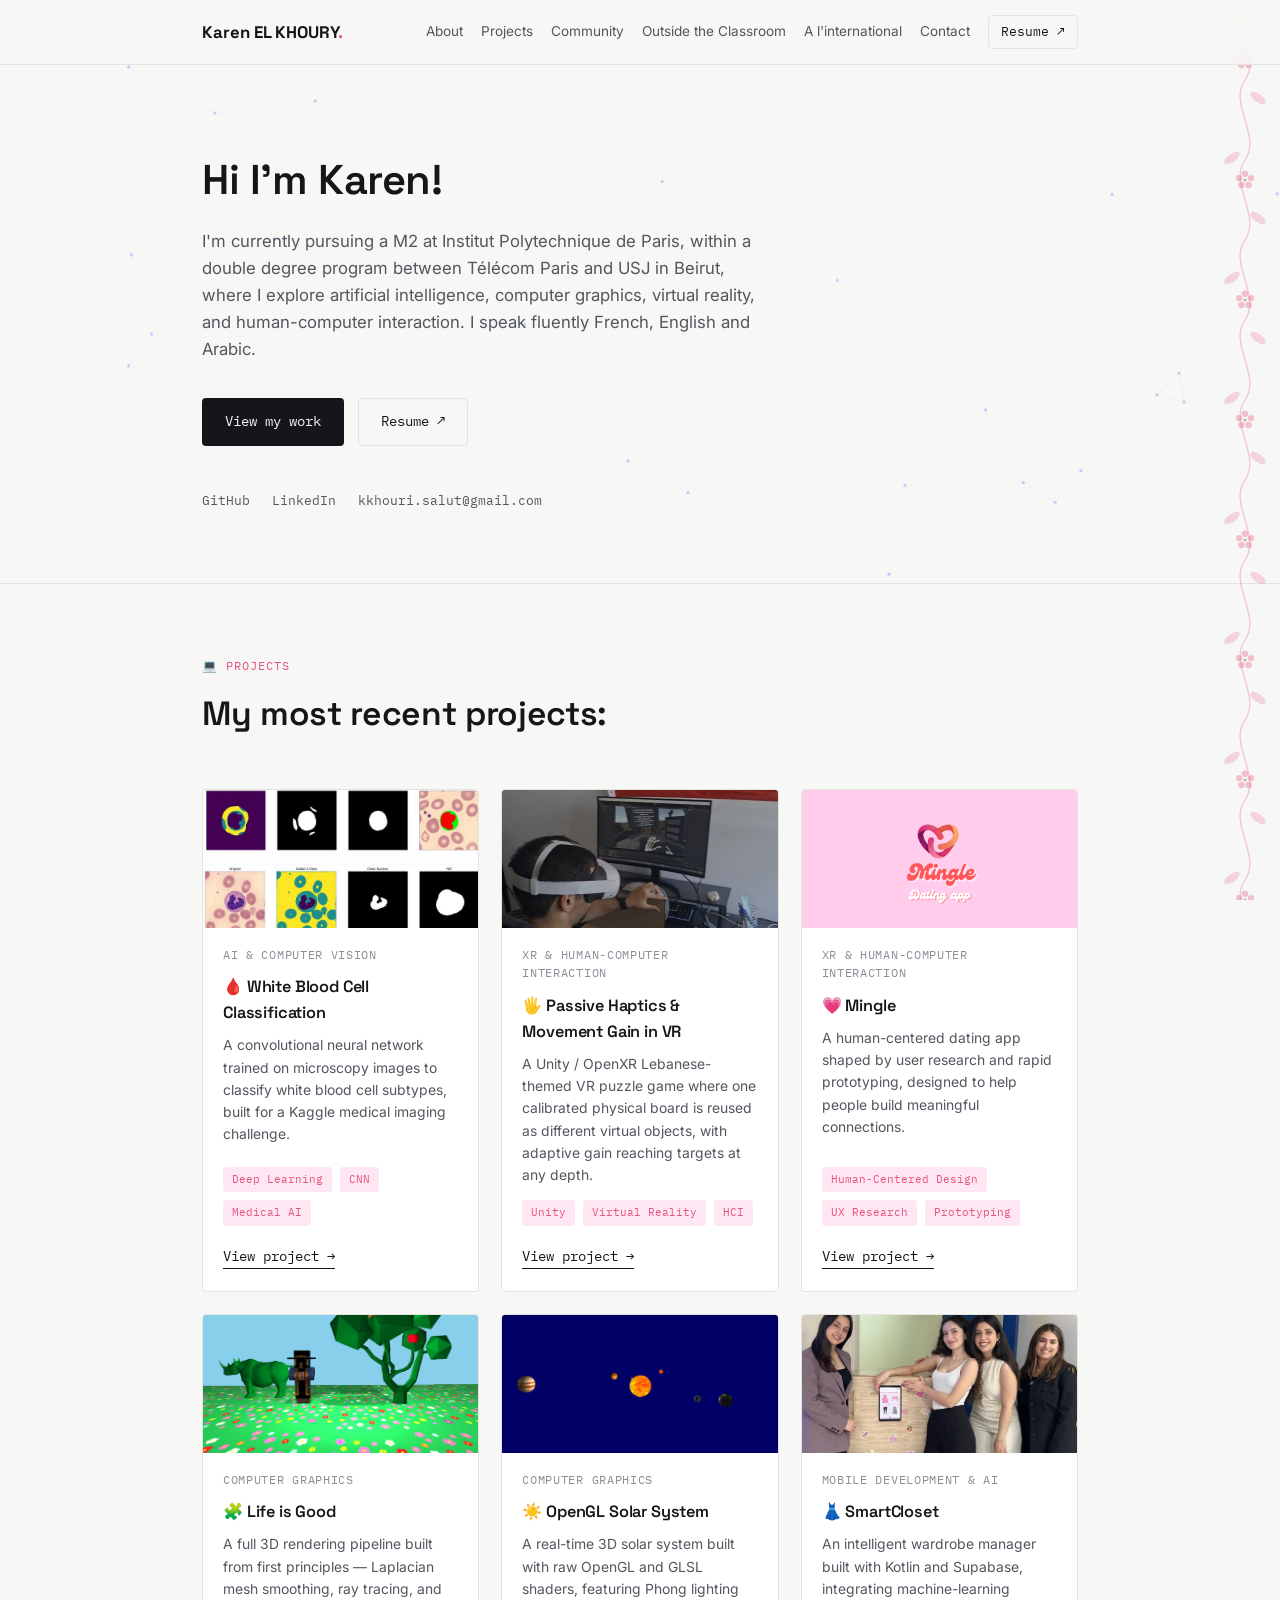
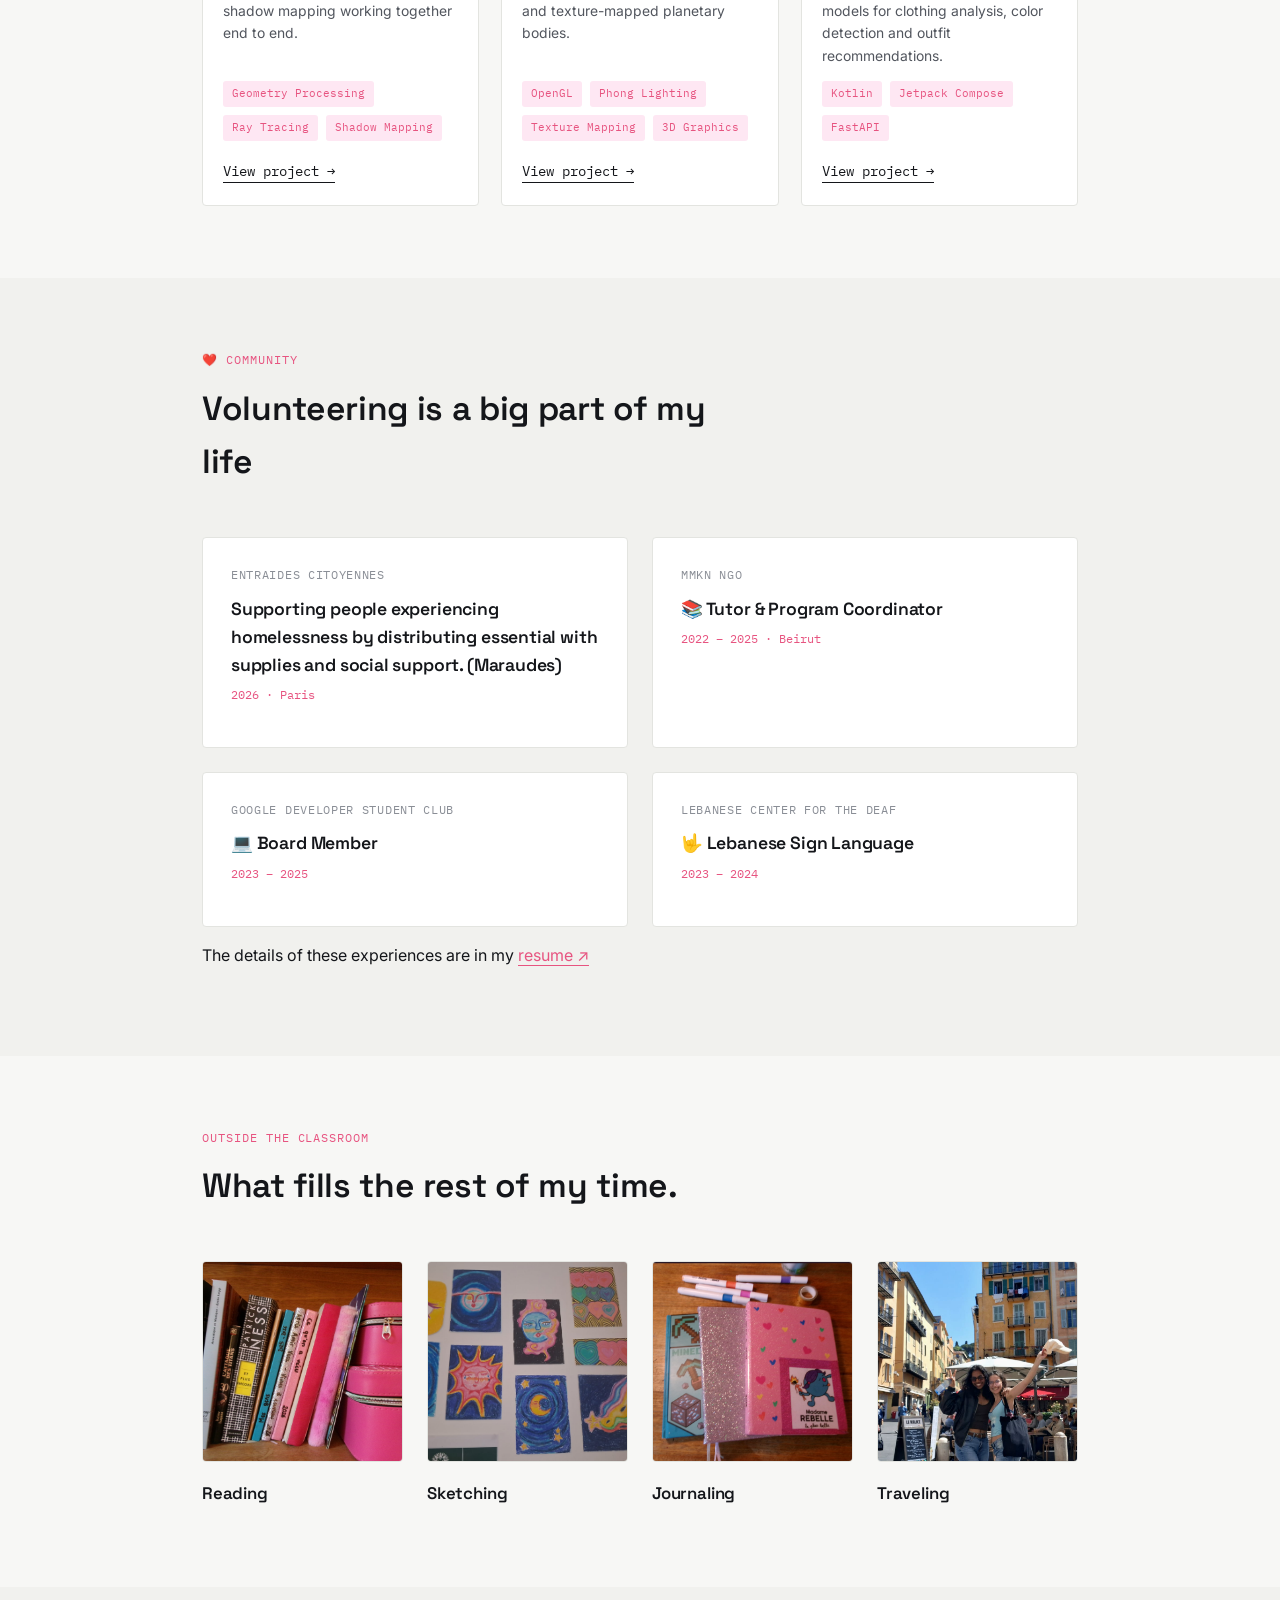
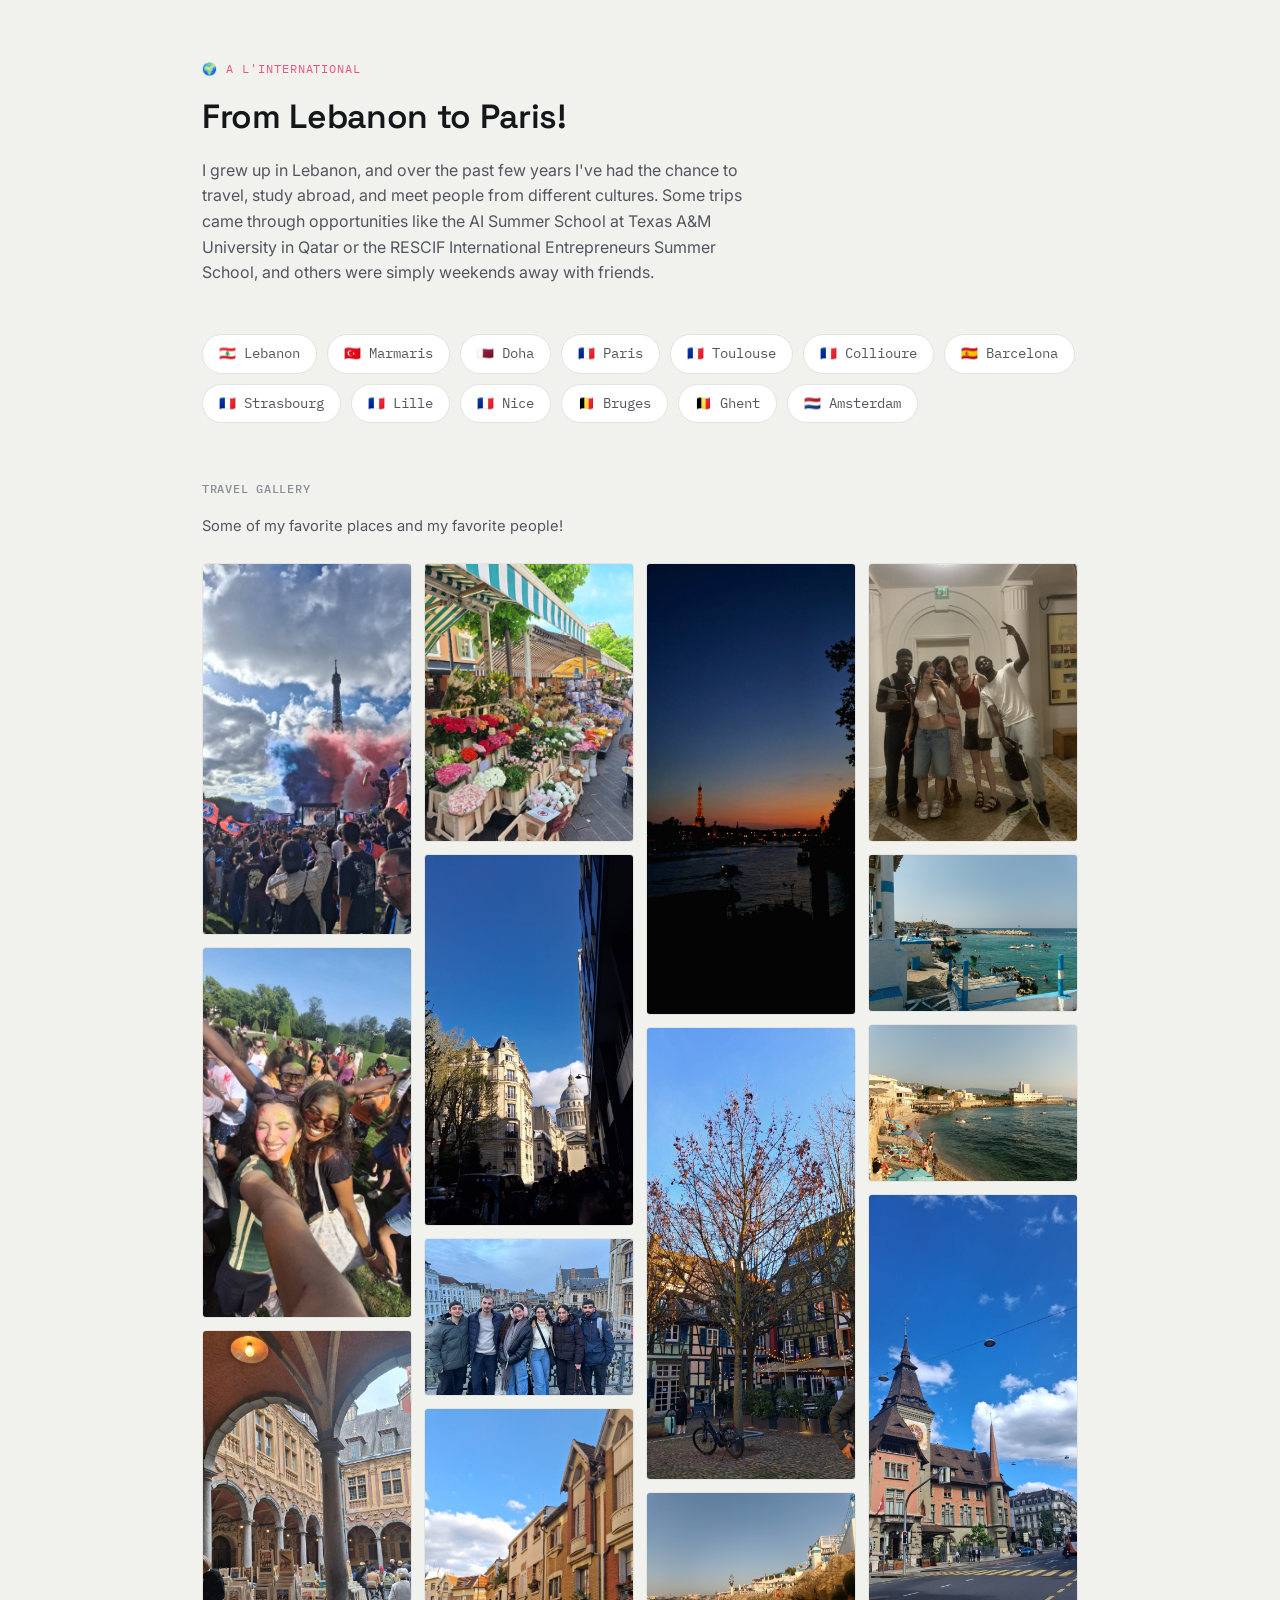
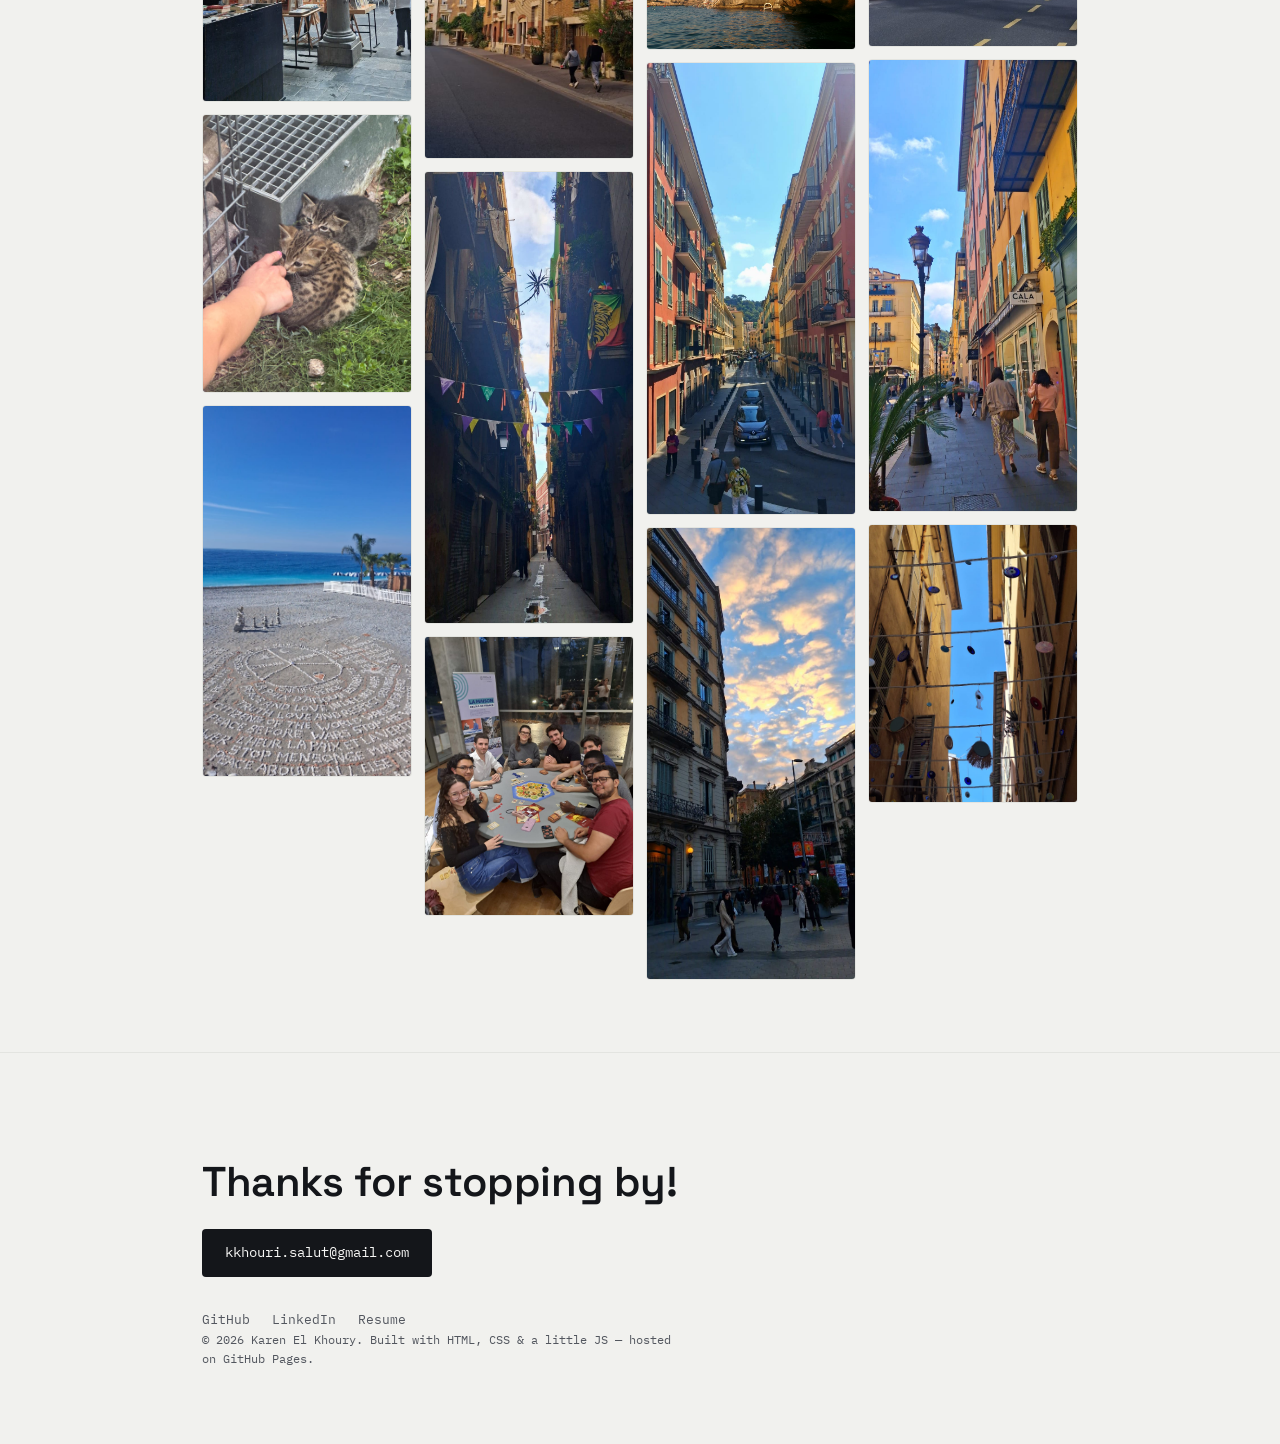
<file: index.html>
<!DOCTYPE html>
<html lang="en">

<head>
  <meta charset="UTF-8">
  <meta name="viewport" content="width=device-width, initial-scale=1.0">
  <title>Karen El Khoury, Portfolio</title>
  <meta name="description"
    content="Portfolio of Karen El Khoury — computer science engineer working across AI, extended reality, and computer graphics, with a life outside the keyboard too.">

  <link rel="preconnect" href="https://fonts.googleapis.com">
  <link rel="preconnect" href="https://fonts.gstatic.com" crossorigin>
  <link
    href="https://fonts.googleapis.com/css2?family=Space+Grotesk:wght@500;600;700&family=Inter:wght@400;500;600&family=IBM+Plex+Mono:wght@400;500&family=Fraunces:ital,opsz,wght@0,9..144,400;0,9..144,500;1,9..144,400&display=swap"
    rel="stylesheet">

  <link rel="stylesheet" href="css/style.css">
</head>

<body>

  <div class="floral-border" aria-hidden="true"></div>

  <!-- ================= NAV ================= -->
  <header class="site-nav">
    <div class="nav-inner">
      <a href="#top" class="nav-mark">Karen EL KHOURY<span class="dot">.</span></a>
      <nav class="nav-links" id="navLinks">
        <a href="#about">About</a>
        <a href="#build">Projects</a>
        <a href="#care">Community</a>
        <a href="#outside">Outside the Classroom</a>
        <a href="#been">A l'international</a>
        <a href="#contact">Contact</a>
        <a href="assets/resume.pdf" class="nav-resume" target="_blank" rel="noopener">Resume ↗</a>
      </nav>
      <button class="nav-toggle" id="navToggle" aria-label="Toggle menu" aria-expanded="false">
        <span></span><span></span><span></span>
      </button>
    </div>
  </header>

  <!-- ================= HERO ================= -->
  <section class="hero" id="top">
    <canvas id="meshCanvas" class="mesh-canvas" aria-hidden="true"></canvas>
    <div class="hero-inner">
      <div class="hero-grid">
        <div class="hero-text">
          <h1 class="hero-title">Hi I'm Karen! </h1>
          <p class="hero-sub">
            I'm currently pursuing a M2 at Institut Polytechnique de Paris, within a double degree program between
            Télécom Paris and USJ in Beirut, where I explore
            artificial intelligence, computer graphics, virtual reality, and human-computer interaction.
            I speak fluently French, English and Arabic.
          </p>


          <div class="hero-actions">
            <a href="#build" class="btn btn-primary">View my work</a>
            <a href="assets/resume.pdf" class="btn btn-ghost" target="_blank" rel="noopener">Resume ↗</a>
          </div>
          <div class="hero-links">
            <a href="https://github.com/KarenKhou" target="_blank" rel="noopener">GitHub</a>
            <a href="https://www.linkedin.com/in/karen-kh2003" target="_blank" rel="noopener">LinkedIn</a>
            <a href="mailto:kkhouri.salut@gmail.com">kkhouri.salut@gmail.com</a>
          </div>
        </div>
      </div>
    </div>
  </section>

  <!-- ================= WHAT I BUILD ================= -->
  <section class="section" id="build">
    <div class="section-inner">
      <div class="section-head">
        <p class="eyebrow">💻 Projects</p>
        <h2>My most recent projects:</h2>
      </div>

      <div class="project-grid">

        <!-- 1 -->
        <article class="card">
          <div class="card-media">
            <img src="assets/img/projects/wbc/fig3-multiotsu-pipeline.jpg"
              alt="White blood cell segmentation pipeline showing original image, thresholding, and final overlay">
          </div>
          <div class="card-body">
            <p class="card-cat">AI &amp; Computer Vision</p>
            <h3 class="card-title">🩸 White Blood Cell Classification</h3>
            <p class="card-desc">A convolutional neural network trained on microscopy images to classify white
              blood cell subtypes, built for a Kaggle medical imaging challenge.</p>
            <ul class="tags">
              <li>Deep Learning</li>
              <li>CNN</li>
              <li>Medical AI</li>
            </ul>
            <a href="projects/white-blood-cell-classification.html" class="card-link">View project →</a>
          </div>
        </article>

        <!-- 2 -->
        <!-- <article class="card">
          <div class="card-media">
            <img src="assets/img/projects/artvsfig/absfig.png"
              alt="Bar chart comparing balanced accuracy across four approaches: hand-crafted 0.814, CNN 0.949, CLIP 0.970, DINOv2 0.963">
          </div>
          <div class="card-body">
            <p class="card-cat">AI &amp; Computer Vision</p>
            <h3 class="card-title">🎨 Abstract vs. Figurative Art Classification</h3>
            <p class="card-desc">Four approaches compared side by side — hand-crafted features, CNN transfer
              learning, CLIP, and DINOv2 — reaching 97% balanced accuracy on 8,100 paintings.</p>
            <ul class="tags">
              <li>Machine Learning</li>
              <li>CNN</li>
              <li>SVM</li>
              <li>OpenCLIP</li>
              <li>DINOv2</li>
            </ul>
            <a href="projects/abstract-vs-figurative.html" class="card-link">View project →</a>
          </div>
        </article> -->

        <!-- 3 -->
        <article class="card">
          <div class="card-media">
            <img src="assets/img/projects/vr/fig2-calibration-scene.jpg"
              alt="Person wearing a VR headset with a monitor showing the calibration scene and hand-tracking overlay">
          </div>
          <div class="card-body">
            <p class="card-cat">XR &amp; Human-Computer Interaction</p>
            <h3 class="card-title">🖐️ Passive Haptics &amp; Movement Gain in VR</h3>
            <p class="card-desc">A Unity / OpenXR Lebanese-themed VR puzzle game where one calibrated physical
              board is reused as different virtual objects, with adaptive gain reaching targets at any depth.</p>
            <ul class="tags">
              <li>Unity</li>
              <li>Virtual Reality</li>
              <li>HCI</li>
            </ul>
            <a href="projects/passive-haptics-vr.html" class="card-link">View project →</a>
          </div>
        </article>

        <!-- 4: Mingle -->
        <article class="card">
          <div class="card-media">
            <img src="assets/img/projects/mingle/mingle-main.png" alt="Mingle app screenshot">
          </div>
          <div class="card-body">
            <p class="card-cat">XR &amp; Human-Computer Interaction</p>
            <h3 class="card-title">💗 Mingle</h3>
            <p class="card-desc">A human-centered dating app shaped by user research and rapid prototyping,
              designed to help people build meaningful connections.</p>
            <ul class="tags">
              <li>Human-Centered Design</li>
              <li>UX Research</li>
              <li>Prototyping</li>
            </ul>
            <a href="projects/mingle.html" class="card-link">View project →</a>
          </div>
        </article>

        <!-- 5: Life is Good -->
        <article class="card">
          <div class="card-media">
            <img src="assets/img/projects/lifeisgood/ss.png" alt="Life is Good rendering pipeline screenshot">
          </div>
          <div class="card-body">
            <p class="card-cat">Computer Graphics</p>
            <h3 class="card-title">🧩 Life is Good</h3>
            <p class="card-desc">A full 3D rendering pipeline built from first principles — Laplacian mesh
              smoothing, ray tracing, and shadow mapping working together end to end.</p>
            <ul class="tags">
              <li>Geometry Processing</li>
              <li>Ray Tracing</li>
              <li>Shadow Mapping</li>
            </ul>
            <a href="projects/lifeisgood.html" class="card-link">View project →</a>
          </div>
        </article>

        <!-- 6: OpenGL Solar System -->
        <article class="card">
          <div class="card-media">
            <img src="assets/img/projects/solarsystem/solar.png" alt="OpenGL solar system render">
          </div>
          <div class="card-body">
            <p class="card-cat">Computer Graphics</p>
            <h3 class="card-title">☀️ OpenGL Solar System</h3>
            <p class="card-desc">A real-time 3D solar system built with raw OpenGL and GLSL shaders, featuring
              Phong lighting and texture-mapped planetary bodies.</p>
            <ul class="tags">
              <li>OpenGL</li>
              <li>Phong Lighting</li>
              <li>Texture Mapping</li>
              <li>3D Graphics</li>
            </ul>
            <a href="projects/solarsystem.html" class="card-link">View project →</a>
          </div>
        </article>

        <!-- 7: SmartCloset -->
        <article class="card">
          <div class="card-media">
            <img src="assets/img/projects/smartcloset/smartclosetcrop.png" alt="Smart Closet ">
          </div>
          <div class="card-body">
            <p class="card-cat">Mobile Development &amp; AI</p>
            <h3 class="card-title">👗 SmartCloset</h3>
            <p class="card-desc">An intelligent wardrobe manager built with Kotlin and Supabase,
              integrating machine-learning models for clothing analysis, color detection and outfit
              recommendations.</p>
            <ul class="tags">
              <li>Kotlin</li>
              <li>Jetpack Compose</li>
              <li>FastAPI</li>
            </ul>
            <a href="projects/smartcloset.html" class="card-link">View project →</a>
          </div>
        </article>

      </div>
    </div>
  </section>

  <!-- ================= WHAT I CARE ABOUT ================= -->
  <!-- ================= COMMUNITY ================= -->
  <section class="section section-alt" id="care">
    <div class="section-inner">

      <div class="section-head">
        <p class="eyebrow">❤️ Community</p>
        <h2>Volunteering is a big part of my life</h2>
      </div>

      <div class="care-grid">

        <article class="care-card">
          <p class="care-org">Entraides Citoyennes </p>
          <h3> Supporting people experiencing homelessness by distributing essential with supplies and social support. (Maraudes)</h3>
          <p class="care-when">2026 · Paris</p>
        </article>

        <article class="care-card">
          <p class="care-org">Mmkn NGO</p>
          <h3>📚 Tutor & Program Coordinator</h3>
          <p class="care-when">2022 – 2025 · Beirut</p>
        </article>

        

        <article class="care-card">
          <p class="care-org">Google Developer Student Club</p>
          <h3>💻 Board Member</h3>
          <p class="care-when">2023 – 2025</p>
        </article>

        <article class="care-card">
          <p class="care-org">Lebanese Center for the Deaf</p>
          <h3>🤟 Lebanese Sign Language</h3>
          <p class="care-when">2023 – 2024</p>
        </article>

      </div>

      <p class="community-note">
        The details of these experiences are in my
        <a href="assets/resume.pdf" target="_blank" rel="noopener" class="inline-link">
          resume ↗
        </a>
      </p>

    </div>
  </section>

  <!-- ================= OUTSIDE THE CLASSROOM ================= -->
  <section class="section" id="outside">
    <div class="section-inner">
      <div class="section-head">
        <p class="eyebrow">Outside the classroom</p>
        <h2>What fills the rest of my time.</h2>
      </div>

      <div class="outside-grid">

        <article class="outside-card">
          <div class="photo-frame outside-photo">
            <img src="assets/img/b.png" alt="sketches">
          </div>
          <h3>Reading</h3>
        </article>

        <article class="outside-card">
          <div class="photo-frame outside-photo">
            <img src="assets/img/a.jpeg" alt="sketches">
          </div>
          <h3>Sketching</h3>

        </article>

        <article class="outside-card">
           <div class="photo-frame outside-photo">
            <img src="assets/img/c.png" alt="sketches">
          </div>
          <h3>Journaling</h3>
        </article>

        <article class="outside-card">
          <div class="photo-frame outside-photo">
            <img src="assets/img/61.jpeg" alt="sketches">
          </div>
          <h3>Traveling</h3>

        </article>

      </div>
    </div>
  </section>

  <!-- ================= WHERE I'VE BEEN ================= -->
  <section class="section section-alt" id="been">
    <div class="section-inner">

      <div class="section-head">
        <p class="eyebrow">🌍 A l'international</p>

        <h2>From Lebanon to Paris!</h2>

        <p class="section-lede">
          I grew up in Lebanon, and over the past few years I've had the chance
          to travel, study abroad, and meet people from different cultures.
          Some trips came through opportunities like the AI Summer School at
          Texas A&amp;M University in Qatar or the RESCIF International
          Entrepreneurs Summer School, and others were simply weekends away
          with friends.
        </p>
      </div>

      <div class="travel-block">
        <ul class="travel-chips">
          <li>🇱🇧 Lebanon</li>
          <li>🇹🇷 Marmaris</li>
          <li>🇶🇦 Doha</li>
          <li>🇫🇷 Paris</li>
          <li>🇫🇷 Toulouse</li>
          <li>🇫🇷 Collioure</li>
          <li>🇪🇸 Barcelona</li>
          <li>🇫🇷 Strasbourg</li>
          <li>🇫🇷 Lille</li>
          <li>🇫🇷 Nice</li>
          <li>🇧🇪 Bruges</li>
          <li>🇧🇪 Ghent</li>
          <li>🇳🇱 Amsterdam</li>
        </ul>
      </div>
      <div class="gallery-block">
        <h3 class="travel-title">Travel Gallery</h3>
        <p class="gallery-lede">Some of my favorite places and my favorite people!</p>
        <div class="gallery-grid">
          <figure class="gallery-item tile-tall">
            <div class="photo-frame"><img src="assets/img/1.jpeg" alt="Travel memory"></div>
          </figure>
          <figure class="gallery-item tile-square">
            <div class="photo-frame"><img src="assets/img/2.jpeg" alt="Travel memory"></div>
          </figure>
          <figure class="gallery-item tile-wide">
            <div class="photo-frame"><img src="assets/img/4.jpeg" alt="Travel memory"></div>
          </figure>
          <figure class="gallery-item tile-square">
            <div class="photo-frame"><img src="assets/img/3.jpeg" alt="Travel memory"></div>
          </figure>
          <figure class="gallery-item tile-square">
            <div class="photo-frame"><img src="assets/img/5.jpeg" alt="Travel memory"></div>
          </figure>
          <figure class="gallery-item tile-square">
            <div class="photo-frame"><img src="assets/img/6.jpeg" alt="Travel memory"></div>
          </figure>
          <figure class="gallery-item tile-wide">
            <div class="photo-frame"><img src="assets/img/7.jpeg" alt="Travel memory"></div>
          </figure>
          <figure class="gallery-item tile-tall">
            <div class="photo-frame"><img src="assets/img/8.jpeg" alt="Travel memory"></div>
          </figure>
          <figure class="gallery-item tile-square">
            <div class="photo-frame"><img src="assets/img/9.jpeg" alt="Travel memory"></div>
          </figure>
          <figure class="gallery-item tile-tall">
            <div class="photo-frame"><img src="assets/img/10.jpeg" alt="Travel memory"></div>
          </figure>
          <figure class="gallery-item tile-square">
            <div class="photo-frame"><img src="assets/img/11.jpeg" alt="Travel memory"></div>
          </figure>
          <figure class="gallery-item tile-wide">
            <div class="photo-frame"><img src="assets/img/12.jpeg" alt="Travel memory"></div>
          </figure>
          <figure class="gallery-item tile-square">
            <div class="photo-frame"><img src="assets/img/13.jpeg" alt="Travel memory"></div>
          </figure>
          <figure class="gallery-item tile-tall">
            <div class="photo-frame"><img src="assets/img/15.jpeg" alt="Travel memory"></div>
          </figure>
          <figure class="gallery-item tile-square">
            <div class="photo-frame"><img src="assets/img/14.jpeg" alt="Travel memory"></div>
          </figure>
          <figure class="gallery-item tile-tall">
            <div class="photo-frame"><img src="assets/img/16.jpeg" alt="Travel memory"></div>
          </figure>

          <figure class="gallery-item tile-square">
            <div class="photo-frame"><img src="assets/img/17.jpeg" alt="Travel memory"></div>
          </figure>

          <figure class="gallery-item tile-square">
            <div class="photo-frame"><img src="assets/img/18.jpeg" alt="Travel memory"></div>
          </figure>



          <figure class="gallery-item tile-square">
            <div class="photo-frame"><img src="assets/img/20.jpeg" alt="Travel memory"></div>
          </figure>




          <figure class="gallery-item tile-tall">
            <div class="photo-frame"><img src="assets/img/23.jpeg" alt="Travel memory"></div>
          </figure>

          <figure class="gallery-item tile-wide">
            <div class="photo-frame"><img src="assets/img/24.jpeg" alt="Travel memory"></div>
          </figure>

          <figure class="gallery-item tile-square">
            <div class="photo-frame"><img src="assets/img/25.jpeg" alt="Travel memory"></div>
          </figure>


        </div>
      </div>
    </div>
  </section>



  <!-- ================= CONTACT / FOOTER ================= -->
  <footer class="footer" id="contact">
    <div class="footer-inner">
      <h2>Thanks for stopping by! </h2>
      <a href="mailto:kkhouri.salut@gmail.com" class="btn btn-primary">kkhouri.salut@gmail.com</a>
      <div class="footer-links">
        <a href="https://github.com/KarenKhou" target="_blank" rel="noopener">GitHub</a>
        <a href="https://www.linkedin.com/in/karen-kh2003" target="_blank" rel="noopener">LinkedIn</a>
        <a href="assets/resume.pdf" target="_blank" rel="noopener">Resume</a>
      </div>
      <p class="footer-copy">© <span id="year"></span> Karen El Khoury. Built with HTML, CSS &amp; a little JS —
        hosted on GitHub Pages.</p>
    </div>
  </footer>

  <script src="js/main.js"></script>
</body>

</html>
</file>
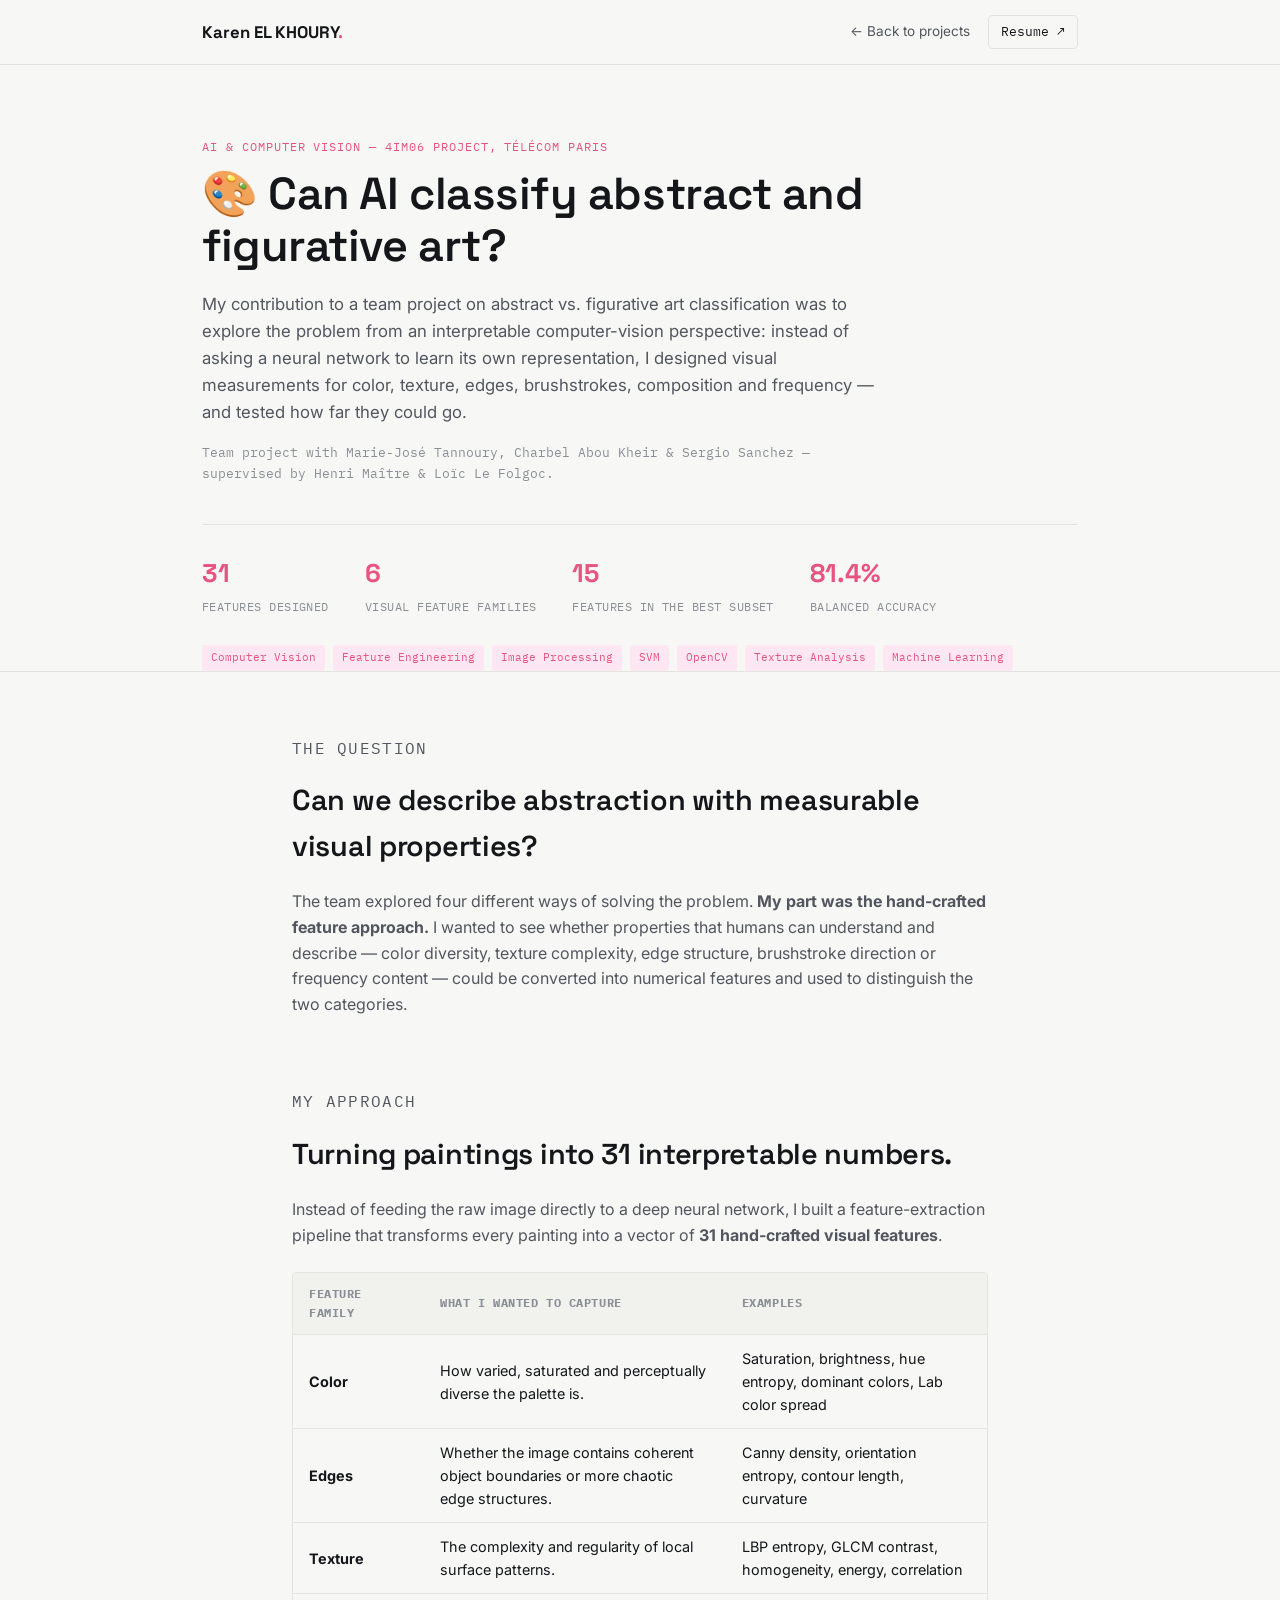
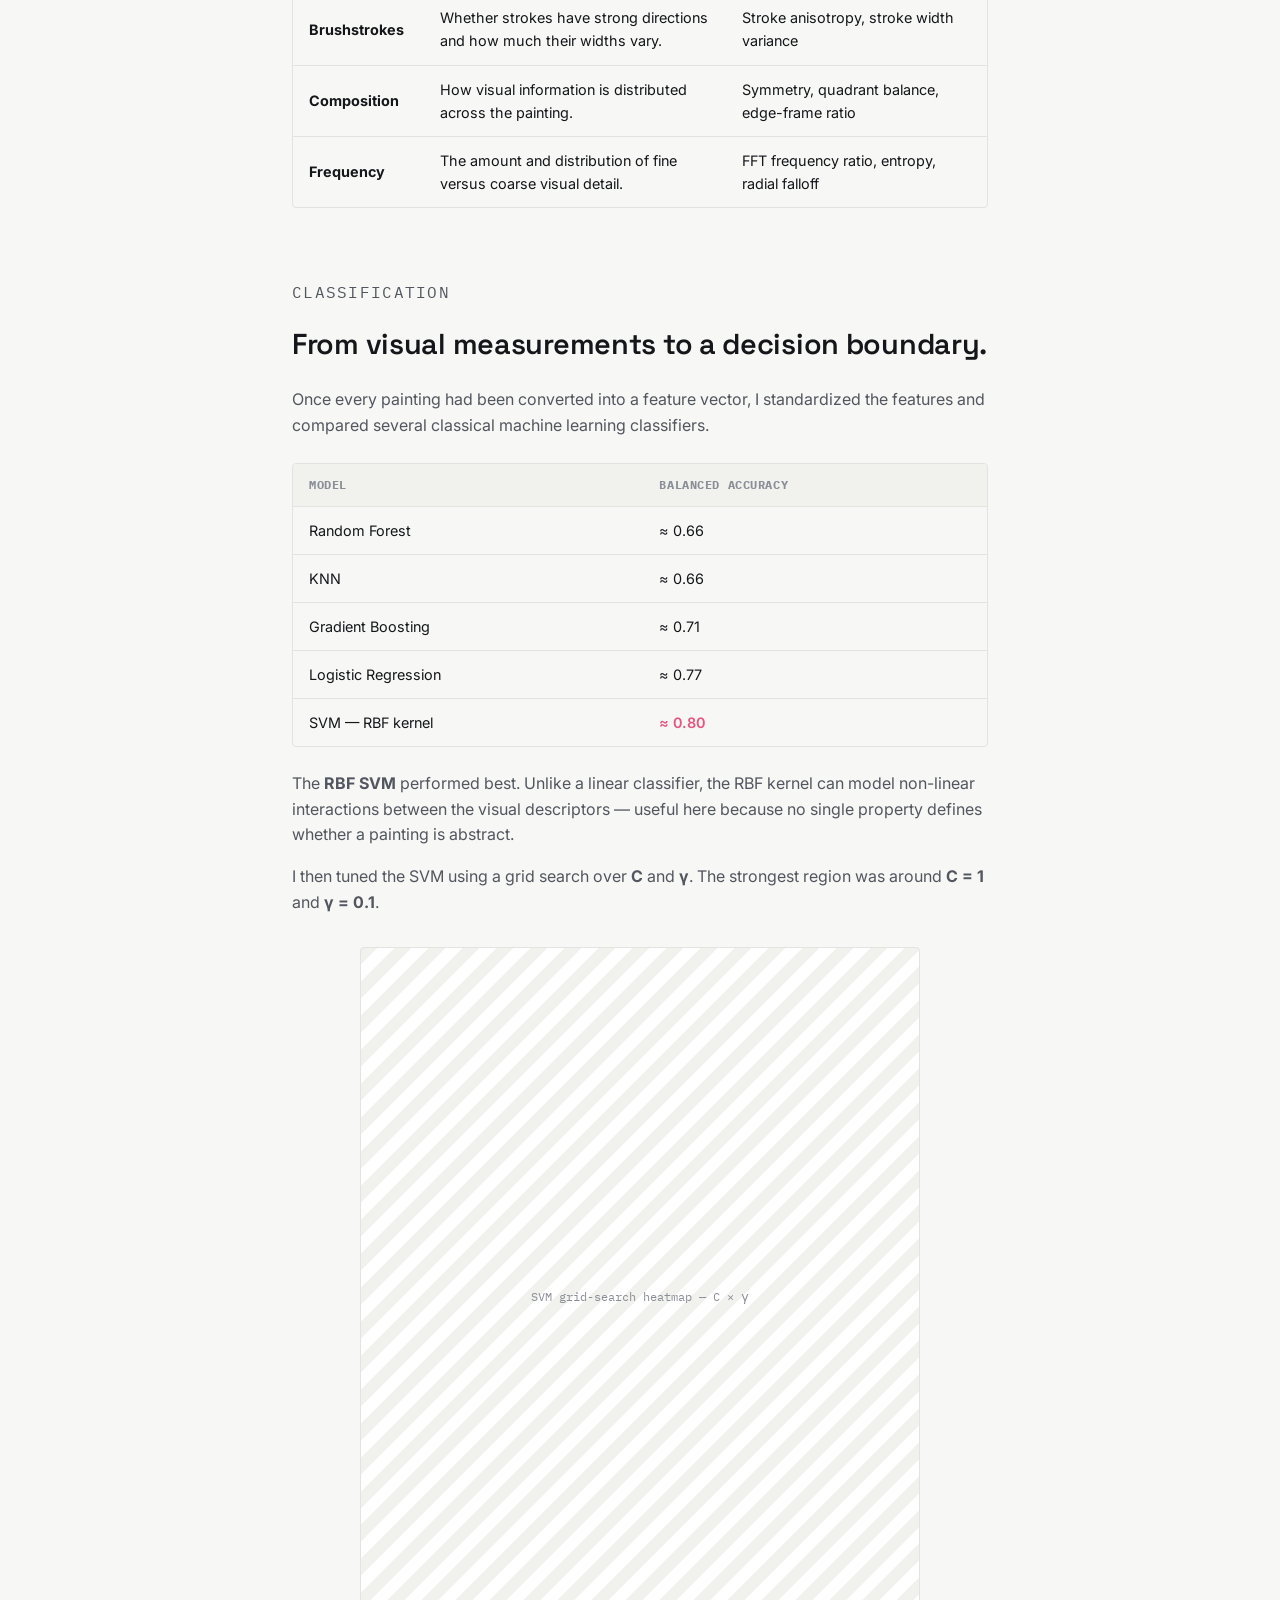
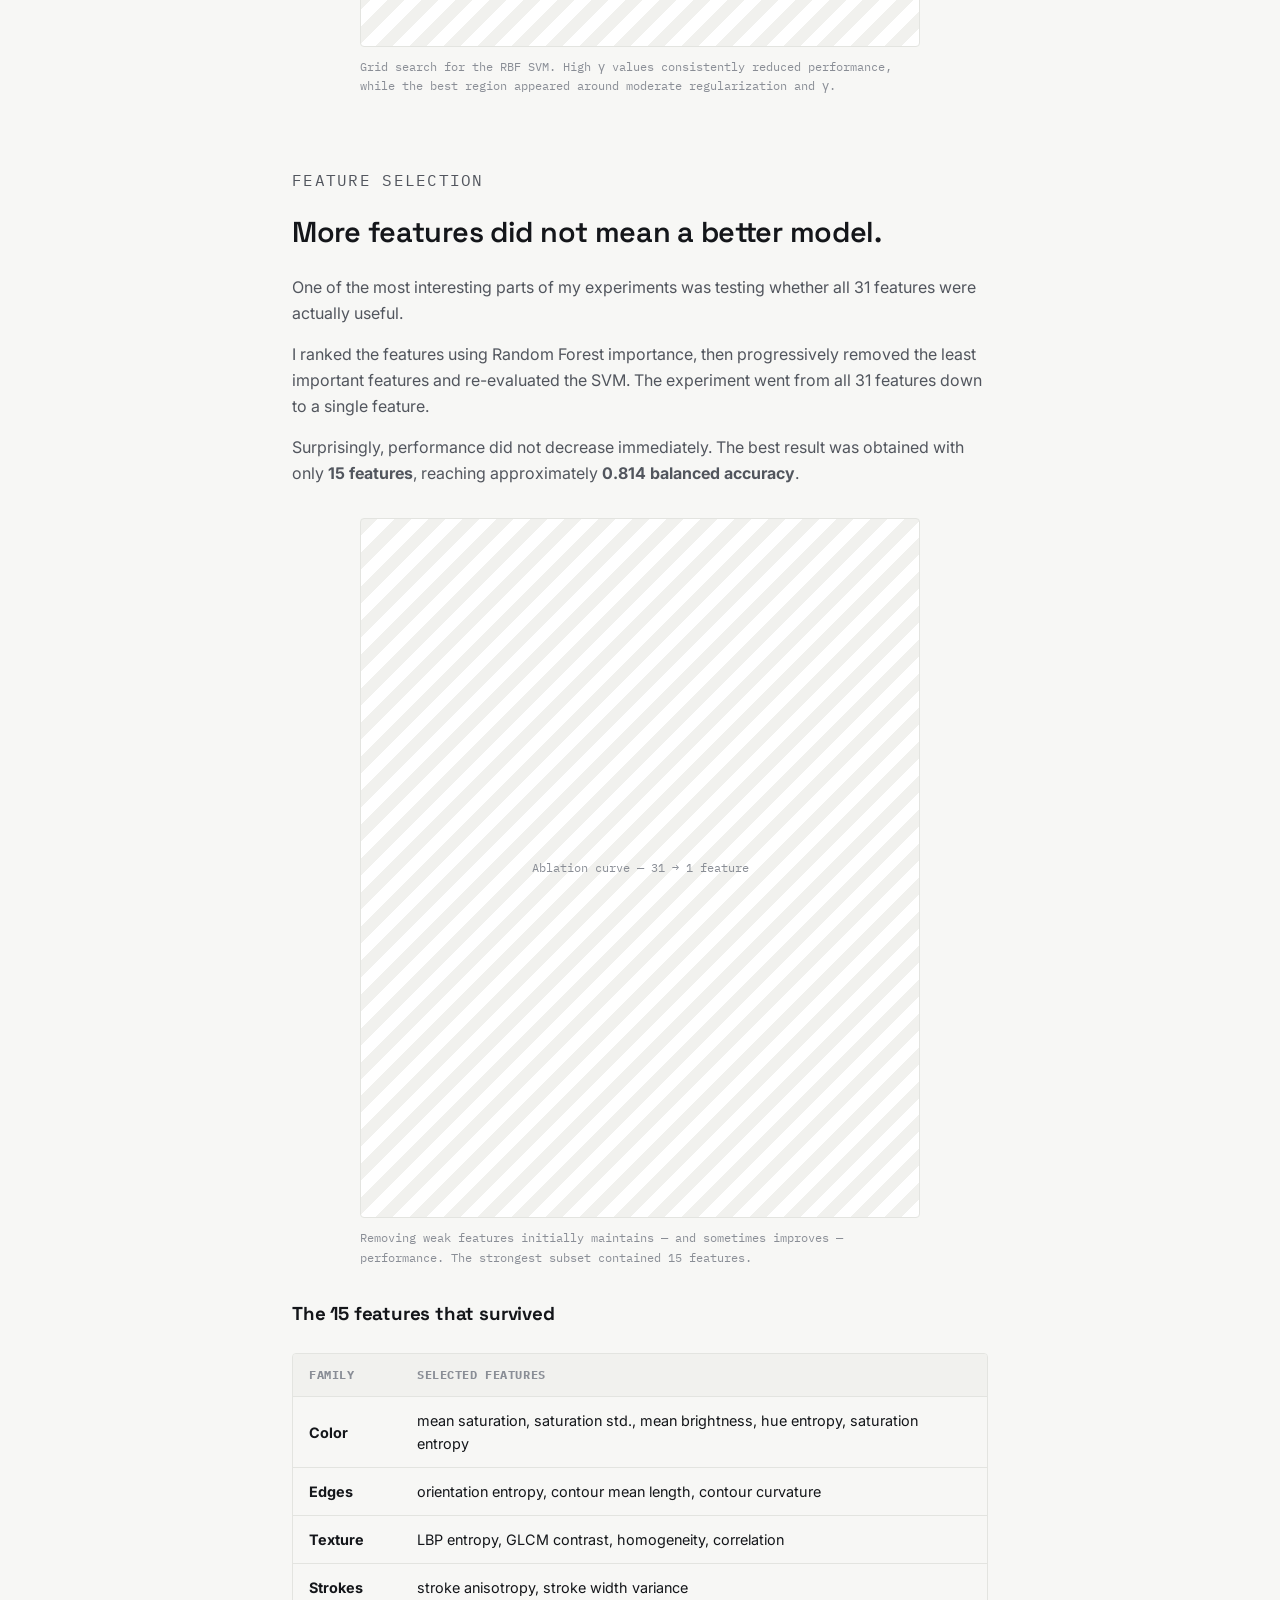
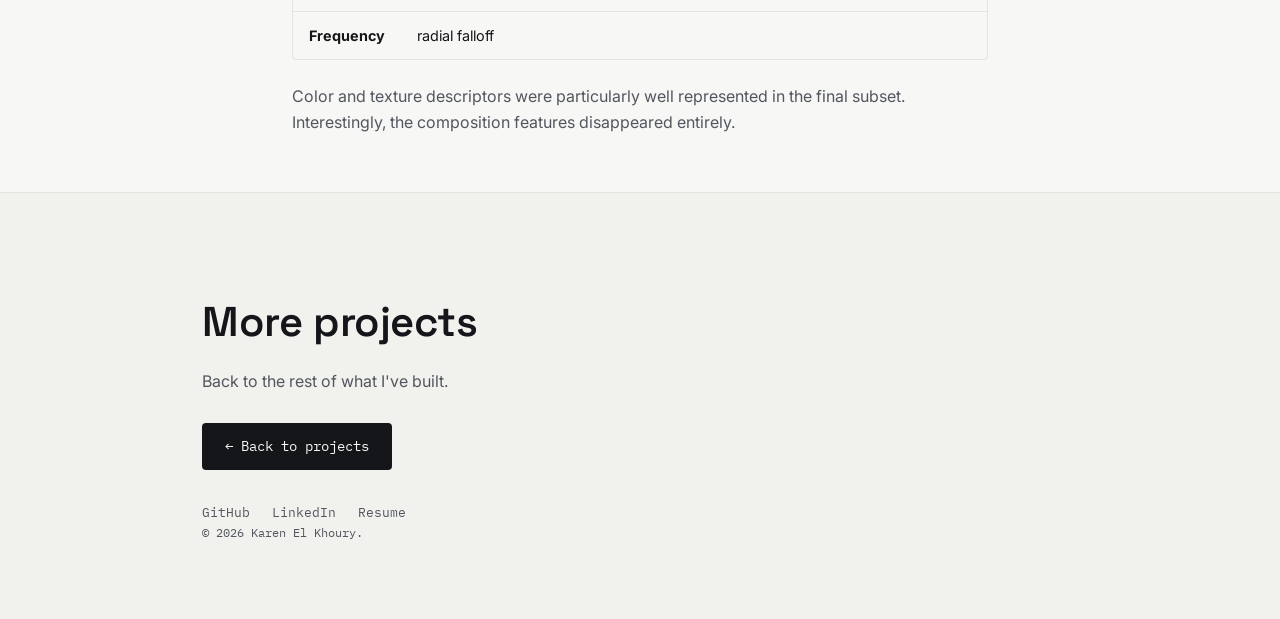
<file: projects/abstract-vs-figurative.html>
<!DOCTYPE html>
<html lang="en">
<head>
  <meta charset="UTF-8">
  <meta name="viewport" content="width=device-width, initial-scale=1.0">

  <title>Hand-Crafted Visual Features for Art Classification — Karen El Khoury</title>
  <meta
    name="description"
    content="My contribution to a computer vision project on abstract vs. figurative art: designing 31 interpretable visual features and evaluating them with machine learning."
  >

  <link rel="preconnect" href="https://fonts.googleapis.com">
  <link rel="preconnect" href="https://fonts.gstatic.com" crossorigin>
  <link
    href="https://fonts.googleapis.com/css2?family=Space+Grotesk:wght@500;600;700&family=Inter:wght@400;500;600&family=IBM+Plex+Mono:wght@400;500&family=Fraunces:ital,opsz,wght@0,9..144,400;0,9..144,500;1,9..144,400&display=swap"
    rel="stylesheet"
  >

  <link rel="stylesheet" href="../css/style.css">
</head>

<body>

<!-- ================= NAV ================= -->
<header class="site-nav">
  <div class="nav-inner">

    <a href="../index.html#top" class="nav-mark">
      Karen EL KHOURY<span class="dot">.</span>
    </a>

    <nav class="nav-links" id="navLinks">
      <a href="../index.html#build">← Back to projects</a>
      <a
        href="../assets/resume.pdf"
        class="nav-resume"
        target="_blank"
        rel="noopener"
      >
        Resume ↗
      </a>
    </nav>

    <button
      class="nav-toggle"
      id="navToggle"
      aria-label="Toggle menu"
      aria-expanded="false"
    >
      <span></span>
      <span></span>
      <span></span>
    </button>

  </div>
</header>


<!-- ================= PROJECT HERO ================= -->
<section class="proj-hero">

  <div class="section-inner">

    <p class="eyebrow">
      AI &amp; Computer Vision — 4IM06 Project, Télécom Paris
    </p>

    <h1 class="proj-title">
      🎨 Can AI classify abstract and figurative art?
    </h1>

    <p class="proj-lede">
      My contribution to a team project on abstract vs. figurative art
      classification was to explore the problem from an interpretable
      computer-vision perspective: instead of asking a neural network to
      learn its own representation, I designed visual measurements for
      color, texture, edges, brushstrokes, composition and frequency —
      and tested how far they could go.
    </p>

    <p class="proj-team">
      Team project with Marie-José Tannoury, Charbel Abou Kheir &amp;
      Sergio Sanchez — supervised by Henri Maître &amp; Loïc Le Folgoc.
    </p>


    <div class="proj-stats">

      <div class="proj-stat">
        <span class="proj-stat-num">31</span>
        <span class="proj-stat-label">features designed</span>
      </div>

      <div class="proj-stat">
        <span class="proj-stat-num">6</span>
        <span class="proj-stat-label">visual feature families</span>
      </div>

      <div class="proj-stat">
        <span class="proj-stat-num">15</span>
        <span class="proj-stat-label">features in the best subset</span>
      </div>

      <div class="proj-stat">
        <span class="proj-stat-num">81.4%</span>
        <span class="proj-stat-label">balanced accuracy</span>
      </div>

    </div>


    <ul class="tags proj-tags">
      <li>Computer Vision</li>
      <li>Feature Engineering</li>
      <li>Image Processing</li>
      <li>SVM</li>
      <li>OpenCV</li>
      <li>Texture Analysis</li>
      <li>Machine Learning</li>
    </ul>

  </div>

</section>


<!-- ================= CONTENT ================= -->
<article class="proj-content">

  <div class="section-inner proj-content-inner">


    <!-- ================= THE QUESTION ================= -->
    <section class="proj-section">

      <p class="proj-kicker">The question</p>

      <h2>
        Can we describe abstraction with measurable visual properties?
      </h2>

      <p>
        The team explored four different ways of solving the problem.
        <strong>My part was the hand-crafted feature approach.</strong>
        I wanted to see whether properties that humans can understand and
        describe — color diversity, texture complexity, edge structure,
        brushstroke direction or frequency content — could be converted
        into numerical features and used to distinguish the two categories.
      </p>

    </section>


    <!-- ================= MY APPROACH ================= -->
    <section class="proj-section">

      <p class="proj-kicker">My approach</p>

      <h2>
        Turning paintings into 31 interpretable numbers.
      </h2>

      <p>
        Instead of feeding the raw image directly to a deep neural network,
        I built a feature-extraction pipeline that transforms every painting
        into a vector of <strong>31 hand-crafted visual features</strong>.
      </p>


      <div class="proj-table-wrap">

        <table class="proj-table">

          <thead>
            <tr>
              <th>Feature family</th>
              <th>What I wanted to capture</th>
              <th>Examples</th>
            </tr>
          </thead>

          <tbody>

            <tr>
              <td><strong>Color</strong></td>
              <td>
                How varied, saturated and perceptually diverse the palette is.
              </td>
              <td>
                Saturation, brightness, hue entropy,
                dominant colors, Lab color spread
              </td>
            </tr>

            <tr>
              <td><strong>Edges</strong></td>
              <td>
                Whether the image contains coherent object boundaries
                or more chaotic edge structures.
              </td>
              <td>
                Canny density, orientation entropy,
                contour length, curvature
              </td>
            </tr>

            <tr>
              <td><strong>Texture</strong></td>
              <td>
                The complexity and regularity of local surface patterns.
              </td>
              <td>
                LBP entropy, GLCM contrast,
                homogeneity, energy, correlation
              </td>
            </tr>

            <tr>
              <td><strong>Brushstrokes</strong></td>
              <td>
                Whether strokes have strong directions and
                how much their widths vary.
              </td>
              <td>
                Stroke anisotropy, stroke width variance
              </td>
            </tr>

            <tr>
              <td><strong>Composition</strong></td>
              <td>
                How visual information is distributed across the painting.
              </td>
              <td>
                Symmetry, quadrant balance,
                edge-frame ratio
              </td>
            </tr>

            <tr>
              <td><strong>Frequency</strong></td>
              <td>
                The amount and distribution of fine versus
                coarse visual detail.
              </td>
              <td>
                FFT frequency ratio, entropy,
                radial falloff
              </td>
            </tr>

          </tbody>

        </table>

      </div>

    </section>


    <!-- ================= CLASSIFICATION ================= -->
    <section class="proj-section">

      <p class="proj-kicker">Classification</p>

      <h2>
        From visual measurements to a decision boundary.
      </h2>

      <p>
        Once every painting had been converted into a feature vector, I
        standardized the features and compared several classical machine
        learning classifiers.
      </p>


      <div class="proj-table-wrap">

        <table class="proj-table">

          <thead>
            <tr>
              <th>Model</th>
              <th>Balanced accuracy</th>
            </tr>
          </thead>

          <tbody>

            <tr>
              <td>Random Forest</td>
              <td>≈ 0.66</td>
            </tr>

            <tr>
              <td>KNN</td>
              <td>≈ 0.66</td>
            </tr>

            <tr>
              <td>Gradient Boosting</td>
              <td>≈ 0.71</td>
            </tr>

            <tr>
              <td>Logistic Regression</td>
              <td>≈ 0.77</td>
            </tr>

            <tr>
              <td>SVM — RBF kernel</td>
              <td class="proj-table-best">≈ 0.80</td>
            </tr>

          </tbody>

        </table>

      </div>


      <p>
        The <strong>RBF SVM</strong> performed best. Unlike a linear
        classifier, the RBF kernel can model non-linear interactions between
        the visual descriptors — useful here because no single property
        defines whether a painting is abstract.
      </p>

      <p>
        I then tuned the SVM using a grid search over
        <strong>C</strong> and <strong>γ</strong>. The strongest region was
        around <strong>C = 1</strong> and <strong>γ = 0.1</strong>.
      </p>


      <figure class="proj-figure">

        <div class="photo-frame photo-placeholder">
          <!-- Replace with:
          <img
            src="../assets/img/projects/artvsfig/gridsearch_heatmap.png"
            alt="Grid search heatmap for C and gamma of the RBF SVM"
          >
          -->

          <span>
            SVM grid-search heatmap — C × γ
          </span>
        </div>

        <figcaption>
          Grid search for the RBF SVM. High γ values consistently reduced
          performance, while the best region appeared around moderate
          regularization and γ.
        </figcaption>

      </figure>

    </section>


    <!-- ================= ABLATION ================= -->
    <section class="proj-section">

      <p class="proj-kicker">Feature selection</p>

      <h2>
        More features did not mean a better model.
      </h2>

      <p>
        One of the most interesting parts of my experiments was testing
        whether all 31 features were actually useful.
      </p>

      <p>
        I ranked the features using Random Forest importance, then progressively
        removed the least important features and re-evaluated the SVM.
        The experiment went from all 31 features down to a single feature.
      </p>

      <p>
        Surprisingly, performance did not decrease immediately.
        The best result was obtained with only
        <strong>15 features</strong>, reaching approximately
        <strong>0.814 balanced accuracy</strong>.
      </p>


      <figure class="proj-figure">

        <div class="photo-frame photo-placeholder">
          <!-- Replace with:
          <img
            src="../assets/img/projects/artvsfig/ablation_curve.png"
            alt="Feature ablation curve showing SVM balanced accuracy as features are removed"
          >
          -->

          <span>
            Ablation curve — 31 → 1 feature
          </span>
        </div>

        <figcaption>
          Removing weak features initially maintains — and sometimes improves —
          performance. The strongest subset contained 15 features.
        </figcaption>

      </figure>


      <h3>The 15 features that survived</h3>

      <div class="proj-table-wrap">

        <table class="proj-table">

          <thead>
            <tr>
              <th>Family</th>
              <th>Selected features</th>
            </tr>
          </thead>

          <tbody>

            <tr>
              <td><strong>Color</strong></td>
              <td>
                mean saturation, saturation std.,
                mean brightness, hue entropy,
                saturation entropy
              </td>
            </tr>

            <tr>
              <td><strong>Edges</strong></td>
              <td>
                orientation entropy,
                contour mean length,
                contour curvature
              </td>
            </tr>

            <tr>
              <td><strong>Texture</strong></td>
              <td>
                LBP entropy,
                GLCM contrast,
                homogeneity,
                correlation
              </td>
            </tr>

            <tr>
              <td><strong>Strokes</strong></td>
              <td>
                stroke anisotropy,
                stroke width variance
              </td>
            </tr>

            <tr>
              <td><strong>Frequency</strong></td>
              <td>
                radial falloff
              </td>
            </tr>

          </tbody>

        </table>

      </div>


      <p>
        Color and texture descriptors were particularly well represented in
        the final subset. Interestingly, the composition features disappeared
        entirely.
      </p>

    </section>
</div>
</article>

<!-- ================= FOOTER ================= -->
<footer class="footer">

  <div class="footer-inner">

    <h2>More projects</h2>

    <p>
      Back to the rest of what I've built.
    </p>

    <a
      href="../index.html#build"
      class="btn btn-primary"
    >
      ← Back to projects
    </a>


    <div class="footer-links">

      <a
        href="https://github.com/KarenKhou"
        target="_blank"
        rel="noopener"
      >
        GitHub
      </a>

      <a
        href="https://www.linkedin.com/in/karen-kh2003"
        target="_blank"
        rel="noopener"
      >
        LinkedIn
      </a>

      <a
        href="../assets/resume.pdf"
        target="_blank"
        rel="noopener"
      >
        Resume
      </a>

    </div>


    <p class="footer-copy">
      © <span id="year"></span> Karen El Khoury.
    </p>

  </div>

</footer>


<script src="../js/main.js"></script>

</body>
</html>
</file>
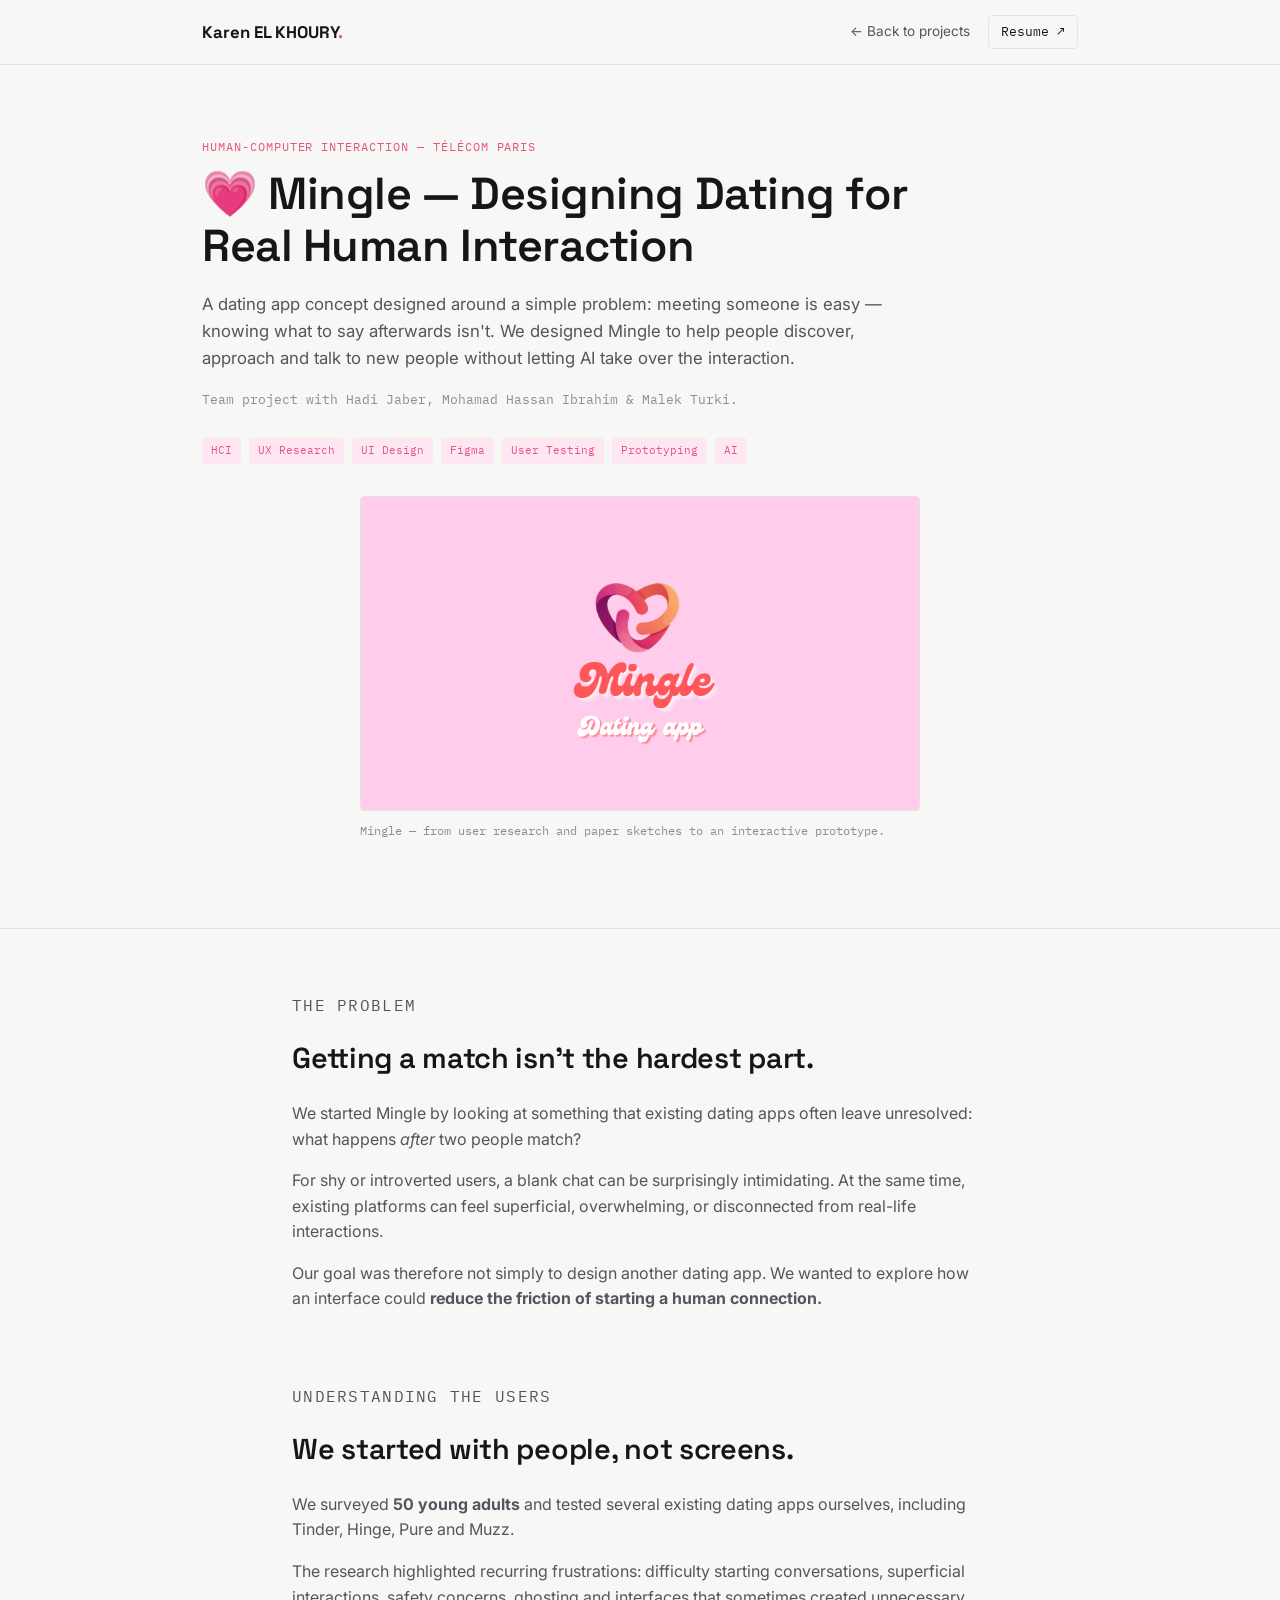
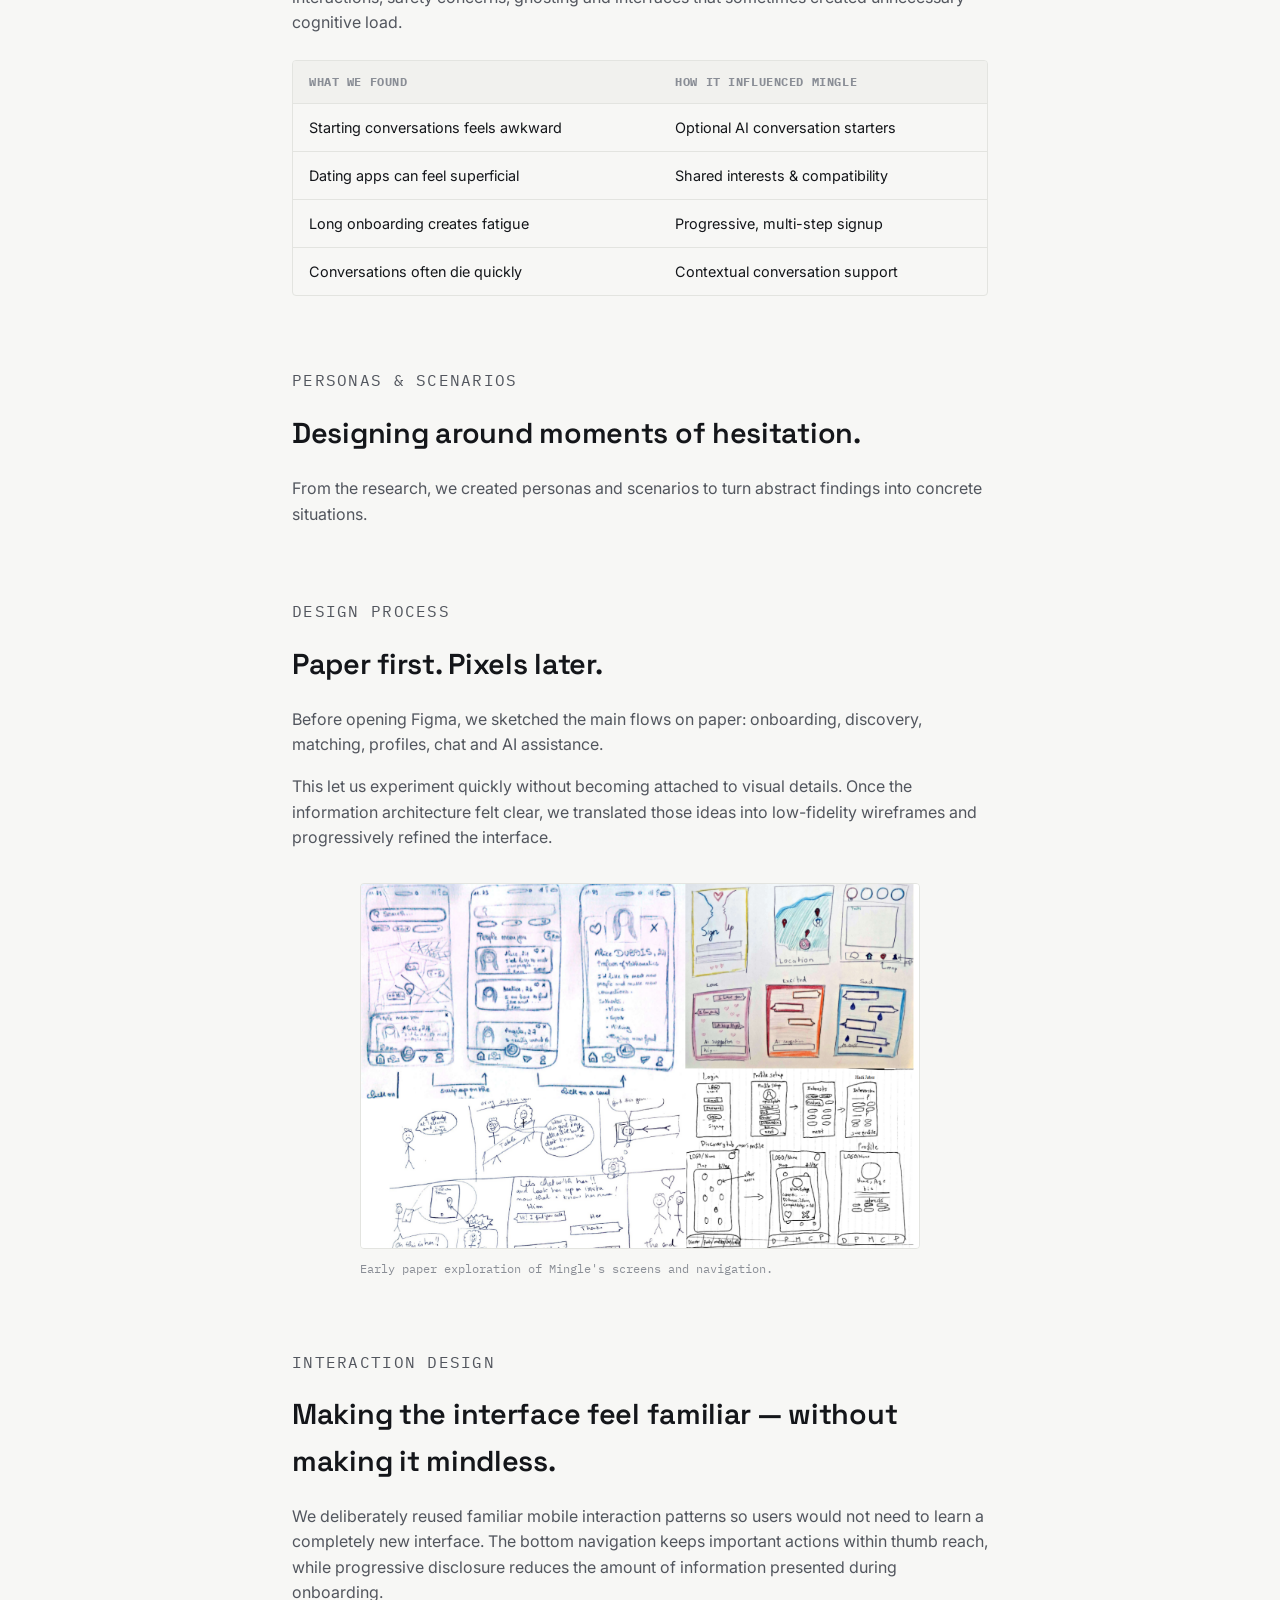
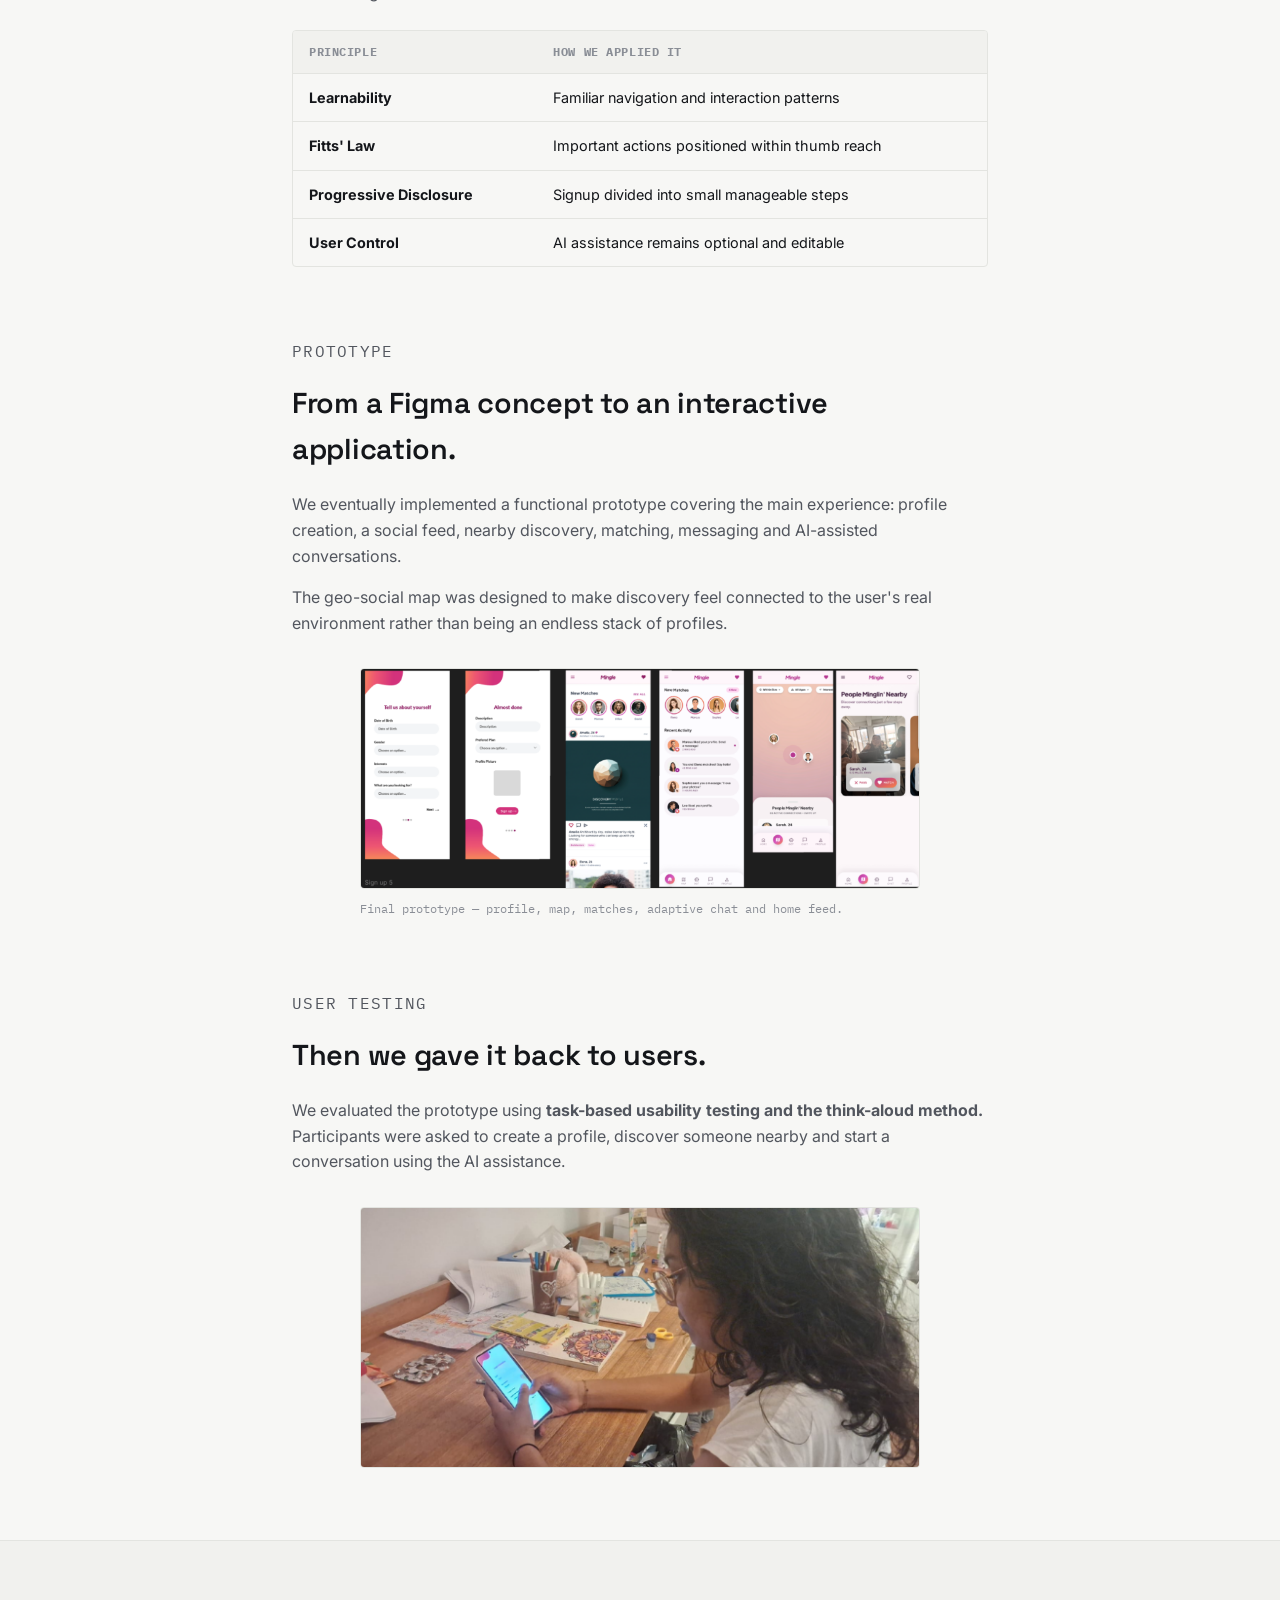
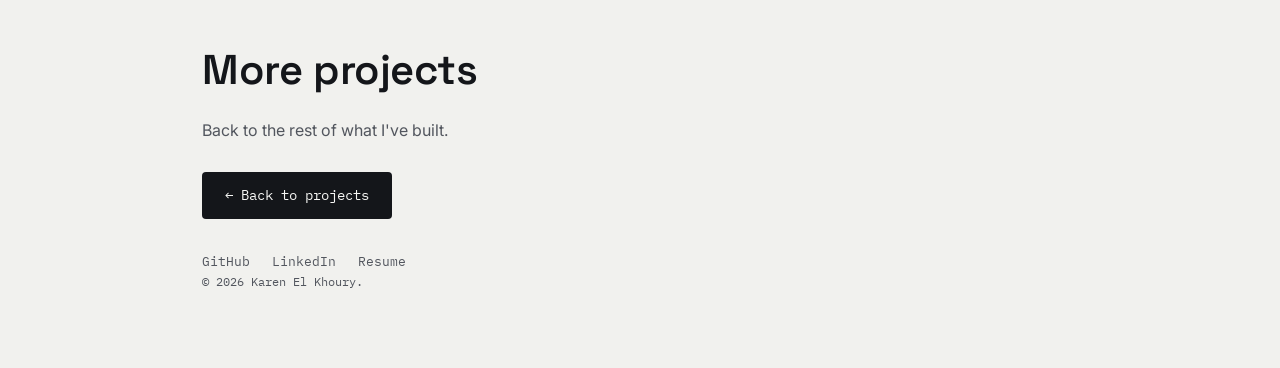
<file: projects/mingle.html>
<!DOCTYPE html>
<html lang="en">

<head>
  <meta charset="UTF-8">
  <meta name="viewport" content="width=device-width, initial-scale=1.0">

  <title>Mingle — Karen El Khoury</title>
  <meta name="description"
    content="Mingle is a human-centered dating app concept designed to make meeting and talking to new people feel less intimidating.">

  <link rel="preconnect" href="https://fonts.googleapis.com">
  <link rel="preconnect" href="https://fonts.gstatic.com" crossorigin>

  <link
    href="https://fonts.googleapis.com/css2?family=Space+Grotesk:wght@500;600;700&family=Inter:wght@400;500;600&family=IBM+Plex+Mono:wght@400;500&family=Fraunces:ital,opsz,wght@0,9..144,400;0,9..144,500;1,9..144,400&display=swap"
    rel="stylesheet">

  <link rel="stylesheet" href="../css/style.css">
</head>

<body>


  <!-- ================= NAV ================= -->
  <header class="site-nav">

    <div class="nav-inner">

      <a href="../index.html#top" class="nav-mark">
        Karen EL KHOURY<span class="dot">.</span>
      </a>

      <nav class="nav-links" id="navLinks">

        <a href="../index.html#build">
          ← Back to projects
        </a>

        <a href="../assets/resume.pdf" class="nav-resume" target="_blank" rel="noopener">
          Resume ↗
        </a>

      </nav>

      <button class="nav-toggle" id="navToggle" aria-label="Toggle menu" aria-expanded="false">
        <span></span>
        <span></span>
        <span></span>
      </button>

    </div>

  </header>



  <!-- ================= HERO ================= -->
  <section class="proj-hero">

    <div class="section-inner">

      <p class="eyebrow">
        Human-Computer Interaction — Télécom Paris
      </p>

      <h1 class="proj-title">
        💗 Mingle — Designing Dating for Real Human Interaction
      </h1>

      <p class="proj-lede">
        A dating app concept designed around a simple problem:
        meeting someone is easy — knowing what to say afterwards isn't.
        We designed Mingle to help people discover, approach and talk to
        new people without letting AI take over the interaction.
      </p>

      <p class="proj-team">
        Team project with Hadi Jaber, Mohamad Hassan Ibrahim &amp; Malek Turki.
      </p>



      <ul class="tags proj-tags">
        <li>HCI</li>
        <li>UX Research</li>
        <li>UI Design</li>
        <li>Figma</li>
        <li>User Testing</li>
        <li>Prototyping</li>
        <li>AI</li>
      </ul>

    </div>


    <!-- MAIN VISUAL -->
    <div class="section-inner proj-hero-media">

      <figure class="proj-figure">

        <div class="photo-frame">

          <img src="../assets/img/projects/mingle/mingle-main.png" alt="Mingle mobile application interface">

        </div>

        <figcaption>
          Mingle — from user research and paper sketches to an interactive prototype.
        </figcaption>

      </figure>

    </div>

  </section>



  <!-- ================= CONTENT ================= -->
  <article class="proj-content">

    <div class="section-inner proj-content-inner">


      <!-- ================= PROBLEM ================= -->
      <section class="proj-section">

        <p class="proj-kicker">The problem</p>

        <h2>
          Getting a match isn't the hardest part.
        </h2>

        <p>
          We started Mingle by looking at something that existing dating
          apps often leave unresolved: what happens <em>after</em> two people
          match?
        </p>

        <p>
          For shy or introverted users, a blank chat can be surprisingly
          intimidating. At the same time, existing platforms can feel
          superficial, overwhelming, or disconnected from real-life
          interactions.
        </p>

        <p>
          Our goal was therefore not simply to design another dating app.
          We wanted to explore how an interface could
          <strong>reduce the friction of starting a human connection.</strong>
        </p>

      </section>



      <!-- ================= USER RESEARCH ================= -->
      <section class="proj-section">

        <p class="proj-kicker">Understanding the users</p>

        <h2>
          We started with people, not screens.
        </h2>

        <p>
          We surveyed <strong>50 young adults</strong> and tested several
          existing dating apps ourselves, including Tinder, Hinge, Pure and
          Muzz.
        </p>

        <p>
          The research highlighted recurring frustrations:
          difficulty starting conversations, superficial interactions,
          safety concerns, ghosting and interfaces that sometimes created
          unnecessary cognitive load.
        </p>


        <div class="proj-table-wrap">

          <table class="proj-table">

            <thead>
              <tr>
                <th>What we found</th>
                <th>How it influenced Mingle</th>
              </tr>
            </thead>

            <tbody>

              <tr>
                <td>Starting conversations feels awkward</td>
                <td>Optional AI conversation starters</td>
              </tr>

              <tr>
                <td>Dating apps can feel superficial</td>
                <td>Shared interests &amp; compatibility</td>
              </tr>

              <tr>
                <td>Long onboarding creates fatigue</td>
                <td>Progressive, multi-step signup</td>
              </tr>

              <tr>
                <td>Conversations often die quickly</td>
                <td>Contextual conversation support</td>
              </tr>

            </tbody>

          </table>

        </div>

      </section>



      <!-- ================= PERSONAS ================= -->
      <section class="proj-section">

        <p class="proj-kicker">Personas &amp; scenarios</p>

        <h2>
          Designing around moments of hesitation.
        </h2>

        <p>
          From the research, we created personas and scenarios to turn
          abstract findings into concrete situations.
        </p>

      </section>



      <!-- ================= DESIGN PROCESS ================= -->
      <section class="proj-section">

        <p class="proj-kicker">Design process</p>

        <h2>
          Paper first. Pixels later.
        </h2>

        <p>
          Before opening Figma, we sketched the main flows on paper:
          onboarding, discovery, matching, profiles, chat and AI assistance.
        </p>

        <p>
          This let us experiment quickly without becoming attached to visual
          details. Once the information architecture felt clear, we translated
          those ideas into low-fidelity wireframes and progressively refined
          the interface.
        </p>


        <figure class="proj-figure">

          <div class="photo-frame">

            <img src="../assets/img/projects/mingle/sketch.png"
              alt="Paper sketches created during the design of Mingle">

          </div>

          <figcaption>
            Early paper exploration of Mingle's screens and navigation.
          </figcaption>

        </figure>

      </section>



      <!-- ================= DESIGN PRINCIPLES ================= -->
      <section class="proj-section">

        <p class="proj-kicker">Interaction design</p>

        <h2>
          Making the interface feel familiar — without making it mindless.
        </h2>

        <p>
          We deliberately reused familiar mobile interaction patterns so
          users would not need to learn a completely new interface.
          The bottom navigation keeps important actions within thumb reach,
          while progressive disclosure reduces the amount of information
          presented during onboarding.
        </p>


        <div class="proj-table-wrap">

          <table class="proj-table">

            <thead>
              <tr>
                <th>Principle</th>
                <th>How we applied it</th>
              </tr>
            </thead>

            <tbody>

              <tr>
                <td><strong>Learnability</strong></td>
                <td>Familiar navigation and interaction patterns</td>
              </tr>

              <tr>
                <td><strong>Fitts' Law</strong></td>
                <td>Important actions positioned within thumb reach</td>
              </tr>

              <tr>
                <td><strong>Progressive Disclosure</strong></td>
                <td>Signup divided into small manageable steps</td>
              </tr>

              <tr>
                <td><strong>User Control</strong></td>
                <td>AI assistance remains optional and editable</td>
              </tr>

            </tbody>

          </table>

        </div>

      </section>



      <!-- ================= FINAL PROTOTYPE ================= -->
      <section class="proj-section">

        <p class="proj-kicker">Prototype</p>

        <h2>
          From a Figma concept to an interactive application.
        </h2>

        <p>
          We eventually implemented a functional prototype covering the
          main experience: profile creation, a social feed, nearby discovery,
          matching, messaging and AI-assisted conversations.
        </p>

        <p>
          The geo-social map was designed to make discovery feel connected
          to the user's real environment rather than being an endless stack
          of profiles.
        </p>


        <figure class="proj-figure">

          <div class="photo-frame">

            <img src="../assets/img/projects/mingle/figma.png"
              alt="Mingle adaptive chat interface showing different conversation states">

          </div>

          <figcaption>
            Final prototype — profile, map, matches, adaptive chat and home feed.
          </figcaption>

        </figure>

      </section>



      <!-- ================= USER TESTING ================= -->
      <section class="proj-section">

        <p class="proj-kicker">User testing</p>

        <h2>
          Then we gave it back to users.
        </h2>

        <p>
          We evaluated the prototype using
          <strong>task-based usability testing and the think-aloud method.</strong>
          Participants were asked to create a profile, discover someone nearby
          and start a conversation using the AI assistance.
        </p>
        <figure class="proj-figure">
          <div class="photo-frame">

            <img src="../assets/img/projects/mingle/test.png"
              alt="Mingle adaptive chat interface showing different conversation states">

          </div>
        </figure>
      </section>



    </div>

  </article>



  <!-- ================= FOOTER ================= -->
  <footer class="footer">

    <div class="footer-inner">

      <h2>More projects</h2>

      <p>
        Back to the rest of what I've built.
      </p>

      <a href="../index.html#build" class="btn btn-primary">
        ← Back to projects
      </a>


      <div class="footer-links">

        <a href="https://github.com/KarenKhou" target="_blank" rel="noopener">
          GitHub
        </a>

        <a href="https://www.linkedin.com/in/karen-kh2003" target="_blank" rel="noopener">
          LinkedIn
        </a>

        <a href="../assets/resume.pdf" target="_blank" rel="noopener">
          Resume
        </a>

      </div>


      <p class="footer-copy">
        © <span id="year"></span> Karen El Khoury.
      </p>

    </div>

  </footer>


  <script src="../js/main.js"></script>

</body>

</html>
</file>
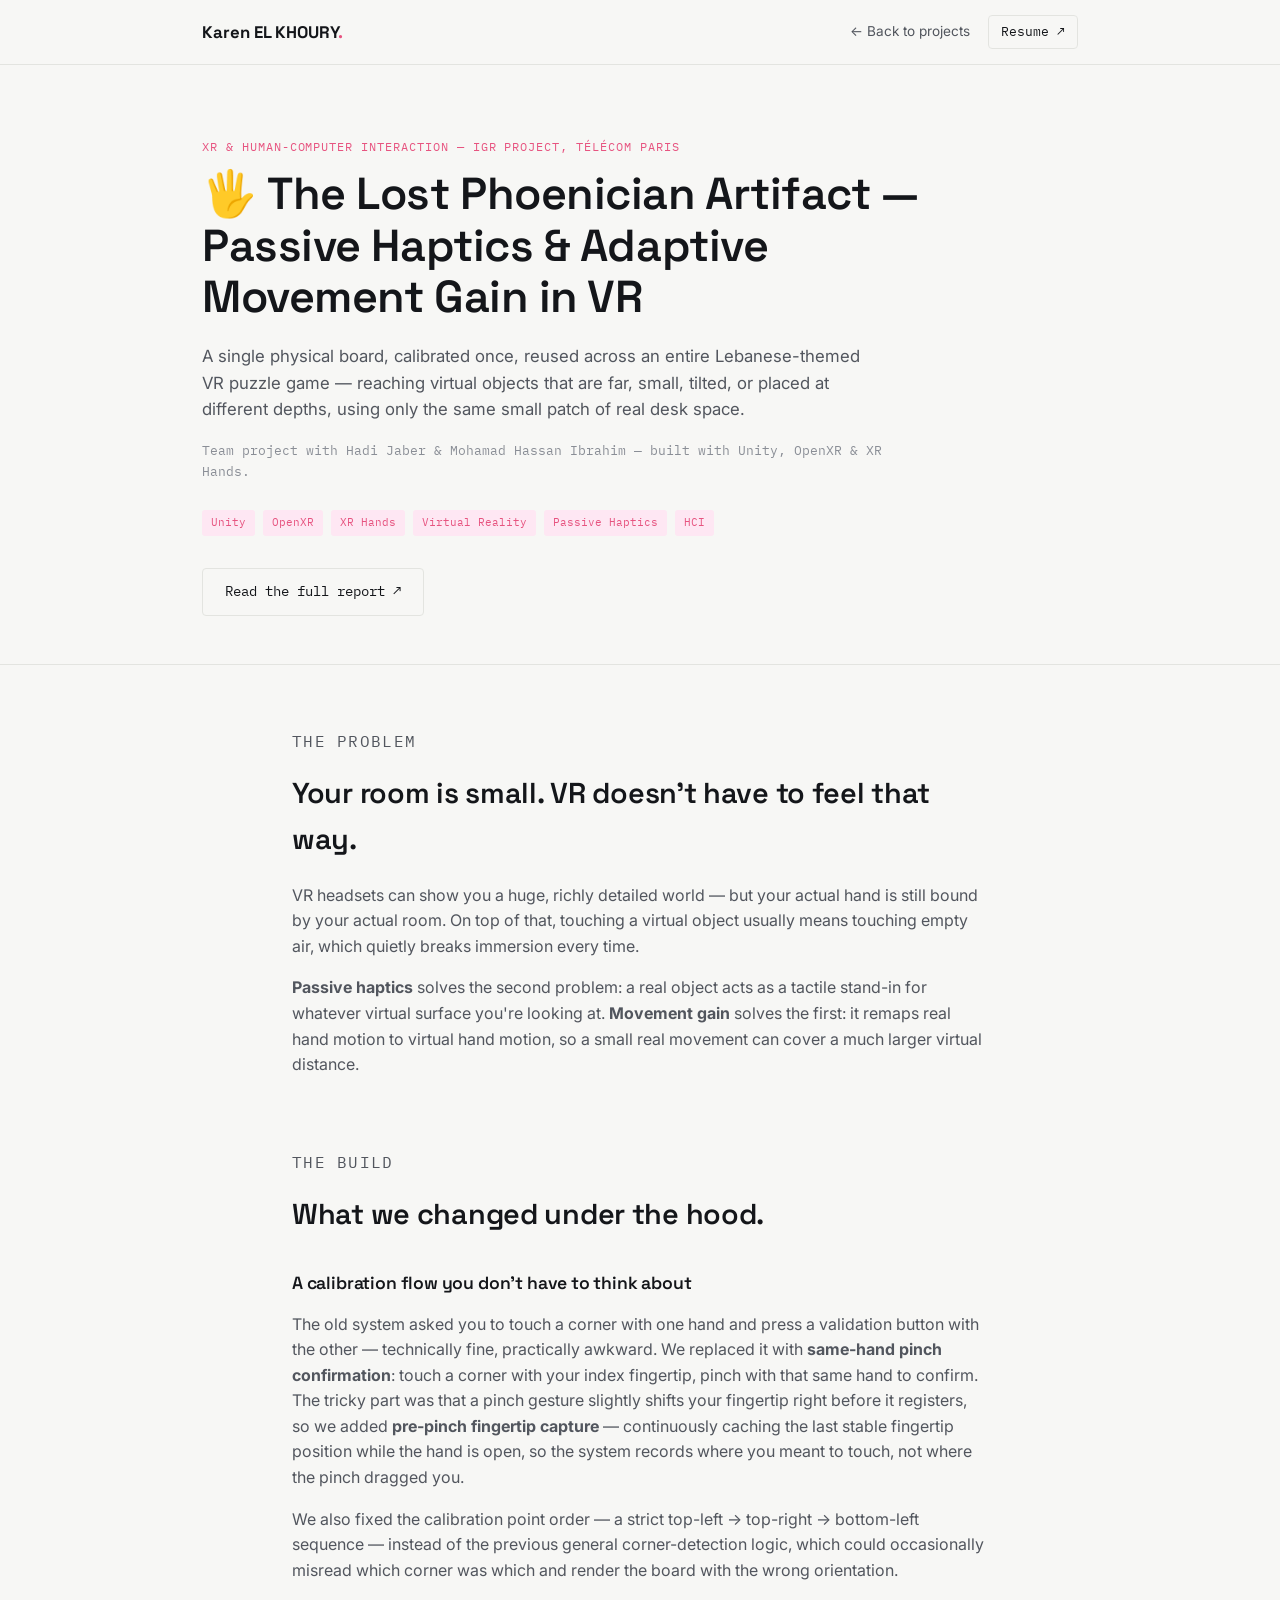
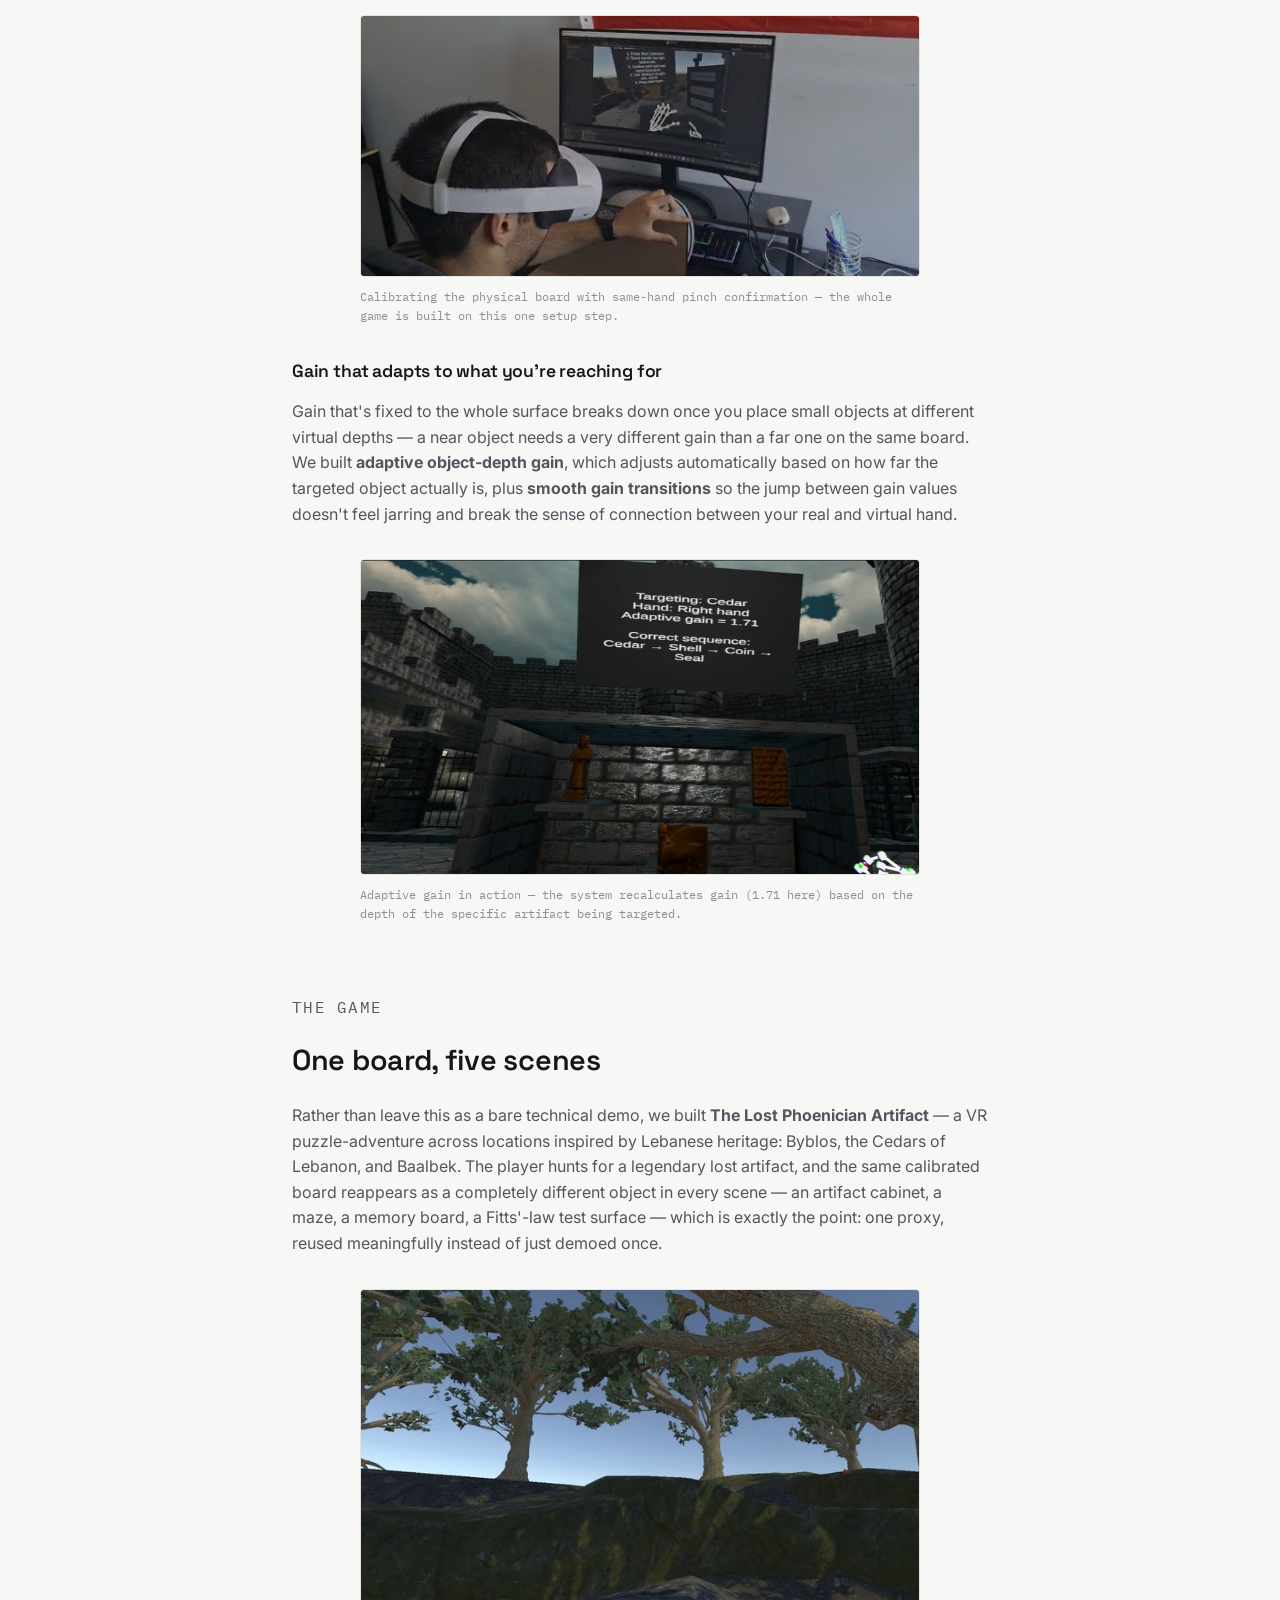
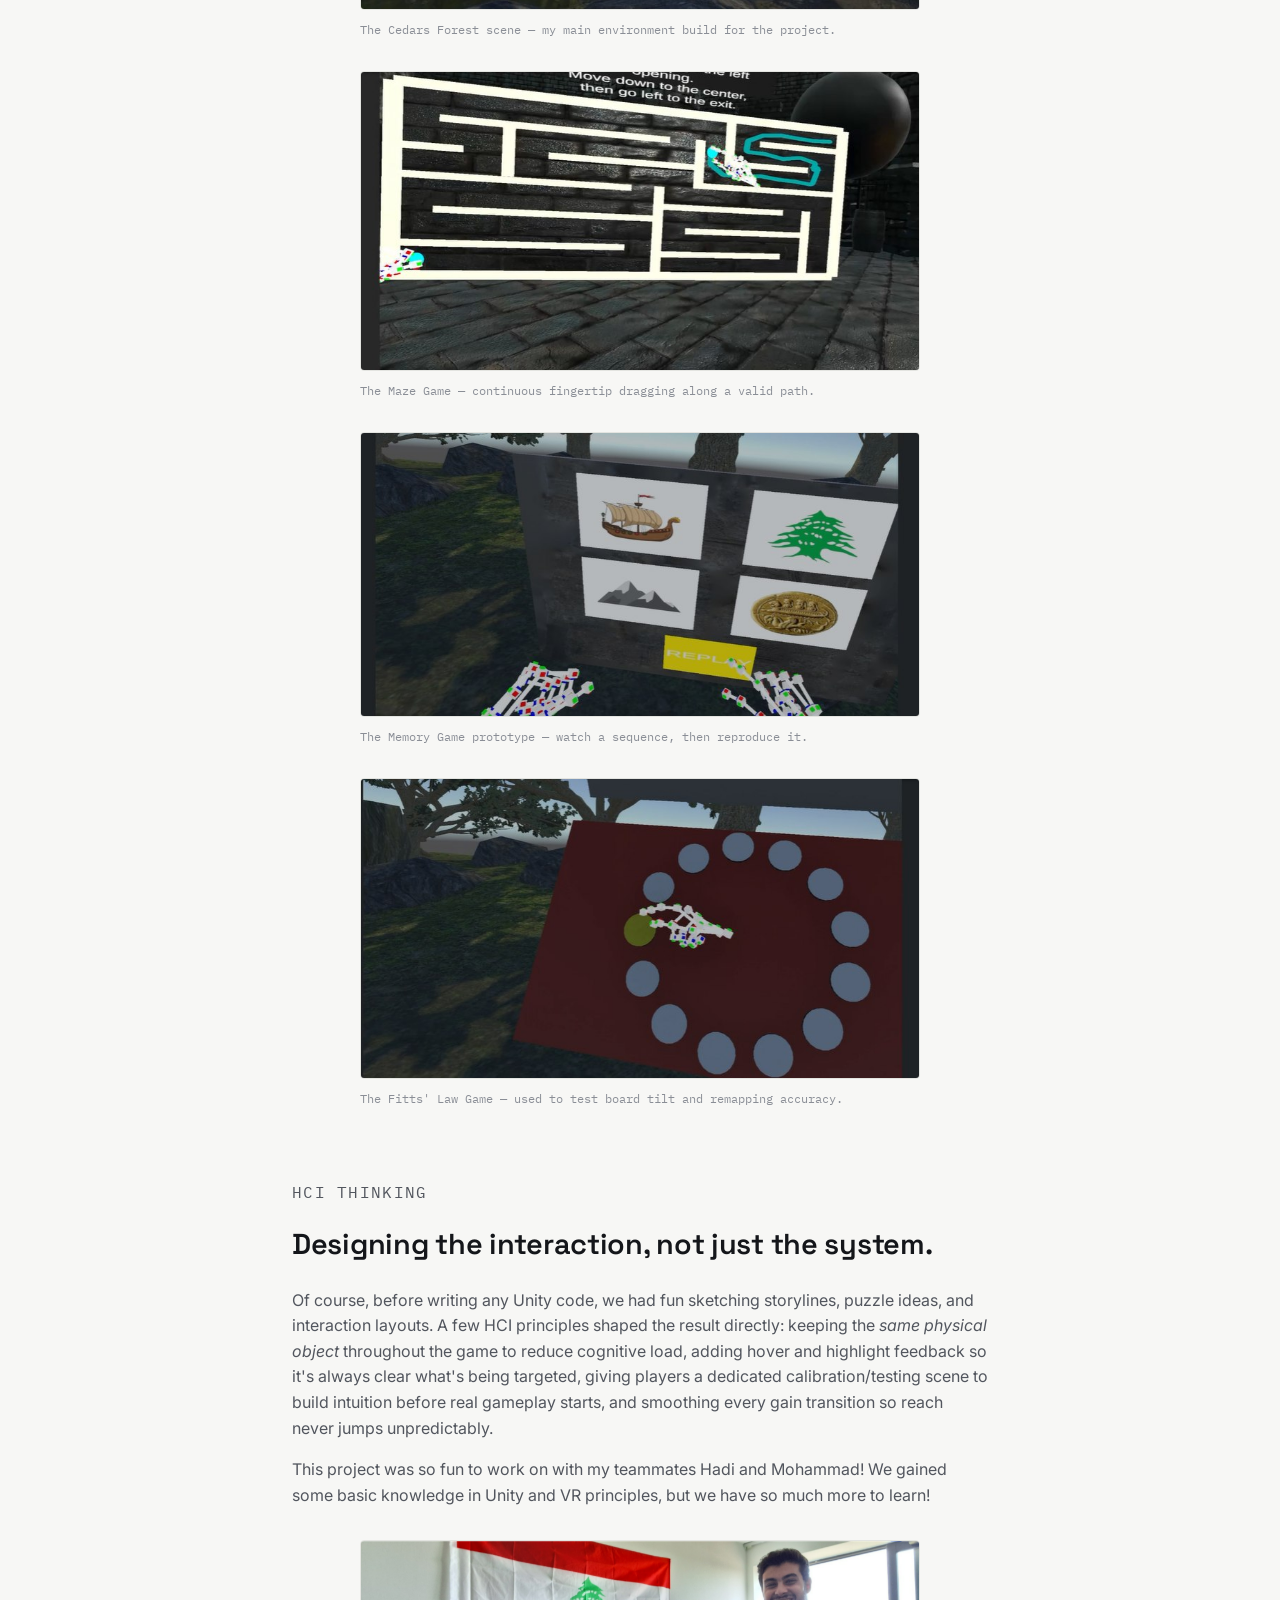
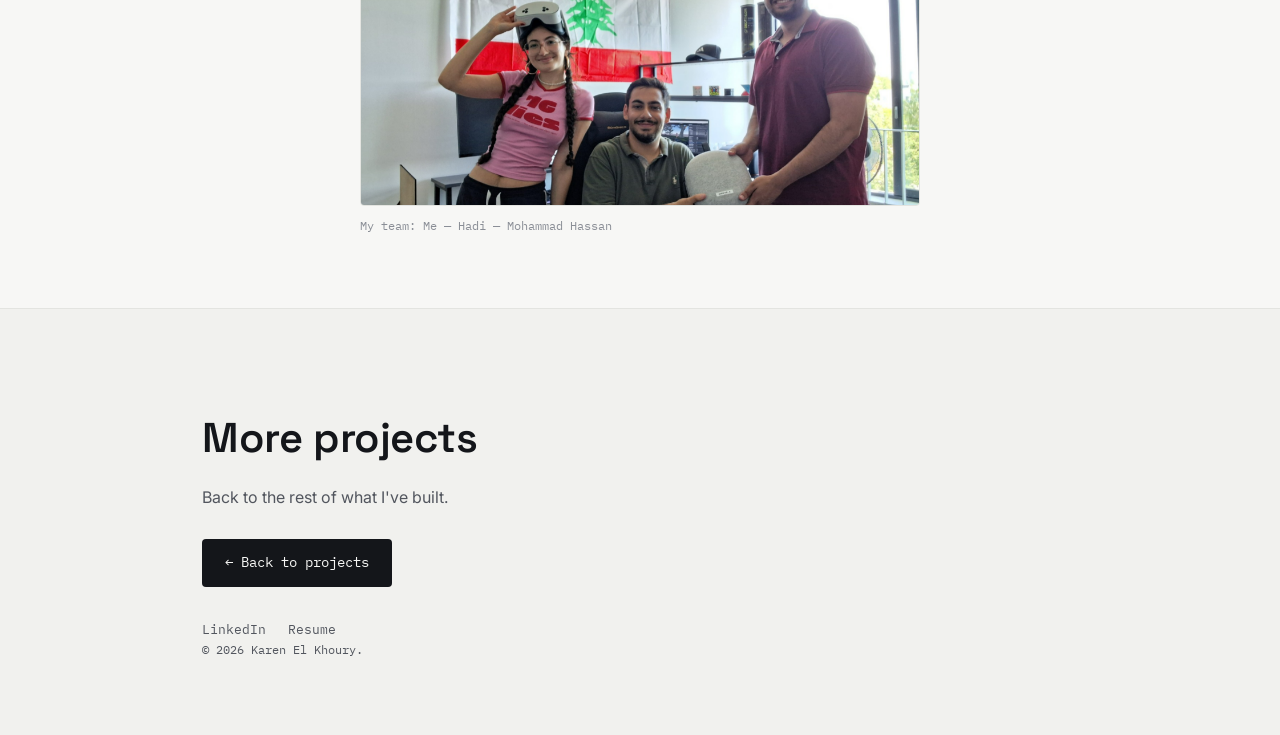
<file: projects/passive-haptics-vr.html>
<!DOCTYPE html>
<html lang="en">

<head>
  <meta charset="UTF-8">
  <meta name="viewport" content="width=device-width, initial-scale=1.0">

  <title>
    The Lost Phoenician Artifact — Passive Haptics & Movement Gain in VR — Karen El Khoury
  </title>

  <meta
    name="description"
    content="A Lebanese-themed VR puzzle game exploring passive haptics and adaptive movement gain — one physical board reused as multiple virtual objects, built in Unity with OpenXR and XR Hands."
  >

  <link rel="preconnect" href="https://fonts.googleapis.com">
  <link rel="preconnect" href="https://fonts.gstatic.com" crossorigin>

  <link
    href="https://fonts.googleapis.com/css2?family=Space+Grotesk:wght@500;600;700&family=Inter:wght@400;500;600&family=IBM+Plex+Mono:wght@400;500&family=Fraunces:ital,opsz,wght@0,9..144,400;0,9..144,500;1,9..144,400&display=swap"
    rel="stylesheet"
  >

  <link rel="stylesheet" href="../css/style.css">
</head>

<body>

  <!-- ================= NAV ================= -->

  <header class="site-nav">
    <div class="nav-inner">

      <a href="../index.html#top" class="nav-mark">
        Karen EL KHOURY<span class="dot">.</span>
      </a>

      <nav class="nav-links" id="navLinks">
        <a href="../index.html#build">← Back to projects</a>

        <a
          href="../assets/resume.pdf"
          class="nav-resume"
          target="_blank"
          rel="noopener"
        >
          Resume ↗
        </a>
      </nav>

      <button
        class="nav-toggle"
        id="navToggle"
        aria-label="Toggle menu"
        aria-expanded="false"
      >
        <span></span>
        <span></span>
        <span></span>
      </button>

    </div>
  </header>


  <!-- ================= PROJECT HERO ================= -->

  <section class="proj-hero">
    <div class="section-inner">

      <p class="eyebrow">
        XR &amp; Human-Computer Interaction — IGR Project, Télécom Paris
      </p>

      <h1 class="proj-title">
        🖐️ The Lost Phoenician Artifact — Passive Haptics &amp; Adaptive Movement Gain in VR
      </h1>

      <p class="proj-lede">
        A single physical board, calibrated once, reused across an entire
        Lebanese-themed VR puzzle game — reaching virtual objects that are far,
        small, tilted, or placed at different depths, using only the same small
        patch of real desk space.
      </p>

      <p class="proj-team">
        Team project with Hadi Jaber &amp; Mohamad Hassan Ibrahim — built with
        Unity, OpenXR &amp; XR Hands.
      </p>

      <ul class="tags proj-tags">
        <li>Unity</li>
        <li>OpenXR</li>
        <li>XR Hands</li>
        <li>Virtual Reality</li>
        <li>Passive Haptics</li>
        <li>HCI</li>
      </ul>

      <div class="proj-links">
        <a
          href="../assets/projects/IGR_VR_Project.pdf"
          class="btn btn-ghost"
          target="_blank"
          rel="noopener"
        >
          Read the full report ↗
        </a>
      </div>

    </div>
  </section>


  <!-- ================= CONTENT ================= -->

  <article class="proj-content">
    <div class="section-inner proj-content-inner">


      <!-- ================= PROBLEM ================= -->

      <section class="proj-section">

        <p class="proj-kicker">The problem</p>

        <h2>Your room is small. VR doesn't have to feel that way.</h2>

        <p>
          VR headsets can show you a huge, richly detailed world — but your
          actual hand is still bound by your actual room. 
          On top of that, touching a virtual object usually means touching
          empty air, which quietly breaks immersion every time.
        </p>

        <p>
          <strong>Passive haptics</strong> solves the second problem: a real
          object acts as a tactile stand-in for
          whatever virtual surface you're looking at.

          <strong>Movement gain</strong> solves the first: it remaps real hand
          motion to virtual hand motion, so a small real movement can cover a
          much larger virtual distance.
        </p>


      </section>


      <!-- ================= BUILD ================= -->

      <section class="proj-section">

        <p class="proj-kicker">The build</p>

        <h2>What we changed under the hood.</h2>


        <!-- CALIBRATION -->

        <h3 class="proj-h3">
          A calibration flow you don't have to think about
        </h3>

        <p>
          The old system asked you to touch a corner with one hand and press
          a validation button with the other — technically fine, practically
          awkward.

          We replaced it with
          <strong>same-hand pinch confirmation</strong>: touch a corner with
          your index fingertip, pinch with that same hand to confirm.

          The tricky part was that a pinch gesture slightly shifts your
          fingertip right before it registers, so we added
          <strong>pre-pinch fingertip capture</strong> — continuously caching
          the last stable fingertip position while the hand is open, so the
          system records where you meant to touch, not where the pinch dragged
          you.
        </p>

        <p>
          We also fixed the calibration point order — a strict
          top-left → top-right → bottom-left sequence — instead of the previous
          general corner-detection logic, which could occasionally misread
          which corner was which and render the board with the wrong
          orientation.
        </p>

        <figure class="proj-figure">
          <div class="photo-frame">
            <img
              src="../assets/img/projects/vr/fig2-calibration-scene.jpg"
              alt="VR board calibration using hand tracking"
            >
          </div>

          <figcaption>
            Calibrating the physical board with same-hand pinch confirmation —
            the whole game is built on this one setup step.
          </figcaption>
        </figure>


        <!-- FINGERTIP REMAPPING -->

        <!-- <h3 class="proj-h3">
          Remapping the fingertip, not the palm
        </h3>

        <p>
          The previous system anchored gain to the palm — a stable reference,
          but not where you actually make contact.

          We switched to
          <strong>fingertip-anchored rigid hand remapping</strong>: read the
          real fingertip position, map it to the corresponding point on the
          transformed virtual surface, compute the offset, then apply that
          offset rigidly to the entire virtual hand.

          The result is a virtual fingertip that reliably lands where you're
          actually looking, even after the board has been resized or tilted.
        </p> -->


        <!-- ADAPTIVE GAIN -->

        <h3 class="proj-h3">
          Gain that adapts to what you're reaching for
        </h3>

        <p>
          Gain that's fixed to the whole surface breaks down once you place
          small objects at different virtual depths — a near object needs a
          very different gain than a far one on the same board.

          We built <strong>adaptive object-depth gain</strong>, which adjusts
          automatically based on how far the targeted object actually is,
          plus <strong>smooth gain transitions</strong> so the jump between
          gain values doesn't feel jarring and break the sense of connection
          between your real and virtual hand.
        </p>

        <figure class="proj-figure">
          <div class="photo-frame">
            <img
              src="../assets/img/projects/vr/fig3-adaptive-gain-byblos.jpg"
              alt="Adaptive movement gain in the Byblos artifact scene"
            >
          </div>

          <figcaption>
            Adaptive gain in action — the system recalculates gain (1.71 here)
            based on the depth of the specific artifact being targeted.
          </figcaption>
        </figure>

      </section>


      <!-- ================= GAME ================= -->

      <section class="proj-section">

        <p class="proj-kicker">The game</p>

        <h2>One board, five scenes</h2>

        <p>
          Rather than leave this as a bare technical demo, we built
          <strong>The Lost Phoenician Artifact</strong> — a VR puzzle-adventure
          across locations inspired by Lebanese heritage: Byblos, the Cedars
          of Lebanon, and Baalbek.

          The player hunts for a legendary lost artifact, and the same
          calibrated board reappears as a completely different object in every
          scene — an artifact cabinet, a maze, a memory board, a Fitts'-law
          test surface — which is exactly the point: one proxy, reused
          meaningfully instead of just demoed once.
        </p>


        <!-- CEDARS -->

        <figure class="proj-figure">
          <div class="photo-frame">
            <img
              src="../assets/img/projects/vr/fig1-cedar-forest-scene.jpg"
              alt="Cedars Forest VR environment"
            >
          </div>

          <figcaption>
            The Cedars Forest scene — my main environment build for the
            project.
          </figcaption>
        </figure>


        <!-- SCENES LIST -->

        <!-- <ul class="proj-list">

          <li>
            <strong>Calibration Scene</strong> — the entry point.
            Players calibrate the physical board with the same-hand pinch
            workflow before anything else happens.
          </li>

          <li>
            <strong>Byblos — Adaptive Gain Game</strong> — select artifacts
            in the correct sequence at near, medium, and far depths, with gain
            adjusting automatically to each target.
          </li>

          <li>
            <strong>Byblos — Maze Game</strong> — drag a fingertip along a
            path on the board; tests continuous, precise surface tracking
            rather than discrete touches.
          </li>

          <li>
            <strong>Cedars Forest — Memory Game</strong> — watch and reproduce
            a sequence. We prototyped both 2D and 3D versions and kept the 2D
            one after the 3D version proved unreliable.
          </li>

          <li>
            <strong>Cedars Forest — Fitts' Law Game</strong> — a
            target-acquisition test built around Fitts' Law, used to validate
            that board tilt transformations still land the virtual fingertip
            accurately.
          </li>

        </ul> -->


        <!-- MAZE -->

        <figure class="proj-figure">
          <div class="photo-frame">
            <img
              src="../assets/img/projects/vr/fig4-maze-game.jpg"
              alt="Maze game in virtual reality"
            >
          </div>

          <figcaption>
            The Maze Game — continuous fingertip dragging along a valid path.
          </figcaption>
        </figure>


        <!-- MEMORY -->

        <figure class="proj-figure">
          <div class="photo-frame">
            <img
              src="../assets/img/projects/vr/fig5-memory-game.jpg"
              alt="Memory game prototype in the Cedars Forest"
            >
          </div>

          <figcaption>
            The Memory Game prototype — watch a sequence, then reproduce it.
          </figcaption>
        </figure>


        <!-- FITTS LAW -->

        <figure class="proj-figure">
          <div class="photo-frame">
            <img
              src="../assets/img/projects/vr/fig6-fitts-law-game.jpg"
              alt="Fitts Law target acquisition experiment in VR"
            >
          </div>

          <figcaption>
            The Fitts' Law Game — used to test board tilt and remapping
            accuracy.
          </figcaption>
        </figure>

      </section>


      <!-- ================= HCI ================= -->

      <section class="proj-section">

        <p class="proj-kicker">HCI thinking</p>

        <h2>Designing the interaction, not just the system.</h2>

        <p>
          Of course, before writing any Unity code, we had fun sketching
          storylines, puzzle ideas, and interaction layouts.

          A few HCI principles shaped the result directly: keeping the
          <em>same physical object</em> throughout the game to reduce cognitive
          load, adding hover and highlight feedback so it's always clear
          what's being targeted, giving players a dedicated
          calibration/testing scene to build intuition before real gameplay
          starts, and smoothing every gain transition so reach never jumps
          unpredictably.
        </p>

        <p>
          This project was so fun to work on with my teammates Hadi and
          Mohammad! We gained some basic knowledge in Unity and VR principles,
          but we have so much more to learn!
        </p>


        <!-- TEAM -->

        <figure class="proj-figure">
          <div class="photo-frame">
            <img
              src="../assets/img/projects/vr/moietmhmdethadi.png"
              alt="Our VR project team"
            >
          </div>

          <figcaption>
            My team: Me — Hadi — Mohammad Hassan
          </figcaption>
        </figure>

      </section>


    </div>
  </article>


  <!-- ================= FOOTER ================= -->

  <footer class="footer">
    <div class="footer-inner">

      <h2>More projects</h2>

      <p>
        Back to the rest of what I've built.
      </p>

      <a href="../index.html#build" class="btn btn-primary">
        ← Back to projects
      </a>

      <div class="footer-links">
        <a
          href="https://www.linkedin.com/in/karen-kh2003"
          target="_blank"
          rel="noopener"
        >
          LinkedIn
        </a>

        <a
          href="../assets/resume.pdf"
          target="_blank"
          rel="noopener"
        >
          Resume
        </a>
      </div>

      <p class="footer-copy">
        © <span id="year"></span> Karen El Khoury.
      </p>

    </div>
  </footer>


  <script src="../js/main.js"></script>

</body>
</html>
</file>
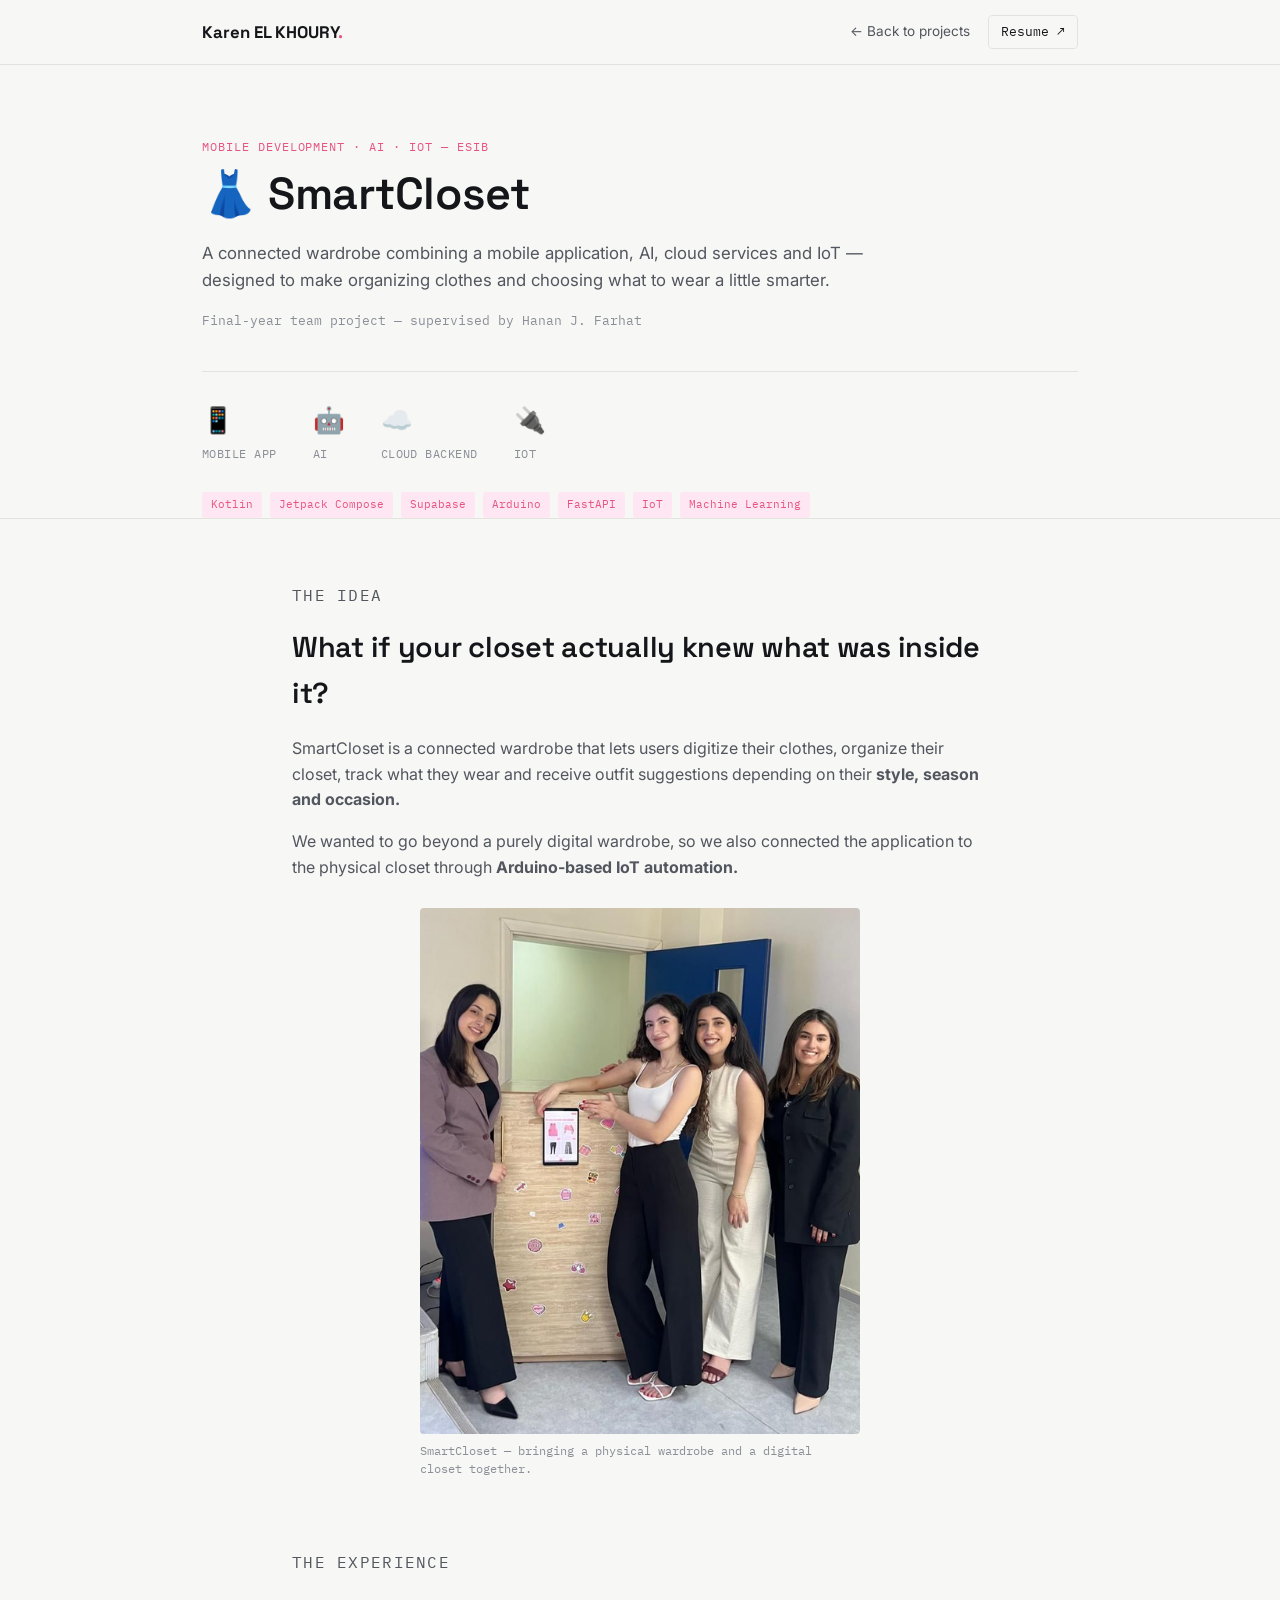
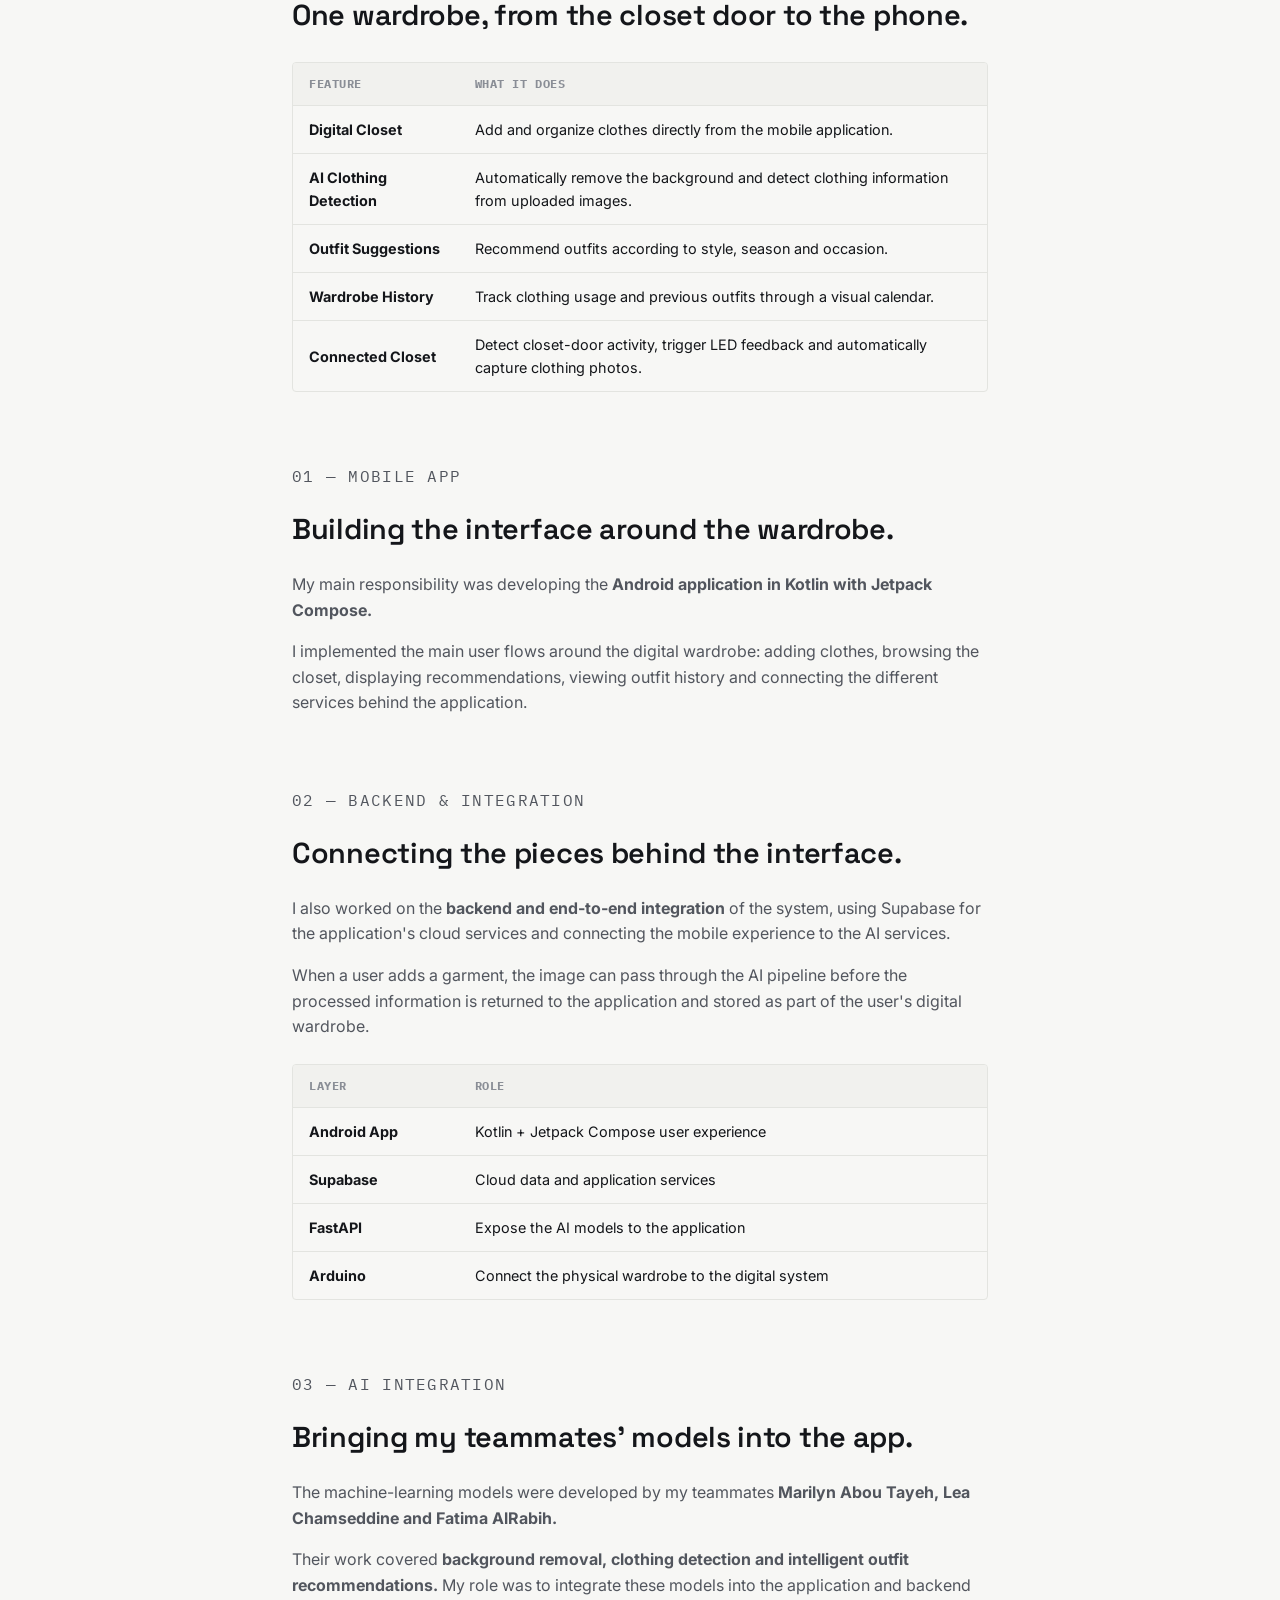
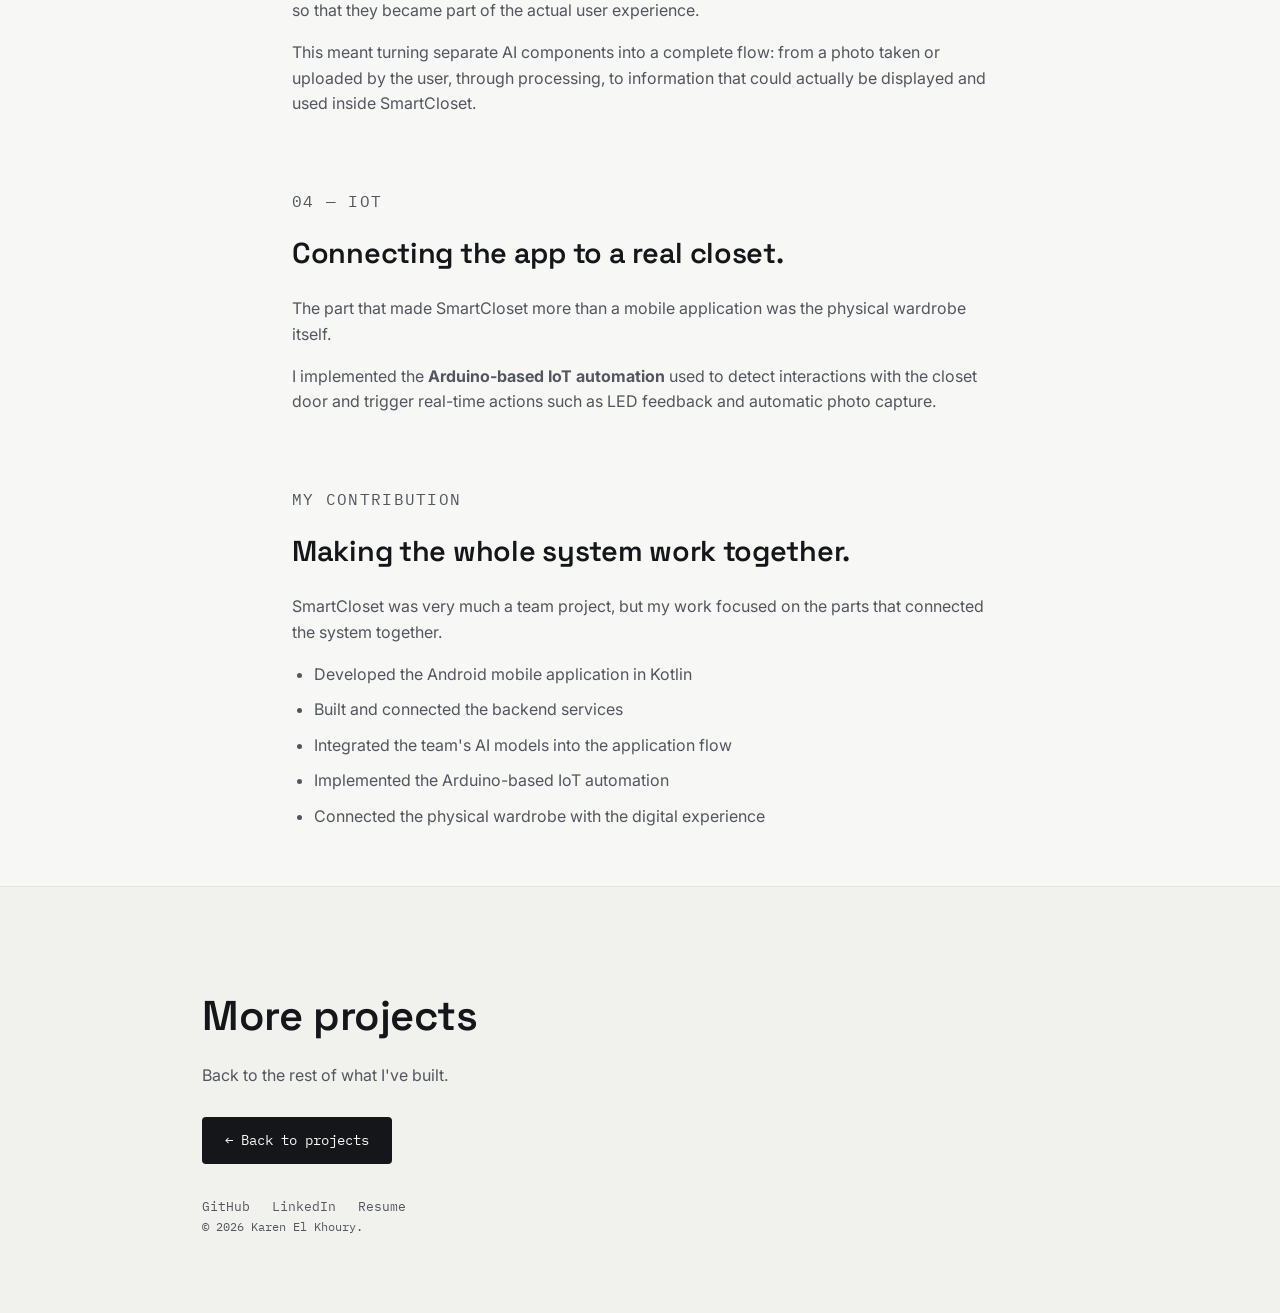
<file: projects/smartcloset.html>
<!DOCTYPE html>
<html lang="en">

<head>
  <meta charset="UTF-8">
  <meta name="viewport" content="width=device-width, initial-scale=1.0">

  <title>SmartCloset — Karen El Khoury</title>

  <meta
    name="description"
    content="SmartCloset — a connected wardrobe combining a Kotlin mobile application, AI, cloud services and Arduino-based IoT automation."
  >

  <link rel="preconnect" href="https://fonts.googleapis.com">
  <link rel="preconnect" href="https://fonts.gstatic.com" crossorigin>

  <link
    href="https://fonts.googleapis.com/css2?family=Space+Grotesk:wght@500;600;700&family=Inter:wght@400;500;600&family=IBM+Plex+Mono:wght@400;500&family=Fraunces:ital,opsz,wght@0,9..144,400;0,9..144,500;1,9..144,400&display=swap"
    rel="stylesheet"
  >

  <link rel="stylesheet" href="../css/style.css">

  <!-- SmartCloset-specific media sizing -->
  <style>
    .project-small-media {
      width: 360px !important;
      max-width: 75% !important;
      margin: 28px auto !important;
    }

    .project-small-media img,
    .project-small-media video {
      display: block;
      width: 100% !important;
      max-width: 100% !important;
      height: auto !important;
      object-fit: contain !important;
      border-radius: 4px;
    }

    .project-small-media figcaption {
      margin-top: 8px;
      font-size: 0.75rem;
      line-height: 1.5;
      text-align: left;
    }

    /* Main image can be slightly larger */
    .project-main-media {
      width: 440px !important;
      max-width: 75% !important;
    }

    @media (max-width: 600px) {
      .project-small-media,
      .project-main-media {
        width: 100% !important;
        max-width: 100% !important;
      }
    }
  </style>

</head>


<body>


<!-- ================= NAV ================= -->

<header class="site-nav">

  <div class="nav-inner">

    <a href="../index.html#top" class="nav-mark">
      Karen EL KHOURY<span class="dot">.</span>
    </a>

    <nav class="nav-links" id="navLinks">

      <a href="../index.html#build">
        ← Back to projects
      </a>

      <a
        href="../assets/resume.pdf"
        class="nav-resume"
        target="_blank"
        rel="noopener"
      >
        Resume ↗
      </a>

    </nav>

    <button
      class="nav-toggle"
      id="navToggle"
      aria-label="Toggle menu"
      aria-expanded="false"
    >
      <span></span>
      <span></span>
      <span></span>
    </button>

  </div>

</header>



<!-- ================= HERO ================= -->

<section class="proj-hero">

  <div class="section-inner">

    <p class="eyebrow">
      Mobile Development · AI · IoT — ESIB
    </p>

    <h1 class="proj-title">
      👗 SmartCloset
    </h1>

    <p class="proj-lede">
      A connected wardrobe combining a mobile application, AI,
      cloud services and IoT — designed to make organizing clothes
      and choosing what to wear a little smarter.
    </p>

    <p class="proj-team">
      Final-year team project — supervised by Hanan J. Farhat
    </p>


    <div class="proj-stats">

      <div class="proj-stat">
        <span class="proj-stat-num">📱</span>
        <span class="proj-stat-label">Mobile App</span>
      </div>

      <div class="proj-stat">
        <span class="proj-stat-num">🤖</span>
        <span class="proj-stat-label">AI</span>
      </div>

      <div class="proj-stat">
        <span class="proj-stat-num">☁️</span>
        <span class="proj-stat-label">Cloud Backend</span>
      </div>

      <div class="proj-stat">
        <span class="proj-stat-num">🔌</span>
        <span class="proj-stat-label">IoT</span>
      </div>

    </div>


    <ul class="tags proj-tags">
      <li>Kotlin</li>
      <li>Jetpack Compose</li>
      <li>Supabase</li>
      <li>Arduino</li>
      <li>FastAPI</li>
      <li>IoT</li>
      <li>Machine Learning</li>
    </ul>

  </div>


  <!-- ================= HERO IMAGE ================= -->

  

</section>



<!-- ================= CONTENT ================= -->

<article class="proj-content">

  <div class="section-inner proj-content-inner">


    <!-- ================= IDEA ================= -->

    <section class="proj-section">

      <p class="proj-kicker">The idea</p>

      <h2>
        What if your closet actually knew what was inside it?
      </h2>

      <p>
        SmartCloset is a connected wardrobe that lets users digitize
        their clothes, organize their closet, track what they wear and
        receive outfit suggestions depending on their
        <strong>style, season and occasion.</strong>
      </p>

      <p>
        We wanted to go beyond a purely digital wardrobe, so we also
        connected the application to the physical closet through
        <strong>Arduino-based IoT automation.</strong>
      </p>

      <div class="section-inner">

    <figure class="proj-figure project-small-media project-main-media">

      <img
        src="../assets/img/projects/smartcloset/smartcloset.png"
        alt="SmartCloset mobile application"
      >

      <figcaption>
        SmartCloset — bringing a physical wardrobe and a digital closet together.
      </figcaption>

    </figure>

  </div>

    </section>



    <!-- ================= FEATURES ================= -->

    <section class="proj-section">

      <p class="proj-kicker">The experience</p>

      <h2>
        One wardrobe, from the closet door to the phone.
      </h2>


      <div class="proj-table-wrap">

        <table class="proj-table">

          <thead>
            <tr>
              <th>Feature</th>
              <th>What it does</th>
            </tr>
          </thead>

          <tbody>

            <tr>
              <td><strong>Digital Closet</strong></td>
              <td>
                Add and organize clothes directly from the mobile application.
              </td>
            </tr>

            <tr>
              <td><strong>AI Clothing Detection</strong></td>
              <td>
                Automatically remove the background and detect clothing
                information from uploaded images.
              </td>
            </tr>

            <tr>
              <td><strong>Outfit Suggestions</strong></td>
              <td>
                Recommend outfits according to style, season and occasion.
              </td>
            </tr>

            <tr>
              <td><strong>Wardrobe History</strong></td>
              <td>
                Track clothing usage and previous outfits through a visual calendar.
              </td>
            </tr>

            <tr>
              <td><strong>Connected Closet</strong></td>
              <td>
                Detect closet-door activity, trigger LED feedback and
                automatically capture clothing photos.
              </td>
            </tr>

          </tbody>

        </table>

      </div>

    </section>



    <!-- ================= APP ================= -->

    <section class="proj-section">

      <p class="proj-kicker">01 — Mobile App</p>

      <h2>
        Building the interface around the wardrobe.
      </h2>

      <p>
        My main responsibility was developing the
        <strong>Android application in Kotlin with Jetpack Compose.</strong>
      </p>

      <p>
        I implemented the main user flows around the digital wardrobe:
        adding clothes, browsing the closet, displaying recommendations,
        viewing outfit history and connecting the different services
        behind the application.
      </p>


      <!-- SMALL IMAGE -->

      

    </section>



    <!-- ================= BACKEND ================= -->

    <section class="proj-section">

      <p class="proj-kicker">02 — Backend &amp; Integration</p>

      <h2>
        Connecting the pieces behind the interface.
      </h2>

      <p>
        I also worked on the
        <strong>backend and end-to-end integration</strong>
        of the system, using Supabase for the application's cloud services
        and connecting the mobile experience to the AI services.
      </p>

      <p>
        When a user adds a garment, the image can pass through the AI
        pipeline before the processed information is returned to the
        application and stored as part of the user's digital wardrobe.
      </p>


      <div class="proj-table-wrap">

        <table class="proj-table">

          <thead>
            <tr>
              <th>Layer</th>
              <th>Role</th>
            </tr>
          </thead>

          <tbody>

            <tr>
              <td><strong>Android App</strong></td>
              <td>Kotlin + Jetpack Compose user experience</td>
            </tr>

            <tr>
              <td><strong>Supabase</strong></td>
              <td>Cloud data and application services</td>
            </tr>

            <tr>
              <td><strong>FastAPI</strong></td>
              <td>Expose the AI models to the application</td>
            </tr>

            <tr>
              <td><strong>Arduino</strong></td>
              <td>Connect the physical wardrobe to the digital system</td>
            </tr>

          </tbody>

        </table>

      </div>

    </section>



    <!-- ================= AI ================= -->

    <section class="proj-section">

      <p class="proj-kicker">03 — AI Integration</p>

      <h2>
        Bringing my teammates' models into the app.
      </h2>

      <p>
        The machine-learning models were developed by my teammates
        <strong>
          Marilyn Abou Tayeh, Lea Chamseddine and Fatima AlRabih.
        </strong>
      </p>

      <p>
        Their work covered
        <strong>
          background removal, clothing detection and intelligent
          outfit recommendations.
        </strong>

        My role was to integrate these models into the application and
        backend so that they became part of the actual user experience.
      </p>

      <p>
        This meant turning separate AI components into a complete flow:
        from a photo taken or uploaded by the user, through processing,
        to information that could actually be displayed and used
        inside SmartCloset.
      </p>

    </section>



    <!-- ================= IOT ================= -->

    <section class="proj-section">

      <p class="proj-kicker">04 — IoT</p>

      <h2>
        Connecting the app to a real closet.
      </h2>

      <p>
        The part that made SmartCloset more than a mobile application
        was the physical wardrobe itself.
      </p>

      <p>
        I implemented the <strong>Arduino-based IoT automation</strong>
        used to detect interactions with the closet door and trigger
        real-time actions such as LED feedback and automatic photo capture.
      </p>



    </section>



    <!-- ================= MY CONTRIBUTION ================= -->

    <section class="proj-section">

      <p class="proj-kicker">My contribution</p>

      <h2>
        Making the whole system work together.
      </h2>

      <p>
        SmartCloset was very much a team project, but my work focused on
        the parts that connected the system together.
      </p>

      <ul class="proj-list">
        <li>Developed the Android mobile application in Kotlin</li>
        <li>Built and connected the backend services</li>
        <li>Integrated the team's AI models into the application flow</li>
        <li>Implemented the Arduino-based IoT automation</li>
        <li>Connected the physical wardrobe with the digital experience</li>
      </ul>

    </section>


  </div>

</article>



<!-- ================= FOOTER ================= -->

<footer class="footer">

  <div class="footer-inner">

    <h2>More projects</h2>

    <p>
      Back to the rest of what I've built.
    </p>

    <a
      href="../index.html#build"
      class="btn btn-primary"
    >
      ← Back to projects
    </a>


    <div class="footer-links">

      <a
        href="https://github.com/KarenKhou"
        target="_blank"
        rel="noopener"
      >
        GitHub
      </a>

      <a
        href="https://www.linkedin.com/in/karen-kh2003"
        target="_blank"
        rel="noopener"
      >
        LinkedIn
      </a>

      <a
        href="../assets/resume.pdf"
        target="_blank"
        rel="noopener"
      >
        Resume
      </a>

    </div>


    <p class="footer-copy">
      © <span id="year"></span> Karen El Khoury.
    </p>

  </div>

</footer>


<script src="../js/main.js"></script>

</body>
</html>
</file>
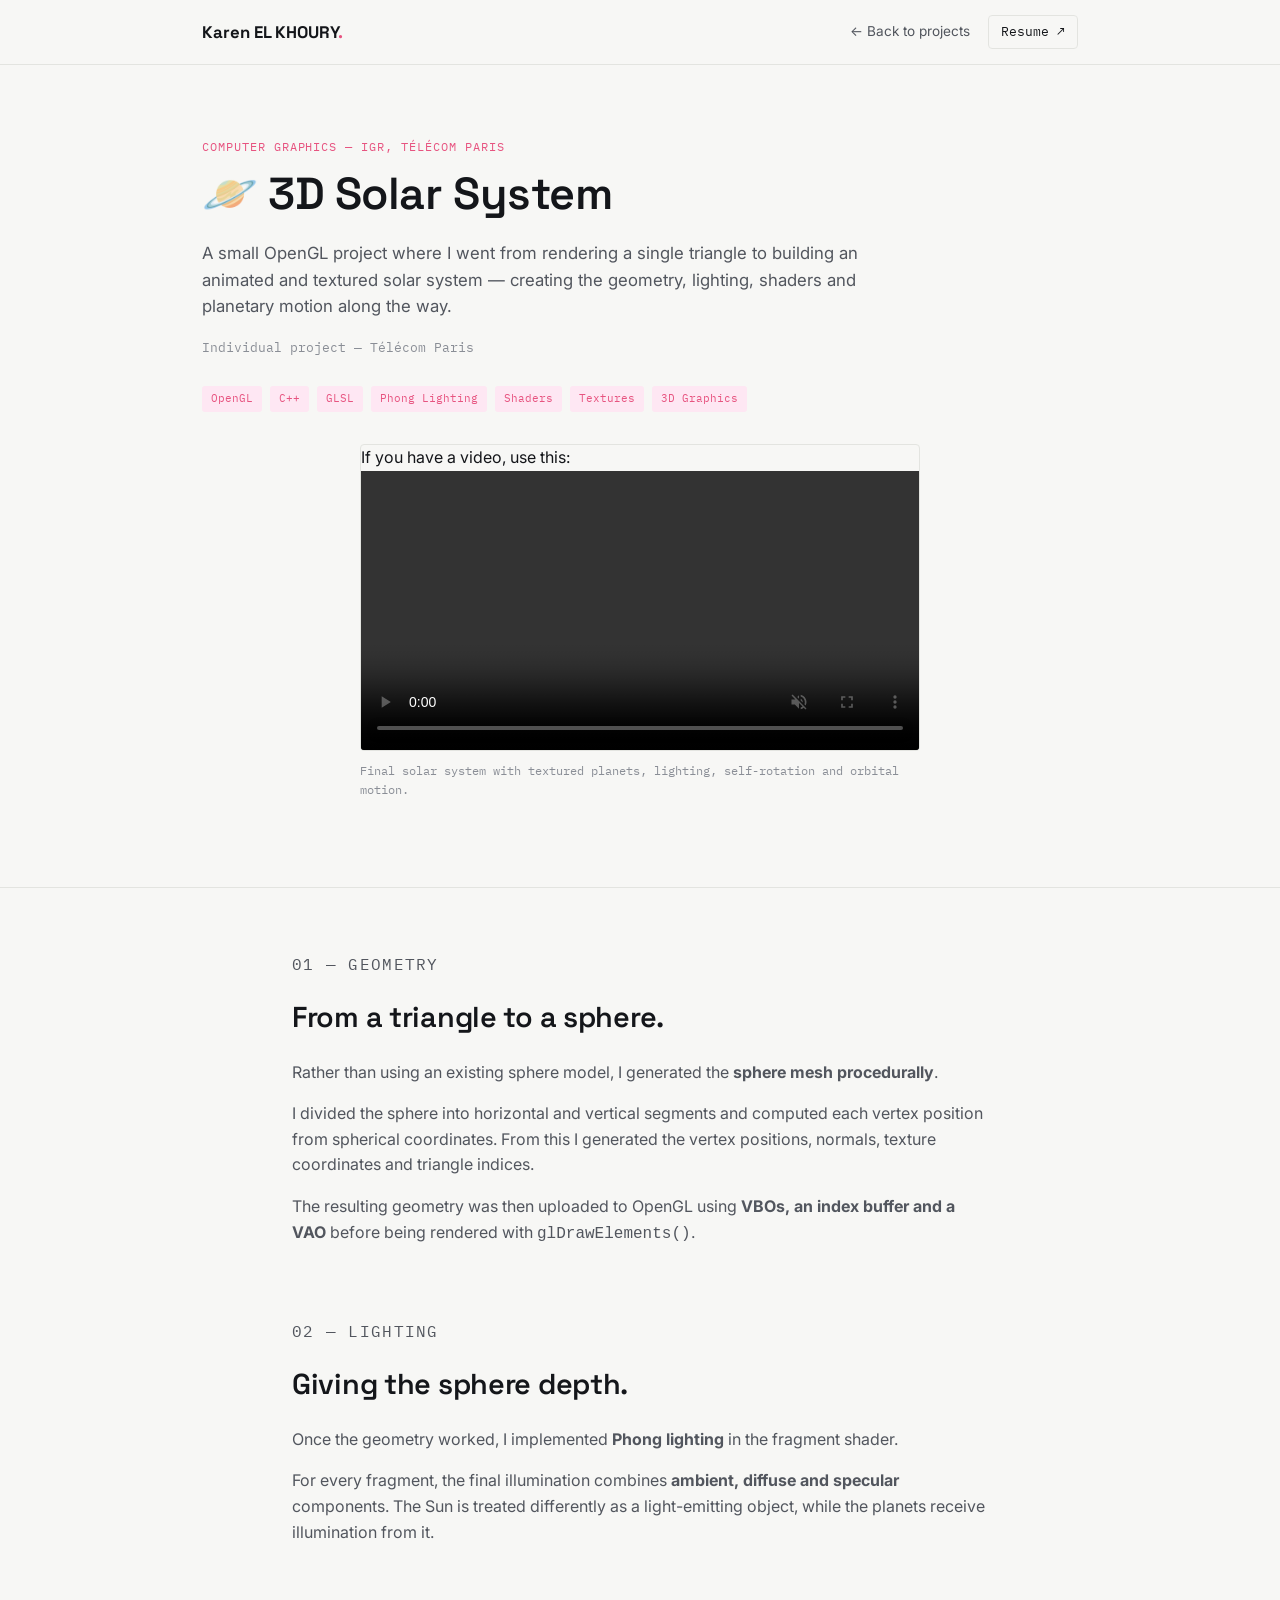
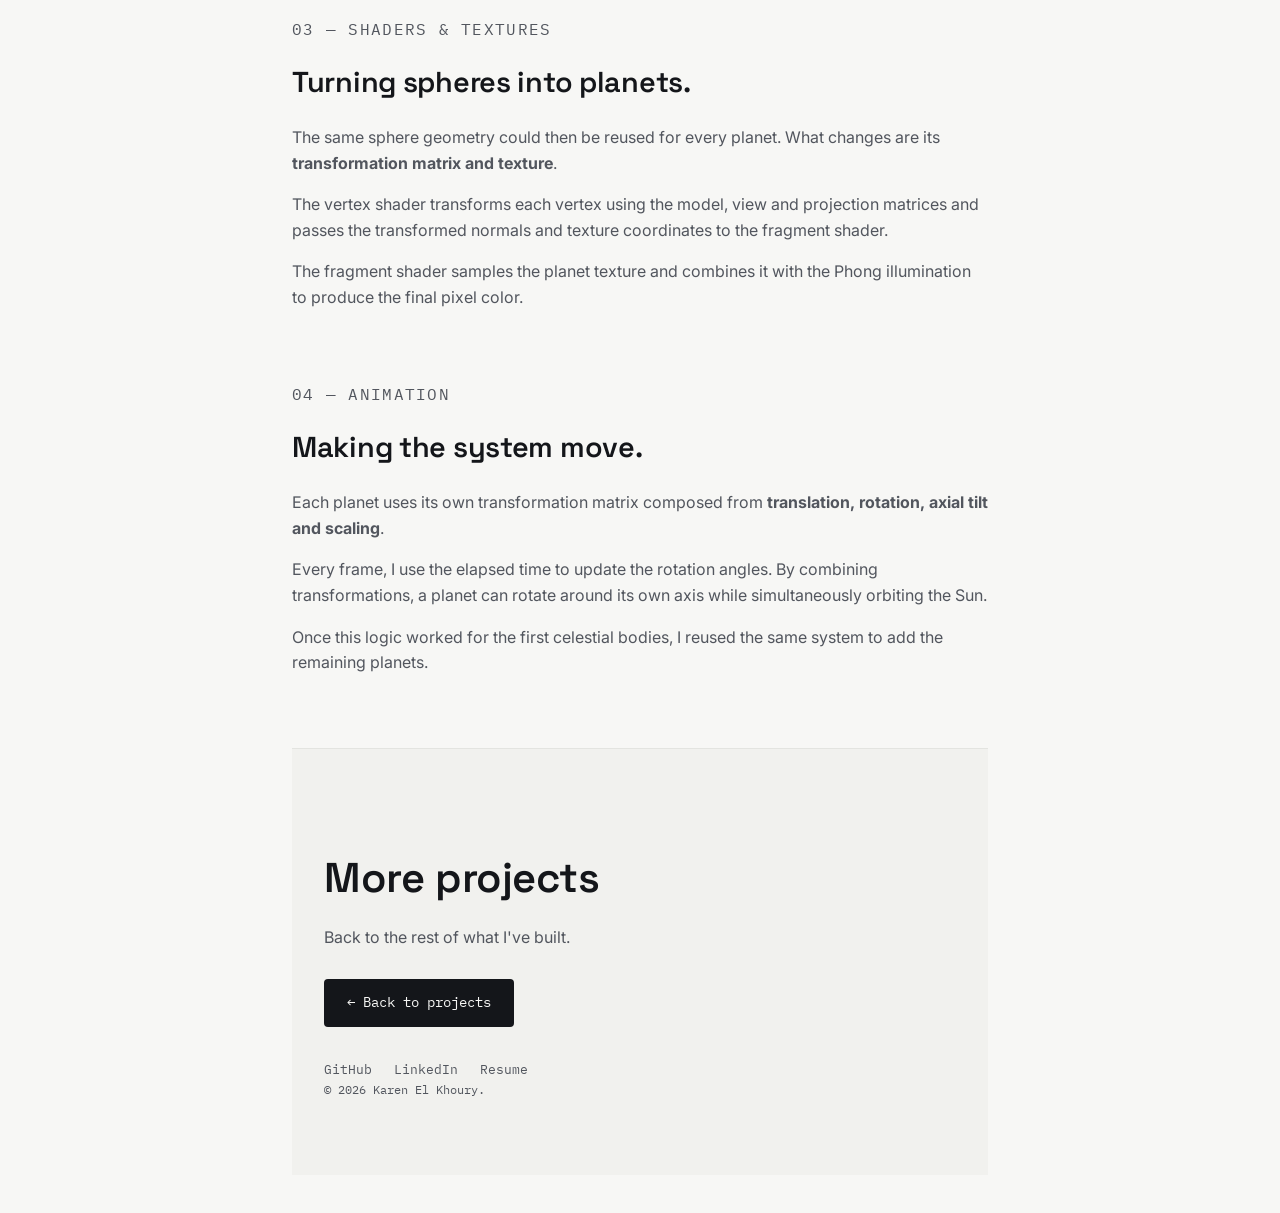
<file: projects/solarsystem.html>
<!DOCTYPE html>
<html lang="en">

<head>
  <meta charset="UTF-8">
  <meta name="viewport" content="width=device-width, initial-scale=1.0">

  <title>3D Solar System — Karen El Khoury</title>

  <meta
    name="description"
    content="A 3D solar system built with OpenGL, exploring mesh generation, shaders, Phong lighting, textures and hierarchical animation."
  >

  <link rel="preconnect" href="https://fonts.googleapis.com">
  <link rel="preconnect" href="https://fonts.gstatic.com" crossorigin>

  <link
    href="https://fonts.googleapis.com/css2?family=Space+Grotesk:wght@500;600;700&family=Inter:wght@400;500;600&family=IBM+Plex+Mono:wght@400;500&family=Fraunces:ital,opsz,wght@0,9..144,400;0,9..144,500;1,9..144,400&display=swap"
    rel="stylesheet"
  >

  <link rel="stylesheet" href="../css/style.css">
</head>


<body>


<!-- ================= NAV ================= -->
<header class="site-nav">

  <div class="nav-inner">

    <a href="../index.html#top" class="nav-mark">
      Karen EL KHOURY<span class="dot">.</span>
    </a>

    <nav class="nav-links" id="navLinks">

      <a href="../index.html#build">
        ← Back to projects
      </a>

      <a
        href="../assets/resume.pdf"
        class="nav-resume"
        target="_blank"
        rel="noopener"
      >
        Resume ↗
      </a>

    </nav>

    <button
      class="nav-toggle"
      id="navToggle"
      aria-label="Toggle menu"
      aria-expanded="false"
    >
      <span></span>
      <span></span>
      <span></span>
    </button>

  </div>

</header>



<!-- ================= HERO ================= -->
<section class="proj-hero">

  <div class="section-inner">

    <p class="eyebrow">
      Computer Graphics — IGR, Télécom Paris
    </p>

    <h1 class="proj-title">
      🪐 3D Solar System
    </h1>

    <p class="proj-lede">
      A small OpenGL project where I went from rendering a single
      triangle to building an animated and textured solar system —
      creating the geometry, lighting, shaders and planetary motion
      along the way.
    </p>

    <p class="proj-team">
      Individual project — Télécom Paris
    </p>


    <ul class="tags proj-tags">
      <li>OpenGL</li>
      <li>C++</li>
      <li>GLSL</li>
      <li>Phong Lighting</li>
      <li>Shaders</li>
      <li>Textures</li>
      <li>3D Graphics</li>
    </ul>

  </div>


  <!-- ================= HERO MEDIA ================= -->
  <div class="section-inner proj-hero-media">

    <figure class="proj-figure">

      <div class="photo-frame">

        
          If you have a video, use this:

        <video
          controls
          playsinline
          muted
          loop
          preload="metadata"
          style="width: 100%; display: block;"
        >
          <source
            src="../assets/img/projects/solarsystem/solarsystem.mp4"
            type="video/mp4"
          >
        </video>

       



      </div>

      <figcaption>
        Final solar system with textured planets, lighting,
        self-rotation and orbital motion.
      </figcaption>

    </figure>

  </div>

</section>



<!-- ================= CONTENT ================= -->
<article class="proj-content">

  <div class="section-inner proj-content-inner">



    <!-- ================= SPHERE ================= -->
    <section class="proj-section">

      <p class="proj-kicker">01 — Geometry</p>

      <h2>
        From a triangle to a sphere.
      </h2>

      <p>
        Rather than using an existing sphere model, I generated the
        <strong>sphere mesh procedurally</strong>.
      </p>

      <p>
        I divided the sphere into horizontal and vertical segments and
        computed each vertex position from spherical coordinates.
        From this I generated the vertex positions, normals,
        texture coordinates and triangle indices.
      </p>

      <p>
        The resulting geometry was then uploaded to OpenGL using
        <strong>VBOs, an index buffer and a VAO</strong> before being
        rendered with <code>glDrawElements()</code>.
      </p>


     

    </section>



    <!-- ================= LIGHTING ================= -->
    <section class="proj-section">

      <p class="proj-kicker">02 — Lighting</p>

      <h2>
        Giving the sphere depth.
      </h2>

      <p>
        Once the geometry worked, I implemented
        <strong>Phong lighting</strong> in the fragment shader.
      </p>

      <p>
        For every fragment, the final illumination combines
        <strong>ambient, diffuse and specular</strong> components.
        The Sun is treated differently as a light-emitting object,
        while the planets receive illumination from it.
      </p>



    </section>



    <!-- ================= TEXTURES ================= -->
    <section class="proj-section">

      <p class="proj-kicker">03 — Shaders &amp; Textures</p>

      <h2>
        Turning spheres into planets.
      </h2>

      <p>
        The same sphere geometry could then be reused for every planet.
        What changes are its <strong>transformation matrix and texture</strong>.
      </p>

      <p>
        The vertex shader transforms each vertex using the
        model, view and projection matrices and passes the transformed
        normals and texture coordinates to the fragment shader.
      </p>

      <p>
        The fragment shader samples the planet texture and combines it
        with the Phong illumination to produce the final pixel color.
      </p>

    </section>



    <!-- ================= ANIMATION ================= -->
    <section class="proj-section">

      <p class="proj-kicker">04 — Animation</p>

      <h2>
        Making the system move.
      </h2>

      <p>
        Each planet uses its own transformation matrix composed from
        <strong>translation, rotation, axial tilt and scaling</strong>.
      </p>

      <p>
        Every frame, I use the elapsed time to update the rotation angles.
        By combining transformations, a planet can rotate around its own
        axis while simultaneously orbiting the Sun.
      </p>

      <p>
        Once this logic worked for the first celestial bodies,
        I reused the same system to add the remaining planets.
      </p>


    </section>


<!-- ================= FOOTER ================= -->
<footer class="footer">

  <div class="footer-inner">

    <h2>More projects</h2>

    <p>
      Back to the rest of what I've built.
    </p>

    <a
      href="../index.html#build"
      class="btn btn-primary"
    >
      ← Back to projects
    </a>


    <div class="footer-links">

      <a
        href="https://github.com/KarenKhou"
        target="_blank"
        rel="noopener"
      >
        GitHub
      </a>

      <a
        href="https://www.linkedin.com/in/karen-kh2003"
        target="_blank"
        rel="noopener"
      >
        LinkedIn
      </a>

      <a
        href="../assets/resume.pdf"
        target="_blank"
        rel="noopener"
      >
        Resume
      </a>

    </div>


    <p class="footer-copy">
      © <span id="year"></span> Karen El Khoury.
    </p>

  </div>

</footer>


<script src="../js/main.js"></script>

</body>
</html>
</file>
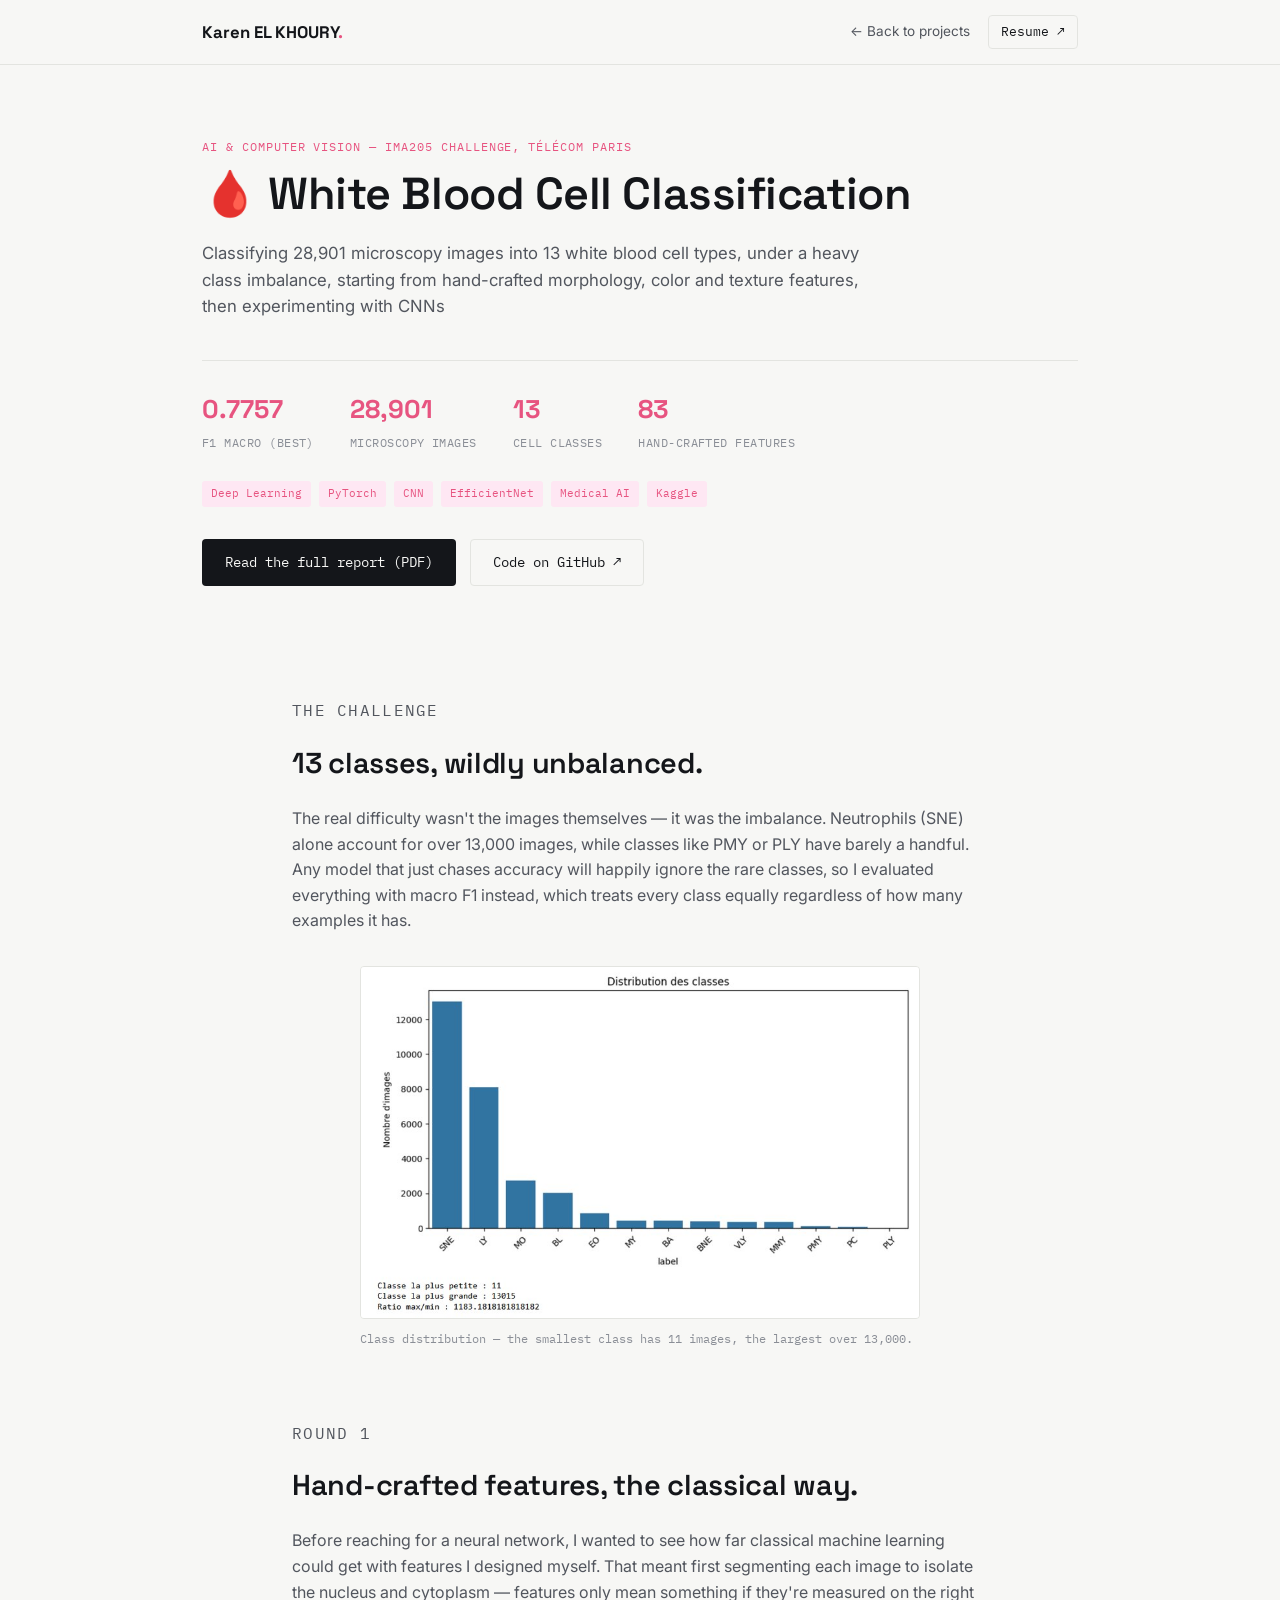
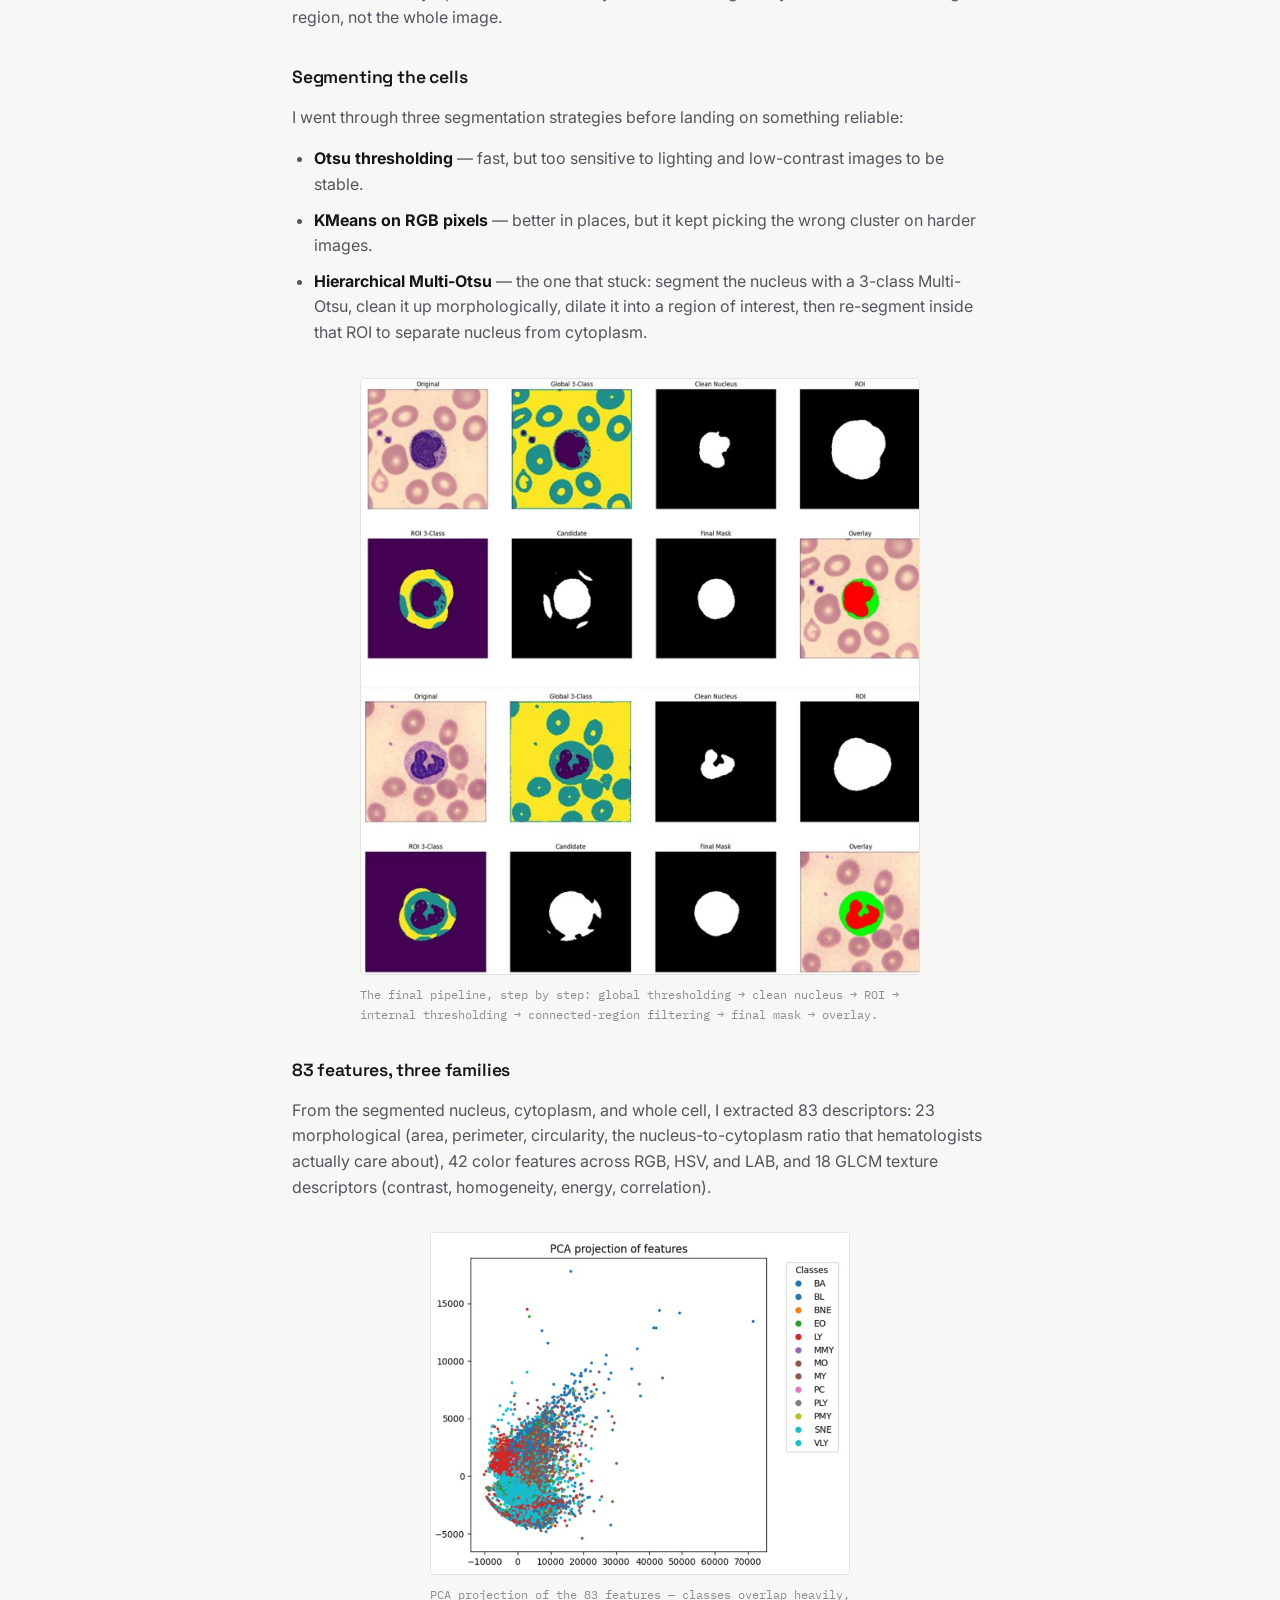
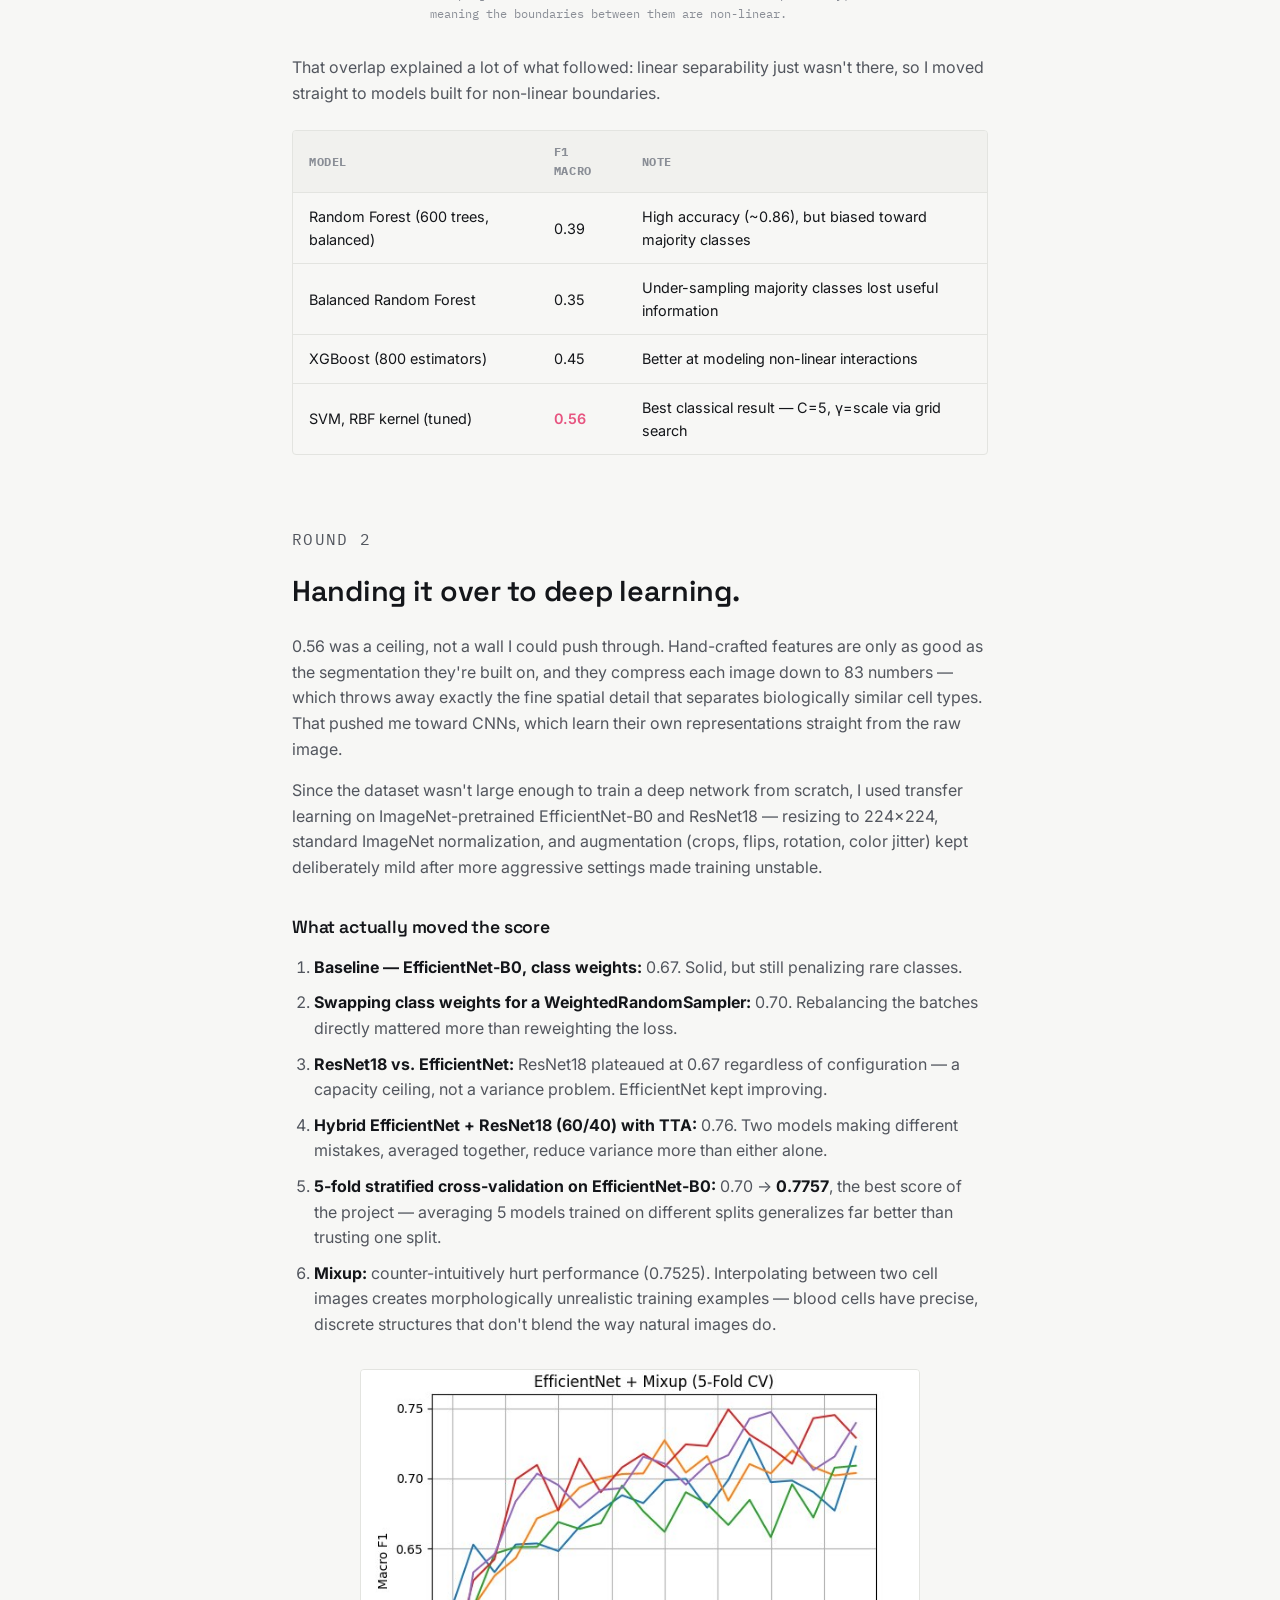
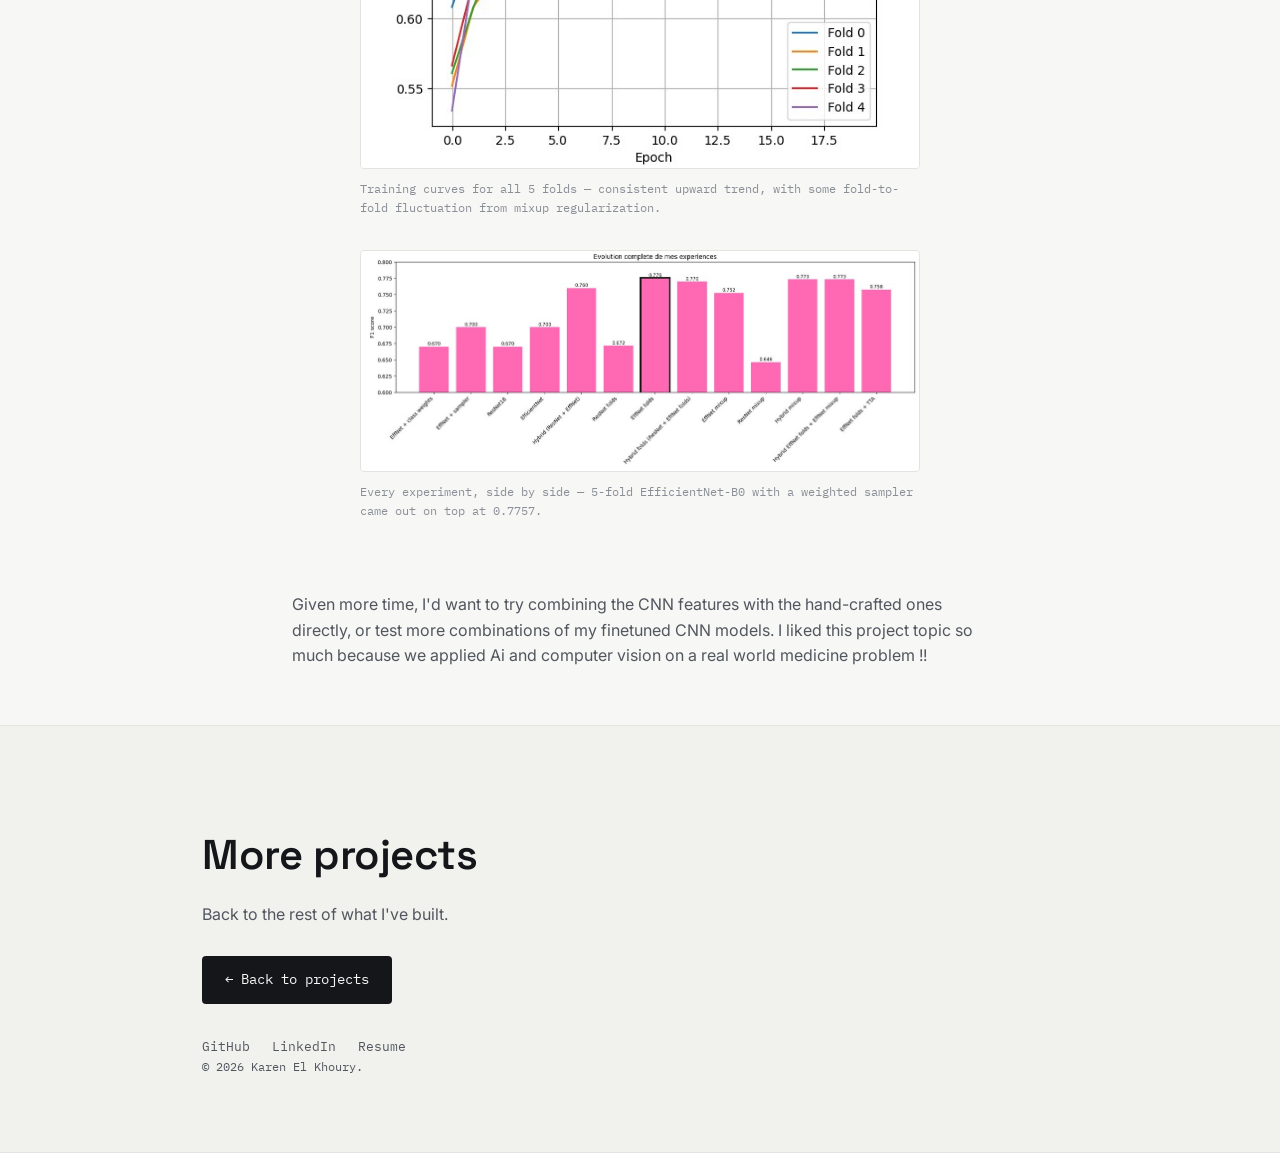
<file: projects/white-blood-cell-classification.html>
<!DOCTYPE html>
<html lang="en">
<head>
<meta charset="UTF-8">
<meta name="viewport" content="width=device-width, initial-scale=1.0">
<title>White Blood Cell Classification — Karen El Khoury</title>
<meta name="description" content="Classifying 13 types of white blood cells from microscopy images — from hand-crafted features to a fine-tuned EfficientNet-B0, F1 macro 0.7757.">

<link rel="preconnect" href="https://fonts.googleapis.com">
<link rel="preconnect" href="https://fonts.gstatic.com" crossorigin>
<link href="https://fonts.googleapis.com/css2?family=Space+Grotesk:wght@500;600;700&family=Inter:wght@400;500;600&family=IBM+Plex+Mono:wght@400;500&family=Fraunces:ital,opsz,wght@0,9..144,400;0,9..144,500;1,9..144,400&display=swap" rel="stylesheet">

<link rel="stylesheet" href="../css/style.css">
</head>
<body>

<!-- ================= NAV ================= -->
<header class="site-nav">
  <div class="nav-inner">
    <a href="../index.html#top" class="nav-mark">Karen EL KHOURY<span class="dot">.</span></a>
    <nav class="nav-links" id="navLinks">
      <a href="../index.html#build">← Back to projects</a>
      <a href="../assets/resume.pdf" class="nav-resume" target="_blank" rel="noopener">Resume ↗</a>
    </nav>
    <button class="nav-toggle" id="navToggle" aria-label="Toggle menu" aria-expanded="false">
      <span></span><span></span><span></span>
    </button>
  </div>
</header>

<!-- ================= PROJECT HERO ================= -->
<section class="proj-hero">
  <div class="section-inner">
    <p class="eyebrow">AI &amp; Computer Vision — IMA205 Challenge, Télécom Paris</p>
    <h1 class="proj-title">🩸 White Blood Cell Classification</h1>
    <p class="proj-lede">Classifying 28,901 microscopy images into 13 white blood cell types, under a
      heavy class imbalance, starting from hand-crafted morphology, color and texture features, then
      experimenting with CNNs</p>

    <div class="proj-stats">
      <div class="proj-stat"><span class="proj-stat-num">0.7757</span><span class="proj-stat-label">F1 macro (best)</span></div>
      <div class="proj-stat"><span class="proj-stat-num">28,901</span><span class="proj-stat-label">microscopy images</span></div>
      <div class="proj-stat"><span class="proj-stat-num">13</span><span class="proj-stat-label">cell classes</span></div>
      <div class="proj-stat"><span class="proj-stat-num">83</span><span class="proj-stat-label">hand-crafted features</span></div>
    </div>

    <ul class="tags proj-tags">
      <li>Deep Learning</li><li>PyTorch</li><li>CNN</li><li>EfficientNet</li><li>Medical AI</li><li>Kaggle</li>
    </ul>

    <div class="proj-links">
      <a href="../assets/projects/wbc-report.pdf" class="btn btn-primary" target="_blank" rel="noopener">Read the full report (PDF)</a>
      <a href="https://github.com/KarenKhou/WhiteBloodCellsClassification" class="btn btn-ghost" target="_blank" rel="noopener">Code on GitHub ↗</a>
    </div>
  </div>


<!-- ================= CONTENT ================= -->
<article class="proj-content">
  <div class="section-inner proj-content-inner">

    <section class="proj-section">
      <p class="proj-kicker">The challenge</p>
      <h2>13 classes, wildly unbalanced.</h2>
      <p>The real difficulty wasn't the images themselves — it was the imbalance. Neutrophils (SNE)
        alone account for over 13,000 images, while classes like PMY or PLY have barely a handful. Any
        model that just chases accuracy will happily ignore the rare classes, so I evaluated everything
        with macro F1 instead, which treats every class equally regardless of how many examples it has.</p>

      <figure class="proj-figure">
        <div class="photo-frame">
          <img src="../assets/img/projects/wbc/fig1-class-distribution.jpg" alt="Bar chart of image counts per class, showing SNE and LY dominating and PMY, PC, PLY nearly empty">
        </div>
        <figcaption>Class distribution — the smallest class has 11 images, the largest over 13,000.</figcaption>
      </figure>
    </section>

    <section class="proj-section">
      <p class="proj-kicker">Round 1</p>
      <h2>Hand-crafted features, the classical way.</h2>
      <p>Before reaching for a neural network, I wanted to see how far classical machine learning could
        get with features I designed myself. That meant first segmenting each image to isolate the
        nucleus and cytoplasm — features only mean something if they're measured on the right region,
        not the whole image.</p>

      <h3 class="proj-h3">Segmenting the cells</h3>
      <p>I went through three segmentation strategies before landing on something reliable:</p>
      <ul class="proj-list">
        <li><strong>Otsu thresholding</strong> — fast, but too sensitive to lighting and low-contrast images to be stable.</li>
        <li><strong>KMeans on RGB pixels</strong> — better in places, but it kept picking the wrong cluster on harder images.</li>
        <li><strong>Hierarchical Multi-Otsu</strong> — the one that stuck: segment the nucleus with a 3-class Multi-Otsu, clean it up morphologically, dilate it into a region of interest, then re-segment inside that ROI to separate nucleus from cytoplasm.</li>
      </ul>

      <figure class="proj-figure">
        <div class="photo-frame">
          <img src="../assets/img/projects/wbc/fig3-multiotsu-pipeline.jpg" alt="Eight-step segmentation pipeline grid showing original image, thresholding, cleaned nucleus mask, region of interest, and final overlay for two example cells">
        </div>
        <figcaption>The final pipeline, step by step: global thresholding → clean nucleus → ROI → internal
          thresholding → connected-region filtering → final mask → overlay.</figcaption>
      </figure>

      <h3 class="proj-h3">83 features, three families</h3>
      <p>From the segmented nucleus, cytoplasm, and whole cell, I extracted 83 descriptors: 23
        morphological (area, perimeter, circularity, the nucleus-to-cytoplasm ratio that hematologists
        actually care about), 42 color features across RGB, HSV, and LAB, and 18 GLCM texture
        descriptors (contrast, homogeneity, energy, correlation).</p>

      <figure class="proj-figure proj-figure--narrow">
        <div class="photo-frame">
          <img src="../assets/img/projects/wbc/fig4-pca-projection.jpg" alt="PCA scatter plot of the 83 features in 2D, showing heavy overlap between classes with no clean clusters">
        </div>
        <figcaption>PCA projection of the 83 features — classes overlap heavily, meaning the boundaries
          between them are non-linear.</figcaption>
      </figure>

      <p>That overlap explained a lot of what followed: linear separability just wasn't there, so I moved
        straight to models built for non-linear boundaries.</p>

      <div class="proj-table-wrap">
        <table class="proj-table">
          <thead><tr><th>Model</th><th>F1 macro</th><th>Note</th></tr></thead>
          <tbody>
            <tr><td>Random Forest (600 trees, balanced)</td><td>0.39</td><td>High accuracy (~0.86), but biased toward majority classes</td></tr>
            <tr><td>Balanced Random Forest</td><td>0.35</td><td>Under-sampling majority classes lost useful information</td></tr>
            <tr><td>XGBoost (800 estimators)</td><td>0.45</td><td>Better at modeling non-linear interactions</td></tr>
            <tr><td>SVM, RBF kernel (tuned)</td><td class="proj-table-best">0.56</td><td>Best classical result — C=5, γ=scale via grid search</td></tr>
          </tbody>
        </table>
      </div>
    </section>

    <section class="proj-section">
      <p class="proj-kicker">Round 2</p>
      <h2>Handing it over to deep learning.</h2>
      <p>0.56 was a ceiling, not a wall I could push through. Hand-crafted features are only as good as
        the segmentation they're built on, and they compress each image down to 83 numbers — which
        throws away exactly the fine spatial detail that separates biologically similar cell types. That
        pushed me toward CNNs, which learn their own representations straight from the raw image.</p>
      <p>Since the dataset wasn't large enough to train a deep network from scratch, I used transfer
        learning on ImageNet-pretrained EfficientNet-B0 and ResNet18 — resizing to 224×224, standard
        ImageNet normalization, and augmentation (crops, flips, rotation, color jitter) kept deliberately
        mild after more aggressive settings made training unstable.</p>

      <h3 class="proj-h3">What actually moved the score</h3>
      <ol class="proj-steps">
        <li><strong>Baseline — EfficientNet-B0, class weights:</strong> 0.67. Solid, but still penalizing
          rare classes.</li>
        <li><strong>Swapping class weights for a WeightedRandomSampler:</strong> 0.70. Rebalancing the
          batches directly mattered more than reweighting the loss.</li>
        <li><strong>ResNet18 vs. EfficientNet:</strong> ResNet18 plateaued at 0.67 regardless of
          configuration — a capacity ceiling, not a variance problem. EfficientNet kept improving.</li>
        <li><strong>Hybrid EfficientNet + ResNet18 (60/40) with TTA:</strong> 0.76. Two models making
          different mistakes, averaged together, reduce variance more than either alone.</li>
        <li><strong>5-fold stratified cross-validation on EfficientNet-B0:</strong> 0.70 → <strong>0.7757</strong>,
          the best score of the project — averaging 5 models trained on different splits generalizes far
          better than trusting one split.</li>
        <li><strong>Mixup:</strong> counter-intuitively hurt performance (0.7525). Interpolating between
          two cell images creates morphologically unrealistic training examples — blood cells have
          precise, discrete structures that don't blend the way natural images do.</li>
      </ol>

      <figure class="proj-figure">
        <div class="photo-frame">
          <img src="../assets/img/projects/wbc/fig5-fold-training-curves.jpg" alt="Line chart of macro F1 across training epochs for 5 cross-validation folds, all converging upward with some fluctuation from mixup">
        </div>
        <figcaption>Training curves for all 5 folds — consistent upward trend, with some fold-to-fold
          fluctuation from mixup regularization.</figcaption>
      </figure>

      <figure class="proj-figure">
        <div class="photo-frame">
          <img src="../assets/img/projects/wbc/fig6-final-results.jpg" alt="Bar chart comparing F1 macro across every experiment run, from EfficientNet plus class weights at 0.670 up to EfficientNet folds at 0.776, the best result">
        </div>
        <figcaption>Every experiment, side by side — 5-fold EfficientNet-B0 with a weighted sampler came
          out on top at 0.7757.</figcaption>
      </figure>
    </section>

    <section class="proj-section">
    
      <p>Given more time, I'd want to try combining the CNN features with the hand-crafted ones directly, or test more combinations of my finetuned CNN models.
        I liked this project topic so much because we applied Ai and computer vision on a real world medicine problem !!
      </p>
    </section>

  </div>
</article>

<!-- ================= FOOTER ================= -->
<footer class="footer">
  <div class="footer-inner">
    <h2>More projects</h2>
    <p>Back to the rest of what I've built.</p>
    <a href="../index.html#build" class="btn btn-primary">← Back to projects</a>
    <div class="footer-links">
      <a href="https://github.com/KarenKhou" target="_blank" rel="noopener">GitHub</a>
      <a href="https://www.linkedin.com/in/karen-kh2003" target="_blank" rel="noopener">LinkedIn</a>
      <a href="../assets/resume.pdf" target="_blank" rel="noopener">Resume</a>
    </div>
    <p class="footer-copy">© <span id="year"></span> Karen El Khoury.</p>
  </div>
</footer>

<script src="../js/main.js"></script>
</body>
</html>
</file>
<file: css/style.css>
/* =========================================================
   TOKENS
========================================================= */
:root{
  --bg:        #F7F7F5;
  --bg-alt:    #F1F1EE;
  --surface:   #FFFFFF;
  --ink:       #14161A;
  --ink-soft:  #52565E;
  --ink-faint: #8A8E96;
  --line:      #E3E4E0;
  --accent:    #E75480;
  --accent-soft: rgb(254, 231, 243);

  --font-display: 'Space Grotesk', 'Helvetica Neue', Arial, sans-serif;
  --font-body: 'Inter', 'Helvetica Neue', Arial, sans-serif;
  --font-mono: 'IBM Plex Mono', 'SFMono-Regular', Menlo, monospace;
  --font-serif: 'Fraunces', Georgia, serif;

  --max-w: 940px;
  --radius: 4px;
}

*, *::before, *::after{ box-sizing: border-box; }

html{ scroll-behavior: smooth; }

@media (prefers-reduced-motion: reduce){
  html{ scroll-behavior: auto; }
  *{ animation-duration: 0.001ms !important; animation-iteration-count: 1 !important; transition-duration: 0.001ms !important; }
}

body{
  margin: 0;
  background: var(--bg);
  color: var(--ink);
  font-family: var(--font-body);
  font-size: 16px;
  line-height: 1.6;
  -webkit-font-smoothing: antialiased;
}

h1, h2, h3{
  font-family: var(--font-display);
  color: var(--ink);
  margin: 0;
  letter-spacing: -0.01em;
}

a{ color: inherit; text-decoration: none; }

.eyebrow{
  font-family: var(--font-mono);
  font-size: 0.75rem;
  letter-spacing: 0.08em;
  text-transform: uppercase;
  color: var(--accent);
  margin: 0 0 0.75rem;
}

.section-inner, .nav-inner, .hero-inner, .footer-inner{
  max-width: var(--max-w);
  margin: 0 auto;
  padding: 0 32px;
}

/* =========================================================
   NAV
========================================================= */
.site-nav{
  position: sticky;
  top: 0;
  z-index: 50;
  background: rgba(247,247,245,0.85);
  backdrop-filter: blur(8px);
  border-bottom: 1px solid var(--line);
}

.nav-inner{
  display: flex;
  align-items: center;
  justify-content: space-between;
  height: 64px;
}

.nav-mark{
  font-family: var(--font-display);
  font-weight: 700;
  font-size: 1.05rem;
}
.nav-mark .dot{ color: var(--accent); }

.nav-links{
  display: flex;
  align-items: center;
  gap: 18px;
  font-size: 0.85rem;
  white-space: nowrap;
}

.nav-links a{
  color: var(--ink-soft);
  transition: color 0.15s ease;
}
.nav-links a:hover{ color: var(--ink); }

.nav-resume{
  font-family: var(--font-mono);
  font-size: 0.8rem;
  border: 1px solid var(--line);
  padding: 6px 12px;
  border-radius: var(--radius);
  color: var(--ink) !important;
}
.nav-resume:hover{ border-color: var(--accent); color: var(--accent) !important; }

.nav-toggle{
  display: none;
  flex-direction: column;
  justify-content: center;
  gap: 5px;
  width: 32px;
  height: 32px;
  background: none;
  border: none;
  cursor: pointer;
}
.nav-toggle span{
  display: block;
  height: 2px;
  background: var(--ink);
  border-radius: 2px;
}

/* =========================================================
   HERO
========================================================= */
.hero {
  position: relative;
  overflow: hidden;
  padding: 90px 0 72px;
  border-bottom: 1px solid var(--line);
}

.mesh-canvas{
  position: absolute;
  inset: 0;
  width: 100%;
  height: 100%;
  opacity: 0.55;
}

.hero-inner{
  position: relative;
  z-index: 1;
}

.hero-title{
  font-size: clamp(1.8rem, 3.6vw, 2.6rem);
  font-weight: 600;
  line-height: 1.18;
  max-width: 780px;
}

.hero-sub{
  margin-top: 24px;
  max-width: 560px;
  color: var(--ink-soft);
  font-size: 1.05rem;
}

.hero-actions{
  margin-top: 36px;
  display: flex;
  gap: 14px;
  flex-wrap: wrap;
}

.btn{
  display: inline-flex;
  align-items: center;
  padding: 12px 22px;
  border-radius: var(--radius);
  font-family: var(--font-mono);
  font-size: 0.85rem;
  border: 1px solid transparent;
  transition: all 0.15s ease;
}
.btn-primary{
  background: var(--ink);
  color: var(--bg);
}
.btn-primary:hover{ background: var(--accent); }
.btn-ghost{
  border-color: var(--line);
  color: var(--ink);
}
.btn-ghost:hover{ border-color: var(--accent); color: var(--accent); }

.hero-links{
  margin-top: 44px;
  display: flex;
  gap: 22px;
  font-family: var(--font-mono);
  font-size: 0.82rem;
  color: var(--ink-soft);
}
.hero-links a:hover{ color: var(--accent); }

/* =========================================================
   A LITTLE ABOUT ME
========================================================= */
.about-section {
  padding: 72px 0;
}

.hero-grid{
  display: grid;
  grid-template-columns: 1.6fr 0.4fr;
  gap: 48px;
  align-items: center;
}

.hero-photo{
  align-self: center;
  max-width: 220px;
  justify-self: end;
}

.about-inner{
  display: grid;
  grid-template-columns: 1.1fr 0.9fr;
  gap: 56px;
  align-items: center;
}

.about-quote{
  font-family: var(--font-serif);
  font-style: italic;
  font-weight: 400;
  font-size: clamp(1.4rem, 2.6vw, 1.9rem);
  line-height: 1.4;
  color: var(--ink);
  margin: 0 0 24px;
  max-width: 480px;
}

.about-body{
  color: var(--ink-soft);
  font-size: 1rem;
  max-width: 480px;
}

.photo-frame{
  border-radius: var(--radius);
  overflow: hidden;
  border: 1px solid var(--line);
}

.photo-frame img{
  display: block;
  width: 100%;
  height: 100%;
  object-fit: cover;
}

.photo-placeholder{
  aspect-ratio: 4 / 5;
  background:
    repeating-linear-gradient(135deg, var(--bg-alt) 0 12px, var(--surface) 12px 24px);
  display: flex;
  align-items: center;
  justify-content: center;
  color: var(--ink-faint);
  font-family: var(--font-mono);
  font-size: 0.78rem;
  text-align: center;
  padding: 16px;
}

.about-photo figcaption{
  margin-top: 10px;
  font-family: var(--font-mono);
  font-size: 0.75rem;
  color: var(--ink-faint);
  text-align: center;
}

.inline-link{
  color: var(--accent);
  border-bottom: 1px solid var(--accent);
}

/* =========================================================
   OUTSIDE THE CLASSROOM
========================================================= */
.outside-grid{
  display: grid;
  grid-template-columns: repeat(4, 1fr);
  gap: 24px;
}

.outside-card h3{
  font-size: 1.05rem;
  font-weight: 600;
  margin: 18px 0 8px;
}

.outside-card p{
  color: var(--ink-soft);
  font-size: 0.92rem;
  margin: 0;
}

.outside-photo{
  aspect-ratio: 1 / 1;
  font-size: 1.8rem;
}

/* =========================================================
   SECTIONS (shared)
========================================================= */
.section{ padding: 72px 0; }
.section-alt{ background: var(--bg-alt); }

.section-head{
  margin-bottom: 48px;
  max-width: 560px;
}
.section-head h2{
  font-size: clamp(1.6rem, 3vw, 2.1rem);
  font-weight: 600;
}

.section-lede{
  margin-top: 14px;
  color: var(--ink-soft);
  font-size: 1rem;
}

.other-groups--spaced{ margin-top: 64px; }

/* =========================================================
   PROJECT CARDS
========================================================= */
.project-grid{
  display: grid;
  grid-template-columns: repeat(auto-fit, minmax(260px, 1fr));
  gap: 22px;
}

.card{
  background: var(--surface);
  border: 1px solid var(--line);
  border-radius: var(--radius);
  padding: 0;
  overflow: hidden;
  display: flex;
  flex-direction: column;
  transition: border-color 0.15s ease, transform 0.15s ease;
}
.card:hover{
  border-color: var(--accent);
  transform: translateY(-2px);
}

/* Project photo, full-bleed at the top of the card */
.card-media{
  aspect-ratio: 2 / 1;
  font-size: 0.72rem;
  overflow: hidden;
}

.card-media img{
  display: block;
  width: 100%;
  height: 100%;
  object-fit: cover;
}

.card-body{
  padding: 18px 20px 22px;
  display: flex;
  flex-direction: column;
  flex: 1;
}

.card-title{
  font-size: 1.02rem;
  font-weight: 600;
  margin-bottom: 8px;
}

.card-desc{
  color: var(--ink-soft);
  font-size: 0.87rem;
  margin: 0 0 14px;
  flex: 1;
}

.show-more-wrap{
  text-align: center;
  margin-top: 40px;
}

.card-more{ display: none; }

.card-cat{
  font-family: var(--font-mono);
  font-size: 0.72rem;
  text-transform: uppercase;
  letter-spacing: 0.06em;
  color: var(--ink-faint);
  margin: 0 0 10px;
}

.tags{
  list-style: none;
  display: flex;
  flex-wrap: wrap;
  gap: 8px;
  padding: 0;
  margin: 0 0 20px;
}
.tags li{
  font-family: var(--font-mono);
  font-size: 0.7rem;
  background: var(--accent-soft);
  color: var(--accent);
  padding: 4px 9px;
  border-radius: 3px;
}

.card-link{
  font-family: var(--font-mono);
  font-size: 0.85rem;
  color: var(--ink);
  align-self: flex-start;
  border-bottom: 1px solid var(--ink);
}
.card-link:hover{ color: var(--accent); border-color: var(--accent); }

/* =========================================================
   OTHER PROJECTS
========================================================= */
.other-groups{
  display: grid;
  grid-template-columns: repeat(auto-fit, minmax(220px, 1fr));
  gap: 40px;
}

.other-group-title{
  font-family: var(--font-mono);
  font-size: 0.78rem;
  text-transform: uppercase;
  letter-spacing: 0.06em;
  color: var(--ink-faint);
  margin: 0 0 16px;
  font-weight: 500;
}

.other-list{
  list-style: none;
  margin: 0;
  padding: 0;
  border-top: 1px solid var(--line);
}

.other-list li{
  display: flex;
  align-items: center;
  justify-content: space-between;
  gap: 12px;
  padding: 14px 0;
  border-bottom: 1px solid var(--line);
}

.other-row{
  display: flex;
  flex-direction: column;
  gap: 3px;
}

.other-name{
  font-weight: 500;
  font-size: 0.95rem;
}

.other-tags{
  font-family: var(--font-mono);
  font-size: 0.72rem;
  color: var(--ink-faint);
}

.other-list a{
  font-family: var(--font-mono);
  color: var(--ink-faint);
  flex-shrink: 0;
}
.other-list a:hover{ color: var(--accent); }

/* =========================================================
   CARE / TRAVEL CARDS  (What I Care About, Where I've Been)
========================================================= */
.care-grid{
  display: grid;
  grid-template-columns: repeat(2, 1fr);
  gap: 24px;
}

.care-card{
  background: var(--surface);
  border: 1px solid var(--line);
  border-radius: var(--radius);
  padding: 28px;
}

.care-org{
  font-family: var(--font-mono);
  font-size: 0.72rem;
  text-transform: uppercase;
  letter-spacing: 0.06em;
  color: var(--ink-faint);
  margin: 0 0 10px;
}

.care-card h3{
  font-size: 1.1rem;
  font-weight: 600;
  margin-bottom: 6px;
}

.care-when{
  font-family: var(--font-mono);
  font-size: 0.78rem;
  color: var(--accent);
  margin: 0 0 14px;
}

.care-desc{
  color: var(--ink-soft);
  font-size: 0.94rem;
  margin: 0;
}

.travel-block{ margin-top: 48px; }

.travel-title{
  font-family: var(--font-mono);
  font-size: 0.78rem;
  text-transform: uppercase;
  letter-spacing: 0.06em;
  color: var(--ink-faint);
  font-weight: 500;
  margin: 0 0 16px;
}

.travel-chips{
  list-style: none;
  display: flex;
  flex-wrap: wrap;
  gap: 10px;
  padding: 0;
  margin: 0;
}

.travel-chips li{
  font-family: var(--font-mono);
  font-size: 0.85rem;
  background: var(--surface);
  border: 1px solid var(--line);
  padding: 8px 16px;
  border-radius: 999px;
  color: var(--ink-soft);
}

/* =========================================================
   TRAVEL GALLERY
========================================================= */
.gallery-block{ margin-top: 56px; }

.gallery-lede{
  color: var(--ink-soft);
  font-size: 0.92rem;
  margin: 0 0 24px;
  max-width: 520px;
}

/* Pinterest-style masonry via CSS columns — no JS required.
   Add more <figure class="gallery-item ..."> blocks any time; the
   grid reflows to fit them. */
.gallery-grid {
  column-count: 4;
  column-gap: 12px;
}

.gallery-item {
  margin: 0 0 12px;
  break-inside: avoid;
}

.gallery-item .photo-frame {
  aspect-ratio: auto;
  height: auto;
  padding: 0;
}

/* Tablet */
@media (max-width: 860px) {
  .gallery-grid {
    column-count: 3;
  }
}

/* Phone */
@media (max-width: 600px) {
  .gallery-grid {
    column-count: 2;
    column-gap: 10px;
  }

  .gallery-item {
    margin-bottom: 10px;
  }
}
/* =========================================================
   TIMELINE
========================================================= */
.timeline{
  list-style: none;
  margin: 0;
  padding: 0;
  border-left: 1px solid var(--line);
  max-width: 640px;
}

.timeline-item{
  position: relative;
  padding: 0 0 40px 32px;
}
.timeline-item:last-child{ padding-bottom: 0; }

.timeline-item::before{
  content: "";
  position: absolute;
  left: -5px;
  top: 4px;
  width: 9px;
  height: 9px;
  border-radius: 50%;
  background: var(--accent);
}

.timeline-year{
  font-family: var(--font-mono);
  font-size: 0.78rem;
  color: var(--accent);
  display: block;
  margin-bottom: 6px;
}

.timeline-body h3{
  font-size: 1.05rem;
  font-weight: 600;
  margin-bottom: 6px;
}
.timeline-body p{
  color: var(--ink-soft);
  font-size: 0.92rem;
  margin: 0;
  max-width: 480px;
}

/* =========================================================
   FOOTER
========================================================= */
.footer{
  border-top: 1px solid var(--line);
  padding: 96px 0 48px;
  background: var(--bg-alt);
}

.footer-inner{ text-align: left; }

.footer h2{
  font-size: clamp(1.8rem, 4vw, 2.6rem);
  font-weight: 600;
  margin-bottom: 14px;
}

.footer p{
  color: var(--ink-soft);
  max-width: 480px;
  margin: 0 0 28px;
}

.footer-links{
  margin-top: 32px;
  display: flex;
  gap: 22px;
  font-family: var(--font-mono);
  font-size: 0.82rem;
  color: var(--ink-soft);
}
.footer-links a:hover{ color: var(--accent); }

.footer-copy{
  margin-top: 56px;
  font-family: var(--font-mono);
  font-size: 0.75rem;
  color: var(--ink-faint);
}

/* =========================================================
   RESPONSIVE
========================================================= */
@media (max-width: 860px){
  .project-grid{ grid-template-columns: 1fr; }
  .other-groups{ grid-template-columns: 1fr; gap: 32px; }
  .care-grid{ grid-template-columns: 1fr; }
  .hero-grid{ grid-template-columns: 1fr; gap: 40px; }
  .about-inner{ grid-template-columns: 1fr; }
  .about-photo{ max-width: 340px; }
  .hero-photo{ max-width: 200px; margin: 0 auto; }
  .outside-grid{ grid-template-columns: repeat(2, 1fr); }
  .gallery-grid{ column-count: 2; }
}

@media (max-width: 1000px){
  .nav-links{
    position: absolute;
    top: 64px;
    left: 0;
    right: 0;
    background: var(--bg);
    border-bottom: 1px solid var(--line);
    flex-direction: column;
    align-items: flex-start;
    padding: 20px 32px 28px;
    gap: 16px;
    display: none;
  }
  .nav-links.open{ display: flex; }
  .nav-toggle{ display: flex; }
}

@media (max-width: 720px){
  .hero{ padding: 88px 0 64px; }
  .section{ padding: 64px 0; }
  .gallery-grid{ column-count: 1; }
}

/* Focus visibility */
a:focus-visible, button:focus-visible{
  outline: 2px solid var(--accent);
  outline-offset: 2px;
}

/* =========================================================
   PROJECT DETAIL PAGE
========================================================= */
.proj-hero{
  padding: 72px 0 0;
  border-bottom: 1px solid var(--line);
}

.proj-title{
  font-size: clamp(1.9rem, 4.4vw, 2.8rem);
  font-weight: 600;
  line-height: 1.15;
  max-width: 780px;
}

.proj-lede{
  margin-top: 20px;
  max-width: 680px;
  color: var(--ink-soft);
  font-size: 1.05rem;
}

.proj-stats{
  display: flex;
  flex-wrap: wrap;
  gap: 36px;
  margin-top: 40px;
  padding-top: 28px;
  border-top: 1px solid var(--line);
}

.proj-stat{
  display: flex;
  flex-direction: column;
  gap: 4px;
}

.proj-stat-num{
  font-family: var(--font-display);
  font-size: 1.6rem;
  font-weight: 700;
  color: var(--accent);
}

.proj-stat-label{
  font-family: var(--font-mono);
  font-size: 0.72rem;
  color: var(--ink-faint);
  text-transform: uppercase;
  letter-spacing: 0.04em;
}

.proj-tags{ margin: 28px 0 0; }

.proj-links{
  display: flex;
  flex-wrap: wrap;
  gap: 14px;
  margin: 32px 0 48px;
}

.proj-hero-media{ padding-bottom: 56px; }

/* =========================================================
   PROJECT FIGURES
========================================================= */
.proj-figure{ margin: 40px 0; }

.proj-figure .photo-frame{
  border-radius: var(--radius);
}

.proj-figure img{
  display: block;
  width: 100%;
  height: auto;
}

.proj-figure figcaption{
  margin-top: 12px;
  font-family: var(--font-mono);
  font-size: 0.8rem;
  color: var(--ink-faint);
  max-width: 640px;
}

.proj-figure--narrow{
  max-width: 560px;
}

/* =========================================================
   PROJECT CONTENT
========================================================= */
.proj-content{ padding: 64px 0 40px; }

.proj-content-inner{ max-width: 760px; }

.proj-section{ margin-bottom: 72px; }
.proj-section:last-child{ margin-bottom: 0; }

.proj-kicker{
  font-family: var(--font-mono);
  font-size: 0.75rem;
  letter-spacing: 0.08em;
  text-transform: uppercase;
  color: var(--accent);
  margin: 0 0 0.6rem;
}

.proj-section h2{
  font-size: clamp(1.4rem, 2.6vw, 1.8rem);
  font-weight: 600;
  margin-bottom: 20px;
}

.proj-h3{
  font-size: 1.1rem;
  font-weight: 600;
  margin: 32px 0 14px;
}

.proj-section p{
  color: var(--ink-soft);
  font-size: 1rem;
  margin: 0 0 16px;
}

.proj-list, .proj-steps{
  color: var(--ink-soft);
  font-size: 1rem;
  padding-left: 22px;
  margin: 0 0 16px;
}

.proj-list li, .proj-steps li{
  margin-bottom: 10px;
}

.proj-list strong, .proj-steps strong{ color: var(--ink); }

.proj-table-wrap{
  overflow-x: auto;
  margin: 24px 0;
  border: 1px solid var(--line);
  border-radius: var(--radius);
}

.proj-table{
  width: 100%;
  border-collapse: collapse;
  font-size: 0.9rem;
}

.proj-table th, .proj-table td{
  text-align: left;
  padding: 12px 16px;
  border-bottom: 1px solid var(--line);
}

.proj-table th{
  font-family: var(--font-mono);
  font-size: 0.72rem;
  text-transform: uppercase;
  letter-spacing: 0.05em;
  color: var(--ink-faint);
  background: var(--bg-alt);
}

.proj-table tr:last-child td{ border-bottom: none; }

.proj-table-best{
  color: var(--accent);
  font-weight: 600;
}

@media (max-width: 720px){
  .proj-hero{ padding-top: 56px; }
  .proj-stats{ gap: 24px; }
}

.proj-team{
  margin-top: 14px;
  font-family: var(--font-mono);
  font-size: 0.82rem;
  color: var(--ink-faint);
  max-width: 680px;
}

/* =========================================================
   FLORAL BORDER (decorative, right edge of the page)
========================================================= */
.floral-border{
  position: fixed;
  top: 0;
  right: 0;
  width: 70px;
  height: 100vh;
  background-image: url('../assets/img/floral-border.svg');
  background-repeat: repeat-y;
  background-position: top center;
  background-size: 70px 240px;
  pointer-events: none;
  z-index: 4;
}

/* Only show it where there's genuine whitespace beside the content */
@media (max-width: 1250px){
  .floral-border{ display: none; }
}

@media (prefers-reduced-motion: reduce){
  .floral-border{ opacity: 0.7; }
}

/* =========================================================
   SMALLER PROJECT IMAGES
========================================================= */

.proj-figure {
  max-width: 560px;
  margin: 32px auto;
}

.proj-figure .photo-frame {
  width: 100%;
}

.proj-figure img {
  display: block;
  width: 100%;
  height: auto;
  object-fit: contain;
}

.proj-figure figcaption {
  margin-top: 10px;
  font-size: 0.75rem;
}

/* Even smaller images when needed */
.proj-figure--narrow {
  max-width: 420px;
}

/* Mobile */
@media (max-width: 720px) {
  .proj-figure {
    max-width: 100%;
    margin: 24px auto;
  }
}
/* =========================================================
   SMARTCLOSET — SMALLER MEDIA
========================================================= */

/* Main SmartCloset image */
.smartcloset-page .proj-hero-media {
  max-width: 600px;
  margin-left: auto;
  margin-right: auto;
}

.smartcloset-page .proj-hero-media .proj-figure {
  max-width: 520px;
  margin: 32px auto;
}

/* Images inside the project */
.smartcloset-page .proj-content .proj-figure {
  max-width: 480px;
  margin: 30px auto;
}

/* Images */
.smartcloset-page .proj-figure img {
  width: 100%;
  height: auto;
  object-fit: contain;
}

/* Videos */
.smartcloset-page .proj-figure video {
  width: 100% !important;
  height: auto;
  display: block;
}

/* Captions */
.smartcloset-page .proj-figure figcaption {
  font-size: 0.75rem;
  margin-top: 8px;
}

/* Mobile */
@media (max-width: 600px) {
  .smartcloset-page .proj-hero-media,
  .smartcloset-page .proj-hero-media .proj-figure,
  .smartcloset-page .proj-content .proj-figure {
    max-width: 100%;
  }
}
</file>
